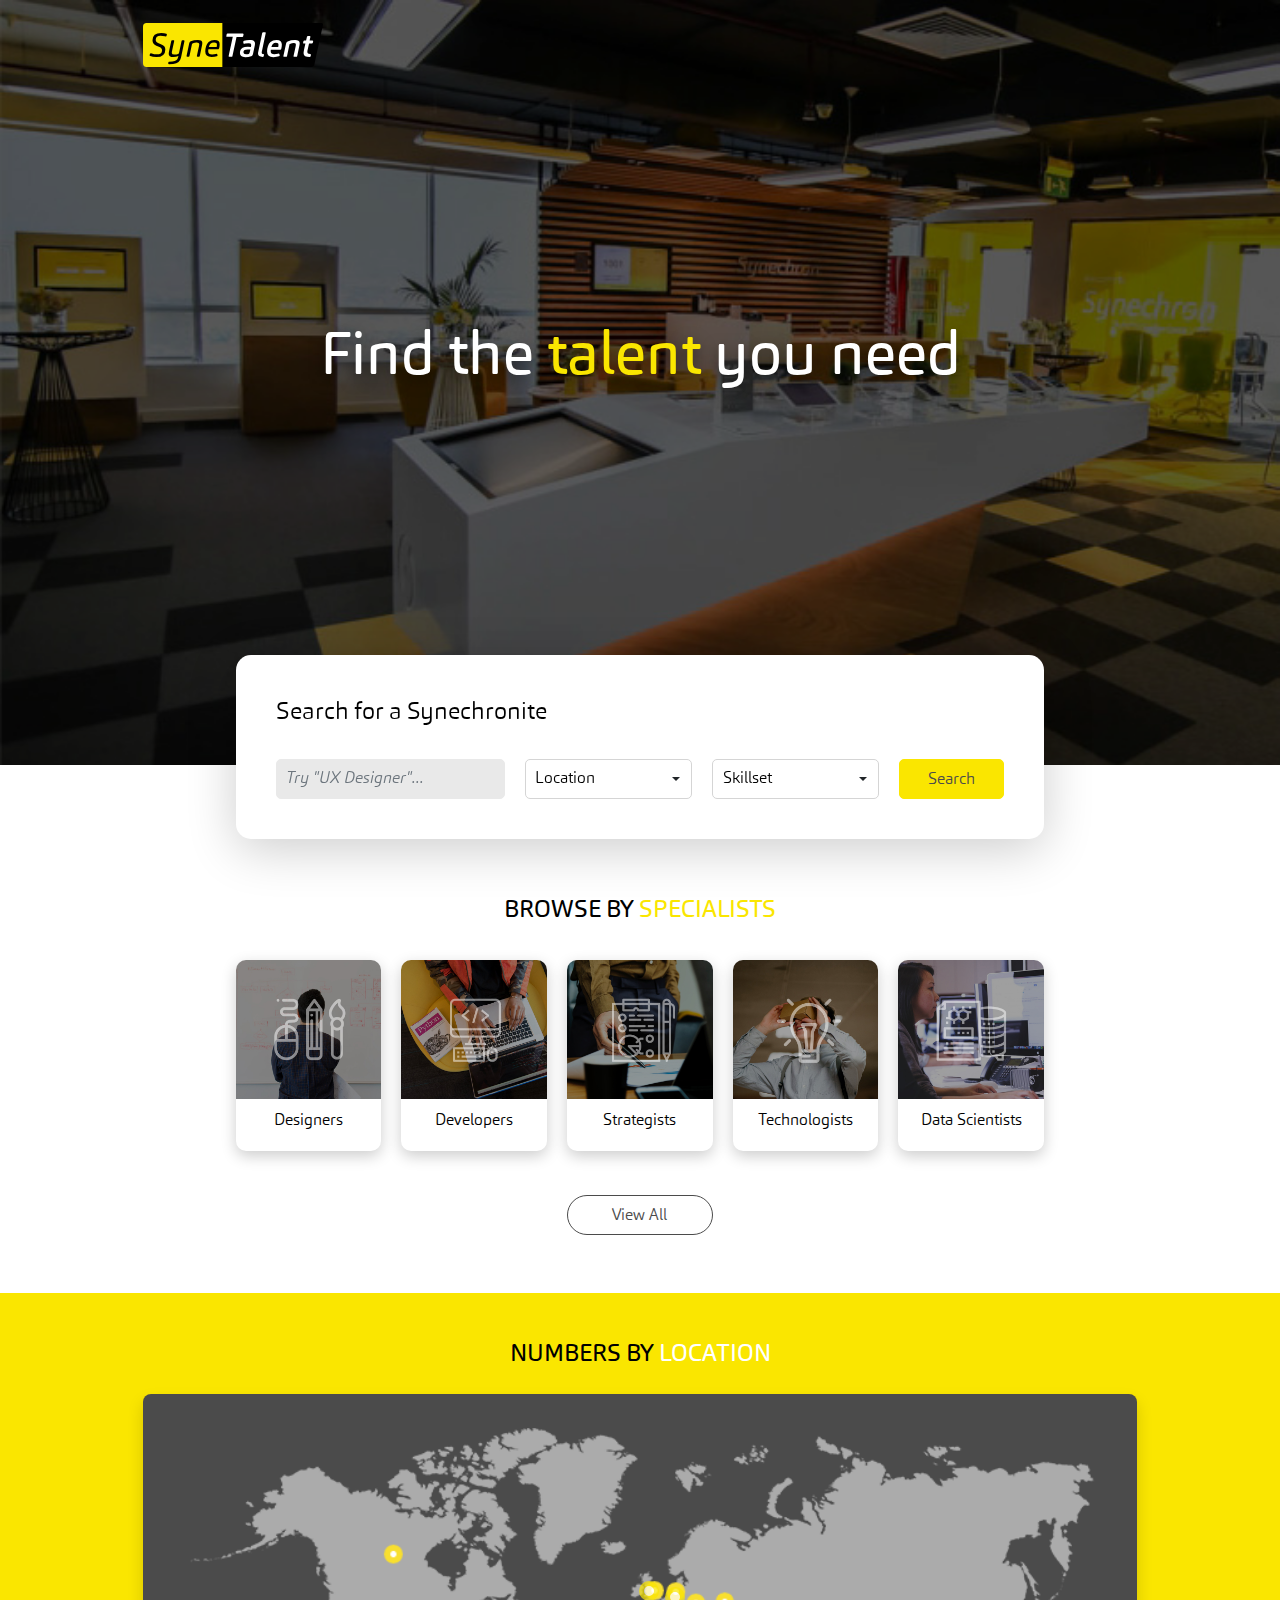
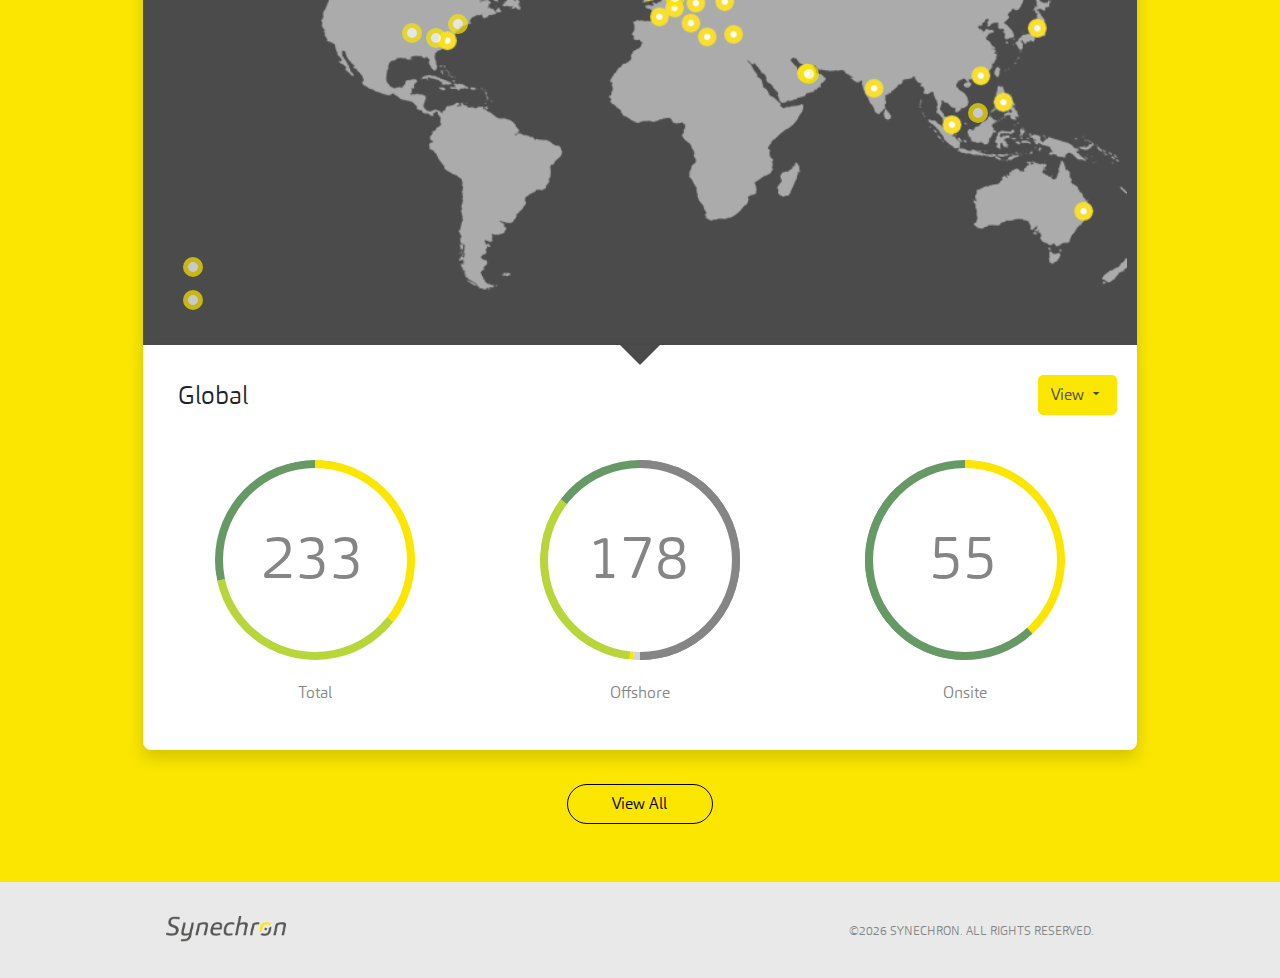
<file: index.html>
<!DOCTYPE html>
<html lang="en">
  <head>
    <title>SyneTalent - Synechron's talent portal</title>
    <meta charset="utf-8">
    <meta name="viewport" content="width=device-width, initial-scale=1, shrink-to-fit=no">

    <link rel="stylesheet" href="css/open-iconic-bootstrap.min.css">
    <link rel="stylesheet" href="css/animate.css">
    <link rel="stylesheet" href="css/owl.carousel.min.css">
    <link rel="stylesheet" href="css/ionicons.min.css">
    <link rel="stylesheet" href="css/flaticon.css">
    <link rel="stylesheet" href="css/icomoon.css">
    <link rel="stylesheet" href="css/style.css">
  </head>
  <body>
  <!-- START nav -->
  <nav class="navbar navbar-expand-lg navbar-dark ftco_navbar bg-dark ftco-navbar-light" id="ftco-navbar">
    <div class="container">
      <a class="navbar-brand" href="index.html">
        <img src="images/logo.svg" width="180px" alt="SyneTalent"/>
      </a>
      <button class="navbar-toggler" type="button" data-toggle="collapse" data-target="#ftco-nav" data-target="#ftco-search" aria-controls="ftco-nav" aria-expanded="false" aria-label="Toggle search">
        <span class="icon-search pr-3"></span>
        <span class="icon-chevron-up pr-3"></span>
      </button>

      <div class="collapse navbar-collapse navsearch" id="ftco-nav">
        <div class="field-icon-wrap navbar-nav ml-auto">
          <div class="icon"><span class="icon-search"></span></div>
          <form method="get" action="search">
            <input type="text" id="search" name="query" class="form-control">
          </form>
        </div>
      </div>
    </div>
  </nav>
  <!-- END nav -->

  <!-- START header -->
  <div class="block-header" style="position: relative;">
    <div class="owl-carousel loop-block-hero ">
      <!-- Hero 1 -->
      <div class="block-hero item" style="background-image: url('images/bg_1.jpg');" data-stellar-background-ratio="0.5">
        <div class="container">
          <div class="row align-items-center">
            <div class="col-md-12">
              <h2 class="heading">Find the <span style="color: #FAE600">talent</span> you need</h2>
            </div>
          </div>
        </div>
      </div>
      <!-- Hero 2 -->
      <div class="block-hero item" style="background-image: url('images/bg_2.jpg');" data-stellar-background-ratio="0.5">
        <div class="container">
          <div class="row align-items-center">
            <div class="col-md-12">
              <h2 class="heading">Find the <span style="color: #FAE600">talent</span> you need</h2>
            </div>
          </div>
        </div>
      </div>
      <!-- Hero 3 -->
      <div class="block-hero item" style="background-image: url('images/bg_3.jpg');" data-stellar-background-ratio="0.5">
        <div class="container">
          <div class="row align-items-center">
            <div class="col-md-12">
              <h2 class="heading">Find the <span style="color: #FAE600">talent</span> you need</h2>
            </div>
          </div>
        </div>
      </div>
    </div>
  </div>
  <!-- END header -->

  <!-- Search box -->
  <div class="container">
      <div class="row">
        <div class="col-md-12 offset-lg-1 col-lg-10">
          <div class="block-quicksearch">
            <form method="get" action="search">
              <div class="row">
                <div class="col-lg-12">
                  <h4>Search for a Synechronite</h4>
                </div>
                <div class="col-md-6 mb-lg-0 col-lg-4">
                  <!-- <label for="search">Search</label> -->
                  <input type="hidden" name="status" value="current">
                  <input type="text" id="search" name="query" class="form-control" placeholder="Try &#34;UX Designer&#34;...">
                </div>

                <div class="col-md-6 mb-md-0 col-lg-3">
                  <!-- <label for="location">Location</label> -->
                  <div class="field-icon-wrap">
                    <div class="icon"><span class="ion-md-arrow-dropdown"></span></div>
                    <select name="location" id="" class="form-control">
                      <option value="" disabled selected>Location</option>
                      <option value="">Any location</option>
                      <option value="" disabled>N.America</option>
                      <option value="NY">New York</option>
                      <option value="NJ">New Jersey</option>
                      <option value="NC">N.Carolina</option>
                      <option value="FL">Florida</option>
                      <option value="TN">Tennessee</option>
                      <option value="VI">Virginia</option>
                      <option value="TO">Toronto</option>
                      <option value="ON">Ontario</option>
                      <option value="QU">Quebec</option>
                      <option value="" disabled>Europe</option>
                      <option value="LO">London</option>
                      <option value="PR">Paris</option>
                      <option value="AM">Amstadam</option>
                      <option value="ZU">Zurich</option>
                      <option value="GE">Geneva</option>
                      <option value="LU">Luxembourg</option>
                      <option value="FF">Frankfurt</option>
                      <option value="MI">Milano</option>
                      <option value="NO">Novi Sad</option>
                      <option value="BU">Budapest</option>
                      <option value="" disabled>Middle East</option>
                      <option value="DB">Dubai</option>
                      <option value="AD">Abu Dhabi</option>
                      <option value="" disabled>Asia-Pacific</option>
                      <option value="PU">Pune</option>
                      <option value="MU">Mumbai</option>
                      <option value="BM">Bengaluru, MEB</option>
                      <option value="BG">Bengaluru, GTP</option>
                      <option value="HY">Hyderabad</option>
                      <option value="CH">Chennai</option>
                      <option value="SG">Singapore</option>
                      <option value="HK">Hong Kong</option>
                      <option value="MN">Manila</option>
                      <option value="TK">Tokyo</option>
                      <option value="NS">New South Wales</option>
                    </select>
                  </div>
                </div>
                <div class="col-md-6 mb-md-0 col-lg-3">
                  <!-- <label for="skills">Skills</label> -->
                  <div class="field-icon-wrap">
                    <div class="icon"><span class="ion-md-arrow-dropdown"></span></div>
                    <select name="skillset" id="" class="form-control">
                      <option value="" disabled selected>Skillset</option>
                      <option value="">Any skillset</option>
                      <option value="digital">Digital</option>
                      <option value="dsg">Data Science</option>
                      <option value="java">Java</option>
                      <option value="microsoft">Microsoft</option>
                      <option value="qa">Quality Assurance</option>
                      <option value="sbc">Business Consulting</option>
                      <option value="ba">Business Analysis</option>
                      <option value="others">Others</option>
                    </select>
                  </div>
                </div>

                <div class="col-md-6 col-lg-2 align-self-end">
                  <button class="btn btn-primary btn-block" type="submit">Search</button>
                </div>
              </div>
            </form>
          </div>
        </div>
      </div>
  </div>
  <!-- END Search box -->

  <!-- Quick links -->
  <div class="site-section" id="quicklinks">
    <div class="container">
       <!-- Quick links header -->
       <div class="row">
          <div class="section-heading mb-4">
            <h4 class="heading">
              BROWSE BY <span style="color: #FAE600">SPECIALISTS</span>
            </h4>
          </div>
       </div>
       <!-- Quick links images -->
       <div class="row">
         <div class="col-sm-6 col-lg-2 offset-lg-1">

            <div class="block-quicklinks hvr-grow">
              <a href="search?designation=designer">
                <div class="image">
                  <img src="images/img_1.jpg" alt="Image placeholder">
                </div>
                <div class="text">
                  <h5 class="heading">Designers</h5>
                </div>
              </a>
            </div>

          </div>
         <div class="col-sm-6 col-lg-2">

            <div class="block-quicklinks hvr-grow">
              <a href="search?designation=developer">
                <div class="image">
                  <img src="images/img_2.jpg" alt="Image placeholder">
                </div>
                <div class="text">
                  <h5 class="heading">Developers</h5>
                </div>
              </a>
            </div>

          </div>
         <div class="col-sm-6 col-lg-2">

            <div class="block-quicklinks hvr-grow">
              <a href="search?designation=analyst">
                <div class="image">
                  <img src="images/img_3.jpg" alt="Image placeholder">
                </div>
                <div class="text">
                  <h5 class="heading">Strategists</h5>
                </div>
              </a>
            </div>

          </div>
         <div class="col-sm-6 col-lg-2">

            <div class="block-quicklinks hvr-grow">
              <a href="search?designation=tech">
                  <div class="image">
                  <img src="images/img_4.jpg" alt="Image placeholder">
                </div>
                <div class="text">
                  <h5 class="heading">Technologists</h5>
                </div>
              </a>
            </div>

          </div>
         <div class="col-sm-6 col-lg-2">

            <div class="block-quicklinks hvr-grow">
              <a href="search?designation=data">
                <div class="image">
                  <img src="images/img_5.jpg" alt="Image placeholder">
                </div>
                <div class="text">
                  <h5 class="heading">Data Scientists</h5>
                </div>
              </a>
            </div>

          </div>
       </div>
       <!-- View all button -->
       <div class="row">
          <div class="mt-4
                      col-6 offset-3
                      col-sm-4 offset-sm-4
                      col-lg-2 offset-lg-5">
            <a href="search"><button class="btn btn-secondary btn-block btn-view">View All</button></a>
          </div>
       </div>
    </div>
  </div>
  <!-- END Quick Links -->

  <!-- START Map -->
  <div class="site-section bg-yellow">
    <div class="container">
      <!-- START Map Header -->
      <div class="row">
        <div class="section-heading mb-4">
          <h4 class="heading">
            NUMBERS BY <span style="color: #fff">LOCATION</span>
          </h4>
        </div>
      </div>
      <div class="row">
        <div class="col-12 bg-dark rounded-top shadow map-box d-none d-sm-block">
          <img class="mt-4 mb-4" src="images/global-map.png" width="100%">
          <div class="overlay">
            <div class="amsterdam-marker">
                <a href="javascript:void(0)">
                  <div class="map-points"></div>  
                  <span class="tooltip">Amsterdam</span>
                </a>
            </div>
            <div class="apac-marker">
                <a href="javascript:void(0)">
                  <div class="map-points"></div>  
                  <div class="tooltip">Asia - Pacific</div>
                </a>
            </div>
            <div class="charlotte-marker">
                <a href="javascript:void(0)">
                  <div class="map-points"></div>  
                  <span class="tooltip">Charlotte</span>
                </a>
            </div>
            <div class="ny-marker">
                <a href="javascript:void(0)">
                  <div class="map-points"></div>  
                  <span class="tooltip">New York</span>
                </a>
            </div>
            <div class="us-marker">
                <a href="javascript:void(0)">
                  <div class="map-points"></div>  
                  <span class="tooltip">US Central</span>
                </a>
            </div>
            <div class="london-marker">
                <a href="javascript:void(0)">
                  <div class="map-points"></div>  
                  <span class="tooltip">London</span>
                </a>
            </div>
            <div class="mideast-marker">
                <a href="javascript:void(0)">
                  <div class="map-points"></div>  
                  <span class="tooltip">Middle East</span>
                </a>
            </div>
            <div class="others-marker">
                <a href="javascript:void(0)">
                  <div class="map-points"></div>  
                  <span class="tooltip show">Others</span>
                </a>
            </div>
            <div class="visa-marker">
                <a href="javascript:void(0)">
                  <div class="map-points"></div>  
                  <span class="tooltip show">H1/L1 Visa</span>
                </a>
            </div>
          </div>
        </div>
        <div class="col-12 bg-white rounded-top shadow map-box d-sm-none">
            <div class="row text-center">
                <div class="col-12">
                  <select name="skillset" id="" class="form-control">
                    <option value="" disabled selected>Region</option>
                    <option value="">Global</option>
                    <option value="">Amsterdam</option>
                    <option value="">APAC</option>
                    <option value="">Charlotte</option>
                    <option value="">London</option>
                    <option value="">Middle East</option>
                    <option value="">New York</option>
                    <option value="">US Central</option>
                    <option value="">Others</option>
                    <option value="">H1/L1 Visa</option>
                  </select> 
                </div>
            </div>
        </div>
        <div class="block-location col-12 bg-white rounded-bottom shadow">
          <div class="arrow-down-dark d-none d-sm-block"></div>
          <div class="row">
            <div class="col-6">
              <span class="region-heading">Global</span>
            </div>
            <div class="col-6">
              <div class="toggle-stats text-right">
                  <div class="dropdown">
                    <button class="btn btn-primary dropdown-toggle" type="button" data-toggle="dropdown">
                      View <span class="icon-arrow_drop_down"></span>
                    </button>
                    <ul class="dropdown-menu">
                      <li id="bench-option" class="dropdown-item active" onclick="toggleView('bench')"><a href="javascript:;">Bench</a></li>
                      <li id="skills-option" class="dropdown-item" onclick="toggleView('skills')"><a href="javascript:;">Skills</a></li>
                    </ul>
                  </div>
              </div>
            </div>
          </div>
          <div id="global-bench" class="bench-view show">
            <div class="row">
              <div class="col-12 col-md-4">
                <div class="chartbox">
                  <div id="chart" chart-type="donut", 
                    data-chart-max="233", 
                    data-chart-segments='{  "0":["0","83","#fae600"],  "1":["83","84","#b8d53a"],  "2":["167","66","#669966"]}',
                    data-chart-caption="Total",
                    data-chart-text="233">
                  </div>
                </div>
              </div>
              <div class="col-12 col-md-4">
                <div class="chartbox">
                  <div id="chart2" chart-type="donut", 
                    data-chart-max="178", 
                    data-chart-segments='{  "0":["0","89","#858585"],  "1":["89","2","#d5d5d5"],  "2":["91","1","#fae600"],  "3":["92","60","#b8d53a"],  "4":["152","26", "#669966"]  }',
                    data-chart-caption="Offshore",
                    data-chart-text="178">
                  </div>
                </div>
              </div>
              <div class="col-12 col-md-4">
                <div class="chartbox">
                  <div id="chart3" chart-type="donut",
                    data-chart-max="55",
                    data-chart-segments='{ "0":["0","21","#fae600"], "1":["21","34","#669966"] }',
                    data-chart-caption="Onsite",
                    data-chart-text="55">
                  </div>
                </div>
              </div>
            </div>
          </div>
          <div id="global-skills" class="skills-view">
            <div class="skill-box">
              <div class="skill">
                  <div class="heading"><span class="icon-minus"></span> &nbsp; Digital</div>
                  <div class="row bg-white">
                      <div class="col-12 col-md-4">
                        <div class="chartbox">
                          <div id="chart4" chart-type="donut", 
                            data-chart-max="24", 
                            data-chart-segments='{  "0":["0","11","#fae600"],  "1":["11","6","#b8d53a"],  "2":["17","7","#669966"]}',
                            data-chart-caption="Total",
                            data-chart-text="24">
                          </div>
                        </div>
                      </div>
                      <div class="col-12 col-md-4">
                        <div class="chartbox">
                          <div id="chart5" chart-type="donut", 
                            data-chart-max="15", 
                            data-chart-segments='{  "0":["0","13","#858585"],  "1":["13","0","#d5d5d5"],  "2":["13","0","#fae600"],  "3":["13","1","#b8d53a"],  "4":["14","1", "#669966"]  }',
                            data-chart-caption="Offshore",
                            data-chart-text="15">
                          </div>
                        </div>
                      </div>
                      <div class="col-12 col-md-4">
                        <div class="chartbox">
                          <div id="chart6" chart-type="donut",
                            data-chart-max="9",
                            data-chart-segments='{ "0":["0","4","#fae600"], "1":["4","5","#669966"] }',
                            data-chart-caption="Onsite",
                            data-chart-text="9">
                          </div>
                        </div>
                      </div>
                    </div>
              </div>
              <div class="skill">
                <div class="heading"><span class="icon-plus"></span> &nbsp; Data Science</div>
              </div>
              <div class="skill">
                <div class="heading"><span class="icon-plus"></span> &nbsp; Java</div>
              </div>
              <div class="skill">
                <div class="heading"><span class="icon-plus"></span> &nbsp; Microsoft</div>
              </div>
              <div class="skill">
                <div class="heading"><span class="icon-plus"></span> &nbsp; Others</div>
              </div>
              <div class="skill">
                <div class="heading"><span class="icon-plus"></span> &nbsp; Quality Assurance</div>
              </div>
              <div class="skill">
                <div class="heading"><span class="icon-plus"></span> &nbsp; Business Consulting</div>
              </div>
            </div>
              
            </div>
        </div>
      </div>
      <div class="row">
         <div class="mt-4
                    col-6 offset-3
                    col-sm-4 offset-sm-4
                    col-lg-2 offset-lg-5">
           <a href="search"><button class="btn btn-outline-primary btn-block btn-view">View All</button></a>
         </div>
      </div>
    </div>
  </div>
  <!-- END Map -->

  <!-- START Footer -->
  <footer class="footer">
    <div class="container">
      <div class="row">
          <div class="col-12 col-lg-2 text-center">
            <img src="images/logo.png" width="120px">
          </div>
          <div class="col-12 offset-lg-6 col-lg-4 text-center pt-3">
            &copy;<script>document.write(new Date().getFullYear());</script> SYNECHRON. ALL RIGHTS RESERVED.
          </div>
      </div>
    </div>
  </footer>
  <!-- END Footer -->

  <!-- loader -->
  <div id="ftco-loader" class="show fullscreen">
      <svg class="circular" width="48px" height="48px">
        <circle class="path-bg" cx="24" cy="24" r="22" fill="none" stroke-width="4" stroke="#eeeeee"/>
        <circle class="path" cx="24" cy="24" r="22" fill="none" stroke-width="4" stroke-miterlimit="10" stroke="#000"/>
      </svg>
  </div>

  <script src="js/jquery.min.js"></script>
  <script src="js/jquery-migrate-3.0.1.min.js"></script>
  <script src="js/popper.min.js"></script>
  <script src="js/bootstrap.min.js"></script>
  <script src="js/jquery.easing.1.3.js"></script>
  <script src="js/jquery.waypoints.min.js"></script>
  <script src="js/jquery.stellar.min.js"></script>
  <script src="js/owl.carousel.min.js"></script>

  <script src="js/main.js"></script>
  <script src="js/donut.js"></script>
  </body>
</html>
</file>
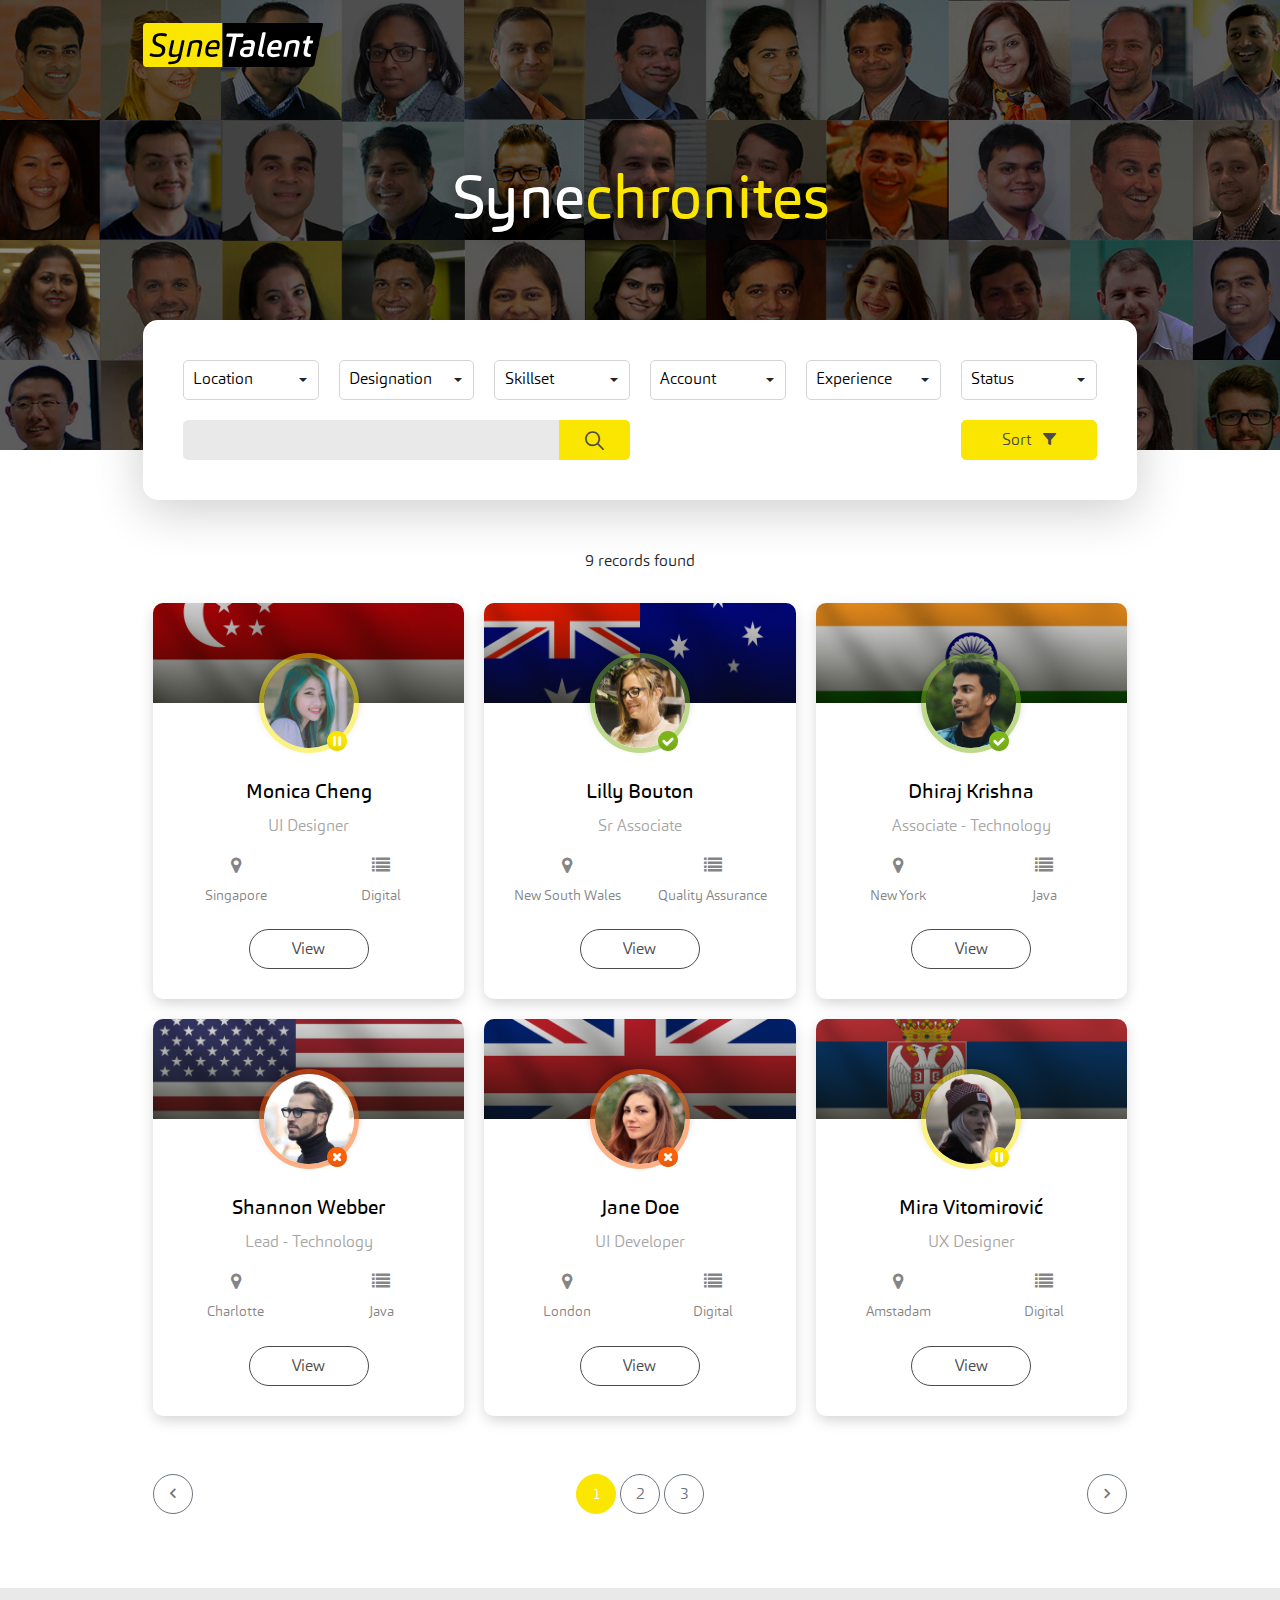
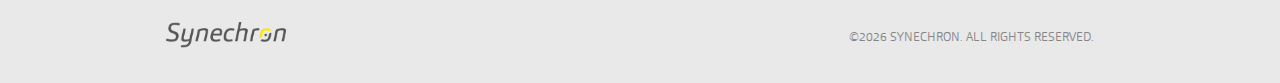
<file: search.html>
<!DOCTYPE html>
<html lang="en">
  <head>
    <title>SyneTalent - Synechron's talent portal</title>
    <meta charset="utf-8">
    <meta name="viewport" content="width=device-width, initial-scale=1, shrink-to-fit=no">

    <link rel="stylesheet" href="css/open-iconic-bootstrap.min.css">
    <link rel="stylesheet" href="css/animate.css">
    <link rel="stylesheet" href="css/owl.carousel.min.css">
    <link rel="stylesheet" href="css/ionicons.min.css">
    <link rel="stylesheet" href="css/flaticon.css">
    <link rel="stylesheet" href="css/icomoon.css">
    <link rel="stylesheet" href="css/flags/flags.min.css">
    <link rel="stylesheet" href="css/style.css">
  </head>
  <body>

  <!-- START nav -->
  <nav class="navbar navbar-expand-lg navbar-dark ftco_navbar bg-dark ftco-navbar-light" id="ftco-navbar">
    <div class="container">
      <a class="navbar-brand" href="index.html">
        <img src="images/logo.svg" width="180px" alt="SyneTalent"/>
      </a>
      <button class="navbar-toggler" type="button" data-toggle="collapse" data-target="#ftco-nav" aria-controls="ftco-nav" aria-expanded="false" aria-label="Toggle navigation">
        <span class="icon-search pr-3"></span>
        <span class="icon-chevron-up pr-3"></span>
      </button>

      <div class="collapse navbar-collapse navsearch" id="ftco-nav">
        <div class="field-icon-wrap navbar-nav ml-auto">
          <div class="icon"><span class="icon-search"></span></div>
          <form method="get" action="search">
            <input type="text" id="search" name="query" class="form-control">
          </form>
        </div>
      </div>
    </div>
  </nav>
  <!-- END nav -->


  <!-- START header -->
  <div class="block-hero-short item" style="background-image: url('images/bg_2.jpg');" data-stellar-background-ratio="0.5">
    <div class="container">
      <div class="row align-items-center">
        <div class="col-md-12">
              <h2 class="heading mt-1">Syne<span style="color: #FAE600">chronites</span></h2>
        </div>
      </div>
    </div>
  </div>
  <!-- END header -->

  <!-- Search box -->
  <div class="container">
      <div class="block-search">
            <form method="get" action="search">
              <div class="row">
                <div id="filter1" class="col-6 col-md-4 col-lg-2 mobile-hide">
                  <div class="field-icon-wrap">
                    <div class="icon"><span class="ion-md-arrow-dropdown"></span></div>
                    <select name="location" id="" class="form-control">
                      <option value="" disabled selected>Location</option>
                      <option value="">Any location</option>
                      <option value="" disabled>N.America</option>
                      <option value="NY">New York</option>
                      <option value="NJ">New Jersey</option>
                      <option value="NC">N.Carolina</option>
                      <option value="FL">Florida</option>
                      <option value="TN">Tennessee</option>
                      <option value="VI">Virginia</option>
                      <option value="TO">Toronto</option>
                      <option value="ON">Ontario</option>
                      <option value="QU">Quebec</option>
                      <option value="" disabled>Europe</option>
                      <option value="LO">London</option>
                      <option value="PR">Paris</option>
                      <option value="AM">Amstadam</option>
                      <option value="ZU">Zurich</option>
                      <option value="GE">Geneva</option>
                      <option value="LU">Luxembourg</option>
                      <option value="FF">Frankfurt</option>
                      <option value="MI">Milano</option>
                      <option value="NO">Novi Sad</option>
                      <option value="BU">Budapest</option>
                      <option value="" disabled>Middle East</option>
                      <option value="DB">Dubai</option>
                      <option value="AD">Abu Dhabi</option>
                      <option value="" disabled>Asia-Pacific</option>
                      <option value="PU">Pune</option>
                      <option value="MU">Mumbai</option>
                      <option value="BM">Bengaluru, MEB</option>
                      <option value="BG">Bengaluru, GTP</option>
                      <option value="HY">Hyderabad</option>
                      <option value="CH">Chennai</option>
                      <option value="SG">Singapore</option>
                      <option value="HK">Hong Kong</option>
                      <option value="MN">Manila</option>
                      <option value="TK">Tokyo</option>
                      <option value="NS">New South Wales</option>
                    </select>
                  </div>
                </div>
                <div id="filter2" class="col-6 col-md-4 col-lg-2 mobile-hide">
                  <div class="field-icon-wrap">
                    <div class="icon"><span class="ion-md-arrow-dropdown"></span></div>
                    <select name="designation" id="" class="form-control">
                      <option value="" disabled selected>Designation</option>
                      <option value="">Any designation</option>
                      <option value="designer">Designer</option>
                      <option value="developer">Developer</option>
                      <option value="analyst">Strategists</option>
                      <option value="tech">Technologists</option>
                      <option value="data">Data Scientists</option>
                      <option value="others">Others</option>
                    </select>
                  </div>
                </div>
                <div id="filter3" class="col-6 col-md-4 col-lg-2 mobile-hide">
                  <div class="field-icon-wrap">
                    <div class="icon"><span class="ion-md-arrow-dropdown"></span></div>
                    <select name="skillset" id="" class="form-control">
                      <option value="" disabled selected>Skillset</option>
                      <option value="">Any skillset</option>
                      <option value="digital">Digital</option>
                      <option value="dsg">Data Science</option>
                      <option value="java">Java</option>
                      <option value="microsoft">Microsoft</option>
                      <option value="qa">Quality Assurance</option>
                      <option value="sbc">Business Consulting</option>
                      <option value="ba">Business Analysis</option>
                      <option value="others">Others</option>
                    </select>
                  </div>
                </div>
                <div id="filter4" class="col-6 col-md-4 col-lg-2 mobile-hide">
                  <div class="field-icon-wrap">
                    <div class="icon"><span class="ion-md-arrow-dropdown"></span></div>
                    <select name="acct" id="" class="form-control">
                      <option value="" disabled selected>Account</option>
                      <option value="">Any account</option>
                      <option value="Dubai">Dubai</option>
                      <option value="Charlotte">Charlotte</option>
                      <option value="APAC">APAC</option>
                      <option value="London">London</option>
                      <option value="H1">H1/L1</option>
                    </select>
                  </div>
                </div>
                <div id="filter5" class="col-6 col-md-4 col-lg-2 mobile-hide">
                  <div class="field-icon-wrap">
                    <div class="icon"><span class="ion-md-arrow-dropdown"></span></div>
                    <select name="exp" id="" class="form-control">
                      <option value="" disabled selected>Experience</option>
                      <option value="">Any experience</option>
                      <option value="jr">Junior</option>
                      <option value="md">Middle</option>
                      <option value="sr">Senior</option>
                    </select>
                  </div>
                </div>
                <div id="filter6" class="col-6 col-md-4 col-lg-2 mobile-hide">
                  <div class="field-icon-wrap">
                    <div class="icon"><span class="ion-md-arrow-dropdown"></span></div>
                    <select name="status" id="" class="form-control">
                      <option value="" disabled selected>Status</option>
                      <option value="">Any status</option>
                      <option value="current">Current</option>
                      <option value="blocked">Blocked</option>
                      <option value="billed">Billed</option>
                    </select>
                  </div>
                </div>
                <div class="col-md-6 col-lg-6">
                  <div class="form-group">
                    <input type="text" class="form-control search" id="search" name="query" class="form-control">
                    <button class="btn btn-primary submit" type="submit"><span class="ion-ios-search"></span></button>
                  </div>
                </div>
                <div id="sort" class="col-4 offset-sm-4 col-md-2 mobile-hide">
                  <div class="dropdown">
                    <button class="btn btn-primary btn-block dropdown-toggle" type="button" data-toggle="dropdown">
                      Sort &nbsp; <span class="ion-ios-funnel"></span>
                    </button>
                    <ul class="dropdown-menu">
                      <li class="dropdown-header">Name</li>
                      <li class="dropdown-item active"><a href="#">A - Z</a></li>
                      <li class="dropdown-item"><a href="#">Z - A</a></li>
                      <li class="dropdown-divider"></li>
                      <li class="dropdown-header">Location</li>
                      <li class="dropdown-item"><a href="#">A - Z</a></li>
                      <li class="dropdown-item"><a href="#">Z - A</a></li>
                      <li class="dropdown-divider"></li>
                      <li class="dropdown-header">Nationality</li>
                      <li class="dropdown-item"><a href="#">A - Z</a></li>
                      <li class="dropdown-item"><a href="#">Z - A</a></li>
                    </ul>
                  </div>
                </div>
                <div class="toggle col-12 d-xs-block d-sm-none">
                  <div id="show-filters" class="text-center" onclick="toggleHide()">
                    Filters and Sort<br><span class="icon-chevron-down"></span>
                  </div>
                  <div id="hide-filters" class="text-center mobile-hide" onclick="toggleHide()">
                    <span class="icon-chevron-up"></span><br>Hide
                  </div>
                </div>
              </div>
            </form>
          </div>
  </div>
  <!-- END Search box -->

  <!-- START Listing -->
  <div class="site-section">

    <div class="container">
      <div class="text-center">
        <p id="records">No records found</p>
      </div>
      <div id="listing" class="row"></div>
      <div id="pagination" class="row pagination-box">
        <div class="col-md-12 pt-5">
          <ul class="pagination custom-pagination">
            <li class="page-item prev">
              <a class="page-link" href="javascript:void(0)"><i class="icon-keyboard_arrow_left"></i></a>
            </li>
            <li class="page-item active">
              <a class="page-link" href="javascript:void(0)">1</a>
            </li>
            <li class="page-item"><a class="page-link" href="javascript:void(0)">2</a></li>
            <li class="page-item"><a class="page-link" href="javascript:void(0)">3</a></li>
            <li class="page-item next"><a class="page-link" href="javascript:void(0)"><i class="icon-keyboard_arrow_right"></i></a></li>
          </ul>


        </div>
      </div>
  </div>
  </div>
  <!-- END Listing -->

  <!-- START Footer -->
  <footer class="footer">
    <div class="container">
      <div class="row">
          <div class="col-12 col-lg-2 text-center">
            <img src="images/logo.png" width="120px">
          </div>
          <div class="col-12 offset-lg-6 col-lg-4 text-center pt-3">
            &copy;<script>document.write(new Date().getFullYear());</script> SYNECHRON. ALL RIGHTS RESERVED.
          </div>
      </div>
    </div>
  </footer>
  <!-- End footer -->

  <!-- loader -->
  <div id="ftco-loader" class="show fullscreen">
    <svg class="circular" width="48px" height="48px">
      <circle class="path-bg" cx="24" cy="24" r="22" fill="none" stroke-width="4" stroke="#eeeeee"/>
      <circle class="path" cx="24" cy="24" r="22" fill="none" stroke-width="4" stroke-miterlimit="10" stroke="#000"/>
    </svg>
  </div>


  <script src="js/jquery.min.js"></script>
  <script src="js/jquery-migrate-3.0.1.min.js"></script>
  <script src="js/popper.min.js"></script>
  <script src="js/bootstrap.min.js"></script>
  <script src="js/jquery.easing.1.3.js"></script>
  <script src="js/jquery.waypoints.min.js"></script>
  <script src="js/jquery.stellar.min.js"></script>
  <script src="js/owl.carousel.min.js"></script>

  <script src="js/main.js"></script>
  <script src="js/search.js"></script>
  </body>
</html>
</file>
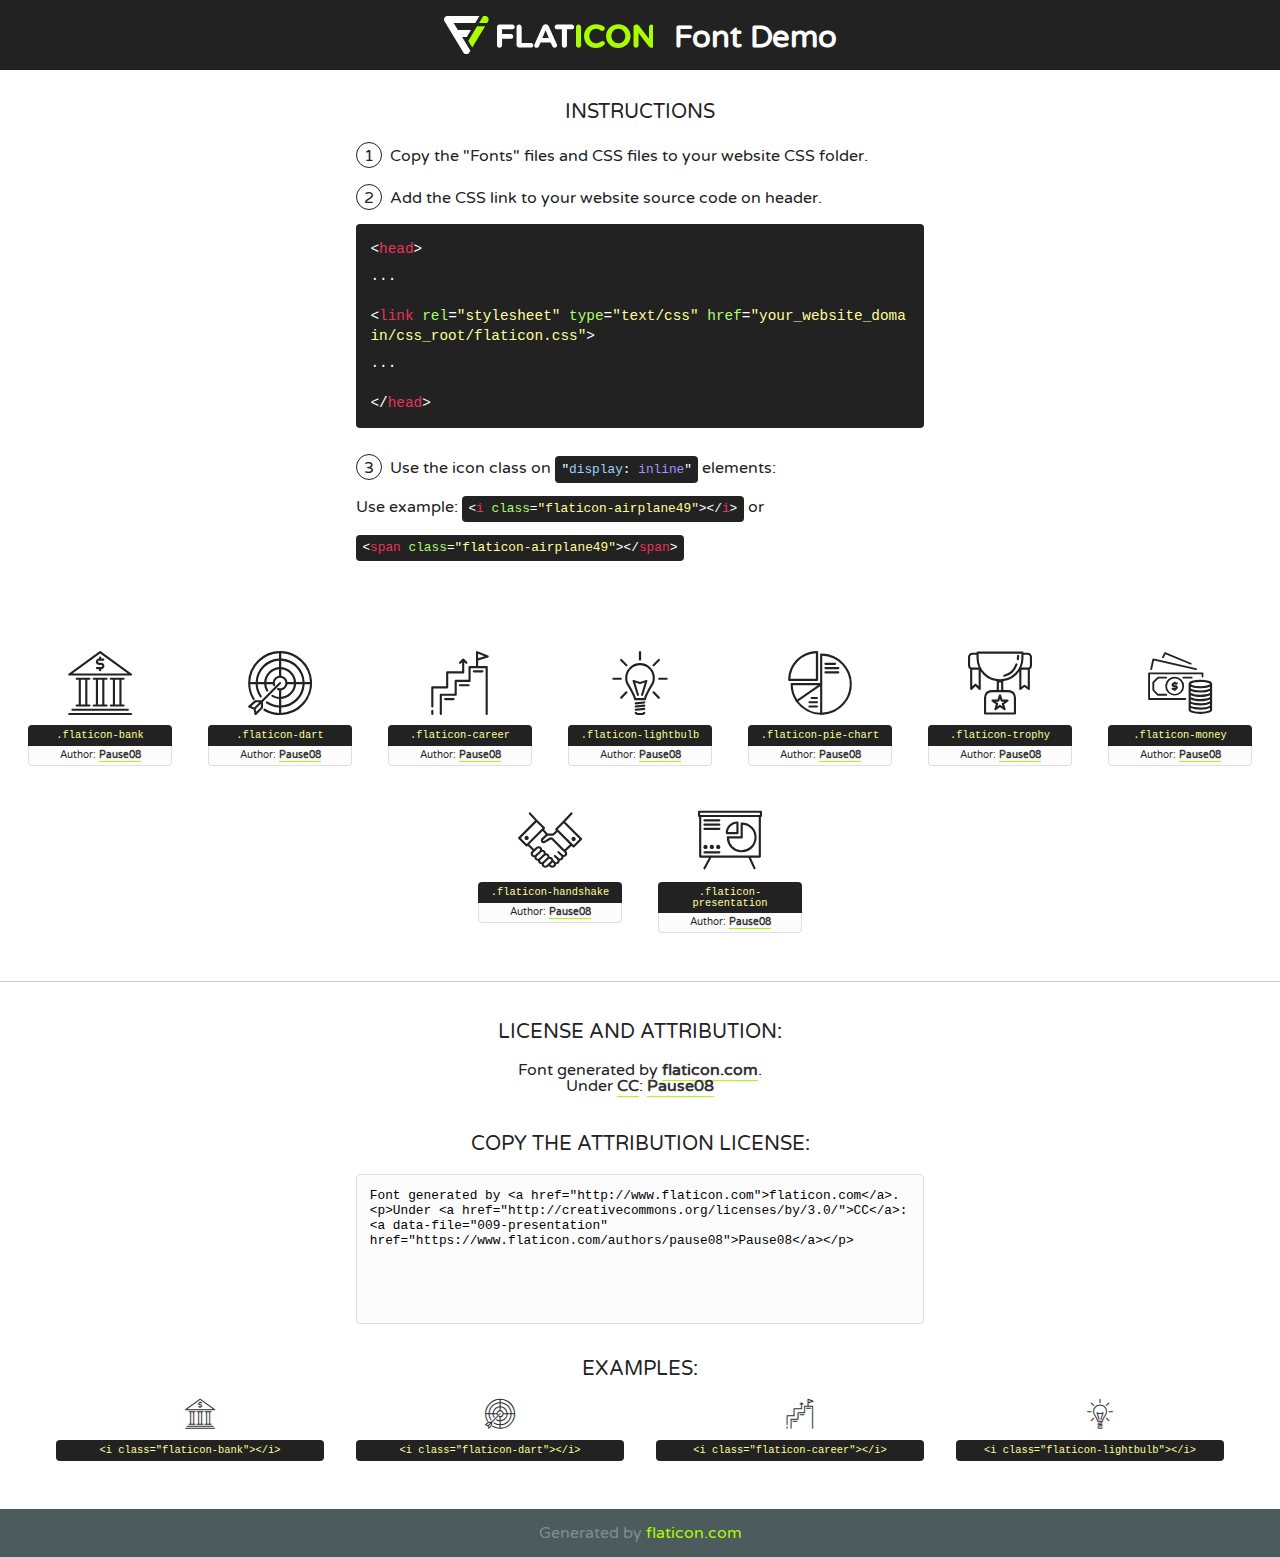
<file: fonts/flaticon-backup/font/flaticon.html>
<!DOCTYPE html>
<!--
  Flaticon icon font: Flaticon
  Creation date: 22/05/2018 03:49
-->
<html>
<!DOCTYPE html>
<html>

<head>
    <title>Flaticon WebFont</title>
    <link href="http://fonts.googleapis.com/css?family=Varela+Round" rel="stylesheet" type="text/css" />
    <link rel="stylesheet" type="text/css" href="flaticon.css">
    <meta charset="UTF-8">
    <style>
    html, body, div, span, applet, object, iframe,
    h1, h2, h3, h4, h5, h6, p, blockquote, pre,
    a, abbr, acronym, address, big, cite, code,
    del, dfn, em, img, ins, kbd, q, s, samp,
    small, strike, strong, sub, sup, tt, var,
    b, u, i, center,
    dl, dt, dd, ol, ul, li,
    fieldset, form, label, legend,
    table, caption, tbody, tfoot, thead, tr, th, td,
    article, aside, canvas, details, embed, 
    figure, figcaption, footer, header, hgroup, 
    menu, nav, output, ruby, section, summary,
    time, mark, audio, video {
        margin: 0;
        padding: 0;
        border: 0;
        font-size: 100%;
        font: inherit;
        vertical-align: baseline;
    }
    /* HTML5 display-role reset for older browsers */
    article, aside, details, figcaption, figure, 
    footer, header, hgroup, menu, nav, section {
        display: block;
    }
    body {
        line-height: 1;
    }
    ol, ul {
        list-style: none;
    }
    blockquote, q {
        quotes: none;
    }
    blockquote:before, blockquote:after,
    q:before, q:after {
        content: '';
        content: none;
    }
    table {
        border-collapse: collapse;
        border-spacing: 0;
    }
    body {
        font-family: 'Varela Round', Helvetica, Arial, sans-serif;
        font-size: 16px;
        color: #222;
    }
    a {
        color: #333;
        border-bottom: 1px solid #a9fd00;
        font-weight: bold;
        text-decoration: none;
    }
    * {
        -moz-box-sizing: border-box;
        -webkit-box-sizing: border-box;
        box-sizing: border-box;
        margin: 0;
        padding: 0;
    }
    [class^="flaticon-"]:before, [class*=" flaticon-"]:before, [class^="flaticon-"]:after, [class*=" flaticon-"]:after {
        font-family: Flaticon;
        font-size: 30px;
        font-style: normal;
        margin-left: 20px;
        color: #333;
    }
    .wrapper {
        max-width: 600px;
        margin: auto;
        padding: 0 1em;
    }
    .title {
        font-size: 1.25em;
        text-align: center;
        margin-bottom: 1em;
        text-transform: uppercase;
    }
    header {
        text-align: center;
        background-color: #222;
        color: #fff;
        padding: 1em;
    }
    header .logo {
        width: 210px;
        height: 38px;
        display: inline-block;
        vertical-align: middle;
        margin-right: 1em;
        border: none;
    }
    header strong {
        font-size: 1.95em;
        font-weight: bold;
        vertical-align: middle;
        margin-top: 5px;
        display: inline-block;
    }
    .demo {
        margin: 2em auto;
        line-height: 1.25em;
    }
    .demo ul li {
        margin-bottom: 1em;
    }
    .demo ul li .num {
        color: #222;
        border-radius: 20px;
        display: inline-block;
        width: 26px;
        padding: 3px;
        height: 26px;
        text-align: center;
        margin-right: 0.5em;
        border: 1px solid #222;
    }
    .demo ul li code {
        background-color: #222;
        border-radius: 4px;
        padding: 0.25em 0.5em;
        display: inline-block;
        color: #fff;
        font-family: Consolas,Monaco,Lucida Console,Liberation Mono,DejaVu Sans Mono,Bitstream Vera Sans Mono,Courier New, monospace;
        font-weight: lighter;
        margin-top: 1em;
        font-size: 0.8em;
        word-break: break-all;
    }
    .demo ul li code.big {
        padding: 1em;
        font-size: 0.9em;
    }
    .demo ul li code .red {
        color: #EF3159;
    }
    .demo ul li code .green {
        color: #ACFF65;
    }
    .demo ul li code .yellow {
        color: #FFFF99;
    }
    .demo ul li code .blue {
        color: #99D3FF;
    }
    .demo ul li code .purple {
        color: #A295FF;
    }
    .demo ul li code .dots {
        margin-top: 0.5em;
        display: block;
    }
    #glyphs {
        border-bottom: 1px solid #ccc;
        padding: 2em 0;
        text-align: center;
    }
    .glyph {
        display: inline-block;
        width: 9em;
        margin: 1em;
        text-align: center;
        vertical-align: top;
        background: #FFF;
    }
    .glyph .glyph-icon {
        padding: 10px;
        display: block;
        font-family:"Flaticon";
        font-size: 64px;
        line-height: 1;
    }
    .glyph .glyph-icon:before {
        font-size: 64px;
        color: #222;
        margin-left: 0;
    }
    .class-name {
        font-size: 0.65em;
        background-color: #222;
        color: #fff;
        border-radius: 4px 4px 0 0;
        padding: 0.5em;
        color: #FFFF99;
        font-family: Consolas,Monaco,Lucida Console,Liberation Mono,DejaVu Sans Mono,Bitstream Vera Sans Mono,Courier New, monospace;
    }
    .author-name {
        font-size: 0.6em;
        background-color: #fcfcfd;
        border: 1px solid #DEDEE4;
        border-top: 0;
        border-radius: 0 0 4px 4px;
        padding: 0.5em;
    }
    .class-name:last-child {
        font-size: 10px;
        color:#888;
    }
    .class-name:last-child a {
        font-size: 10px;
        color:#555;
    }
    .class-name:last-child a:hover {
        color:#a9fd00;
    }
    .glyph > input {
        display: block;
        width: 100px;
        margin: 5px auto;
        text-align: center;
        font-size: 12px;
        cursor: text;
    }
    .glyph > input.icon-input {
        font-family:"Flaticon";
        font-size: 16px;
        margin-bottom: 10px;
    }
    .attribution .title {
        margin-top: 2em;
    }
    .attribution textarea {
        background-color: #fcfcfd;
        padding: 1em;
        border: none;
        box-shadow: none;
        border: 1px solid #DEDEE4;
        border-radius: 4px;
        resize: none;
        width: 100%;
        height: 150px;
        font-size: 0.8em;
        font-family: Consolas,Monaco,Lucida Console,Liberation Mono,DejaVu Sans Mono,Bitstream Vera Sans Mono,Courier New, monospace;
        -webkit-appearance: none;
    }
    .iconsuse {
        margin: 2em auto;
        text-align: center;
        max-width: 1200px;
    }
    .iconsuse:after {
        content: '';
        display: table;
        clear: both;
    }
    .iconsuse .image {
        float: left;
        width: 25%;
        padding: 0 1em;
    }
    .iconsuse .image p {
        margin-bottom: 1em;
    }
    .iconsuse .image span {
        display: block;
        font-size: 0.65em;
        background-color: #222;
        color: #fff;
        border-radius: 4px;
        padding: 0.5em;
        color: #FFFF99;
        margin-top: 1em;
        font-family: Consolas,Monaco,Lucida Console,Liberation Mono,DejaVu Sans Mono,Bitstream Vera Sans Mono,Courier New, monospace;
    }
    #footer {
        text-align: center;
        background-color: #4C5B5C;
        color: #7c9192;
        padding: 1em;
    }
    #footer a {
        border: none;
        color: #a9fd00;
        font-weight: normal;
    }
    @media (max-width: 960px) {
        .iconsuse .image {
            width: 50%;
        }
    }
    @media (max-width: 560px) {
        .iconsuse .image {
            width: 100%;
        }
    }
    </style>
</head>

<body class="characters-off">

    <header>
        <a href="http://www.flaticon.com" target="_blank" class="logo">
            <svg version="1.1" xmlns="http://www.w3.org/2000/svg" xmlns:xlink="http://www.w3.org/1999/xlink" xmlns:a="http://ns.adobe.com/AdobeSVGViewerExtensions/3.0/" viewBox="0 0 560.875 102.036" enable-background="new 0 0 560.875 102.036" xml:space="preserve">
                <defs>
                </defs>
                <g>
                    <g class="letters">
                        <path fill="#ffffff" d="M141.596,29.675c0-3.777,2.985-6.767,6.764-6.767h34.438c3.426,0,6.15,2.728,6.15,6.15
                        c0,3.43-2.724,6.149-6.15,6.149h-27.674v13.091h23.719c3.429,0,6.151,2.724,6.151,6.15c0,3.43-2.723,6.149-6.151,6.149h-23.719
                        v17.574c0,3.773-2.986,6.761-6.764,6.761c-3.779,0-6.764-2.989-6.764-6.761V29.675z"></path>
                        <path fill="#ffffff" d="M193.844,29.149c0-3.781,2.985-6.767,6.764-6.767c3.776,0,6.763,2.985,6.763,6.767v42.957h25.039
                        c3.426,0,6.149,2.726,6.149,6.153c0,3.425-2.723,6.15-6.149,6.15h-31.802c-3.779,0-6.764-2.986-6.764-6.768V29.149z"></path>
                        <path fill="#ffffff" d="M241.891,75.71l21.438-48.407c1.492-3.341,4.215-5.357,7.906-5.357h0.792
                        c3.686,0,6.323,2.017,7.815,5.357l21.439,48.407c0.436,0.967,0.701,1.845,0.701,2.723c0,3.602-2.809,6.501-6.414,6.501
                        c-3.161,0-5.269-1.845-6.499-4.655l-4.132-9.661h-27.059l-4.301,10.102c-1.144,2.631-3.426,4.214-6.237,4.214
                        c-3.517,0-6.24-2.81-6.24-6.325C241.1,77.64,241.451,76.677,241.891,75.71z M279.932,58.666l-8.521-20.297l-8.526,20.297H279.932
                        z"></path>
                        <path fill="#ffffff" d="M314.864,35.387H301.86c-3.429,0-6.239-2.813-6.239-6.238c0-3.429,2.811-6.24,6.239-6.24h39.533
                        c3.426,0,6.237,2.811,6.237,6.24c0,3.425-2.811,6.238-6.237,6.238h-13.001v42.785c0,3.773-2.99,6.761-6.764,6.761
                        c-3.779,0-6.764-2.989-6.764-6.761V35.387z"></path>
                        <path fill="#A9FD00" d="M352.615,29.149c0-3.781,2.985-6.767,6.767-6.767c3.774,0,6.761,2.985,6.761,6.767v49.024
                        c0,3.773-2.987,6.761-6.761,6.761c-3.781,0-6.767-2.989-6.767-6.761V29.149z"></path>
                        <path fill="#A9FD00" d="M374.132,53.836v-0.179c0-17.481,13.178-31.801,32.065-31.801c9.22,0,15.459,2.458,20.557,6.238
                        c1.402,1.054,2.637,2.985,2.637,5.357c0,3.692-2.985,6.59-6.681,6.59c-1.845,0-3.071-0.702-4.044-1.319
                        c-3.776-2.813-7.729-4.393-12.562-4.393c-10.364,0-17.831,8.611-17.831,19.154v0.173c0,10.542,7.291,19.329,17.831,19.329
                        c5.715,0,9.492-1.756,13.359-4.834c1.049-0.874,2.458-1.491,4.039-1.491c3.429,0,6.325,2.813,6.325,6.236
                        c0,2.106-1.056,3.78-2.282,4.834c-5.539,4.834-12.036,7.733-21.878,7.733C387.572,85.464,374.132,71.493,374.132,53.836z"></path>
                        <path fill="#A9FD00" d="M433.009,53.836v-0.179c0-17.481,13.79-31.801,32.766-31.801c18.981,0,32.592,14.143,32.592,31.628v0.173
                        c0,17.483-13.785,31.807-32.769,31.807C446.625,85.464,433.009,71.32,433.009,53.836z M484.224,53.836v-0.179
                        c0-10.539-7.725-19.326-18.626-19.326c-10.893,0-18.449,8.611-18.449,19.154v0.173c0,10.542,7.73,19.329,18.626,19.329
                        C476.676,72.986,484.224,64.378,484.224,53.836z"></path>
                        <path fill="#A9FD00" d="M506.233,29.321c0-3.774,2.99-6.763,6.767-6.763h1.401c3.252,0,5.183,1.583,7.029,3.953l26.093,34.265
                        V29.059c0-3.692,2.99-6.677,6.681-6.677c3.683,0,6.671,2.985,6.671,6.677v48.934c0,3.78-2.987,6.765-6.764,6.765h-0.436
                        c-3.257,0-5.188-1.581-7.034-3.953l-27.056-35.492v32.944c0,3.687-2.985,6.676-6.678,6.676c-3.683,0-6.673-2.989-6.673-6.676
                        V29.321z"></path>
                    </g>
                    <g class="insignia">
                        <path fill="#ffffff" d="M48.372,56.137h12.517l11.156-18.537H37.186L25.688,18.539h57.825L94.668,0H9.271
                        C5.925,0,2.842,1.801,1.198,4.716c-1.644,2.907-1.593,6.482,0.134,9.343l50.38,83.501c1.678,2.781,4.689,4.476,7.938,4.476
                        c3.246,0,6.257-1.695,7.935-4.476l2.898-4.804L48.372,56.137z"></path>
                        <g class="i">
                            <path fill="#A9FD00" d="M93.575,18.539h0.031v0.004l21.652,0.004l2.705-4.488c1.727-2.861,1.778-6.436,0.133-9.343
                            C116.454,1.801,113.371,0,110.026,0h-5.294L93.575,18.539z"></path>
                            <polygon fill="#A9FD00" points="88.291,27.356 64.725,66.486 75.519,84.404 109.942,27.356"></polygon>
                        </g>
                    </g>
                </g>
            </svg>
        </a>
        <strong>Font Demo</strong>
    </header>


    <section class="demo wrapper">

        <p class="title">Instructions</p>

        <ul>
            <li>
                <span class="num">1</span>Copy the "Fonts" files and CSS files to your website CSS folder.
            </li>
            <li>
                <span class="num">2</span>Add the CSS link to your website source code on header.
                <code class="big">
                    &lt;<span class="red">head</span>&gt;
                    <br/><span class="dots">...</span>
                    <br/>&lt;<span class="red">link</span> <span class="green">rel</span>=<span class="yellow">"stylesheet"</span> <span class="green">type</span>=<span class="yellow">"text/css"</span> <span class="green">href</span>=<span class="yellow">"your_website_domain/css_root/flaticon.css"</span>&gt;
                    <br/><span class="dots">...</span>
                    <br/>&lt;/<span class="red">head</span>&gt;
                </code>
            </li>

            <li>
                <p>
                    <span class="num">3</span>Use the icon class on <code>"<span class="blue">display</span>:<span class="purple"> inline</span>"</code> elements:
                    <br />
                    Use example: <code>&lt;<span class="red">i</span> <span class="green">class</span>=<span class="yellow">&quot;flaticon-airplane49&quot;</span>&gt;&lt;/<span class="red">i</span>&gt;</code> or <code>&lt;<span class="red">span</span> <span class="green">class</span>=<span class="yellow">&quot;flaticon-airplane49&quot;</span>&gt;&lt;/<span class="red">span</span>&gt;</code>
            </li>
        </ul>

    </section>




   <section id="glyphs">          
    
      
        <div class="glyph"><div class="glyph-icon flaticon-bank"></div>
            <div class="class-name">.flaticon-bank</div>
            <div class="author-name">Author: <a data-file="001-bank" href="https://www.flaticon.com/authors/pause08">Pause08</a> </div> 
        </div>        
        
        <div class="glyph"><div class="glyph-icon flaticon-dart"></div>
            <div class="class-name">.flaticon-dart</div>
            <div class="author-name">Author: <a data-file="002-dart" href="https://www.flaticon.com/authors/pause08">Pause08</a> </div> 
        </div>        
        
        <div class="glyph"><div class="glyph-icon flaticon-career"></div>
            <div class="class-name">.flaticon-career</div>
            <div class="author-name">Author: <a data-file="003-career" href="https://www.flaticon.com/authors/pause08">Pause08</a> </div> 
        </div>        
        
        <div class="glyph"><div class="glyph-icon flaticon-lightbulb"></div>
            <div class="class-name">.flaticon-lightbulb</div>
            <div class="author-name">Author: <a data-file="004-lightbulb" href="https://www.flaticon.com/authors/pause08">Pause08</a> </div> 
        </div>        
        
        <div class="glyph"><div class="glyph-icon flaticon-pie-chart"></div>
            <div class="class-name">.flaticon-pie-chart</div>
            <div class="author-name">Author: <a data-file="005-pie-chart" href="https://www.flaticon.com/authors/pause08">Pause08</a> </div> 
        </div>        
        
        <div class="glyph"><div class="glyph-icon flaticon-trophy"></div>
            <div class="class-name">.flaticon-trophy</div>
            <div class="author-name">Author: <a data-file="006-trophy" href="https://www.flaticon.com/authors/pause08">Pause08</a> </div> 
        </div>        
        
        <div class="glyph"><div class="glyph-icon flaticon-money"></div>
            <div class="class-name">.flaticon-money</div>
            <div class="author-name">Author: <a data-file="007-money" href="https://www.flaticon.com/authors/pause08">Pause08</a> </div> 
        </div>        
        
        <div class="glyph"><div class="glyph-icon flaticon-handshake"></div>
            <div class="class-name">.flaticon-handshake</div>
            <div class="author-name">Author: <a data-file="008-handshake" href="https://www.flaticon.com/authors/pause08">Pause08</a> </div> 
        </div>        
        
        <div class="glyph"><div class="glyph-icon flaticon-presentation"></div>
            <div class="class-name">.flaticon-presentation</div>
            <div class="author-name">Author: <a data-file="009-presentation" href="https://www.flaticon.com/authors/pause08">Pause08</a> </div> 
        </div>        
        

    </section>



    <section class="attribution wrapper"   style="text-align:center;">

      <div class="title">License and attribution:</div><div class="attrDiv">Font generated by <a href="http://www.flaticon.com">flaticon.com</a>. <div><p>Under <a href="http://creativecommons.org/licenses/by/3.0/">CC</a>: <a data-file="009-presentation" href="https://www.flaticon.com/authors/pause08">Pause08</a></p>  </div>
      </div>
      <div class="title">Copy the Attribution License:</div>

    <textarea onclick="this.focus();this.select();">Font generated by &lt;a href=&quot;http://www.flaticon.com&quot;&gt;flaticon.com&lt;/a&gt;. <p>Under <a href="http://creativecommons.org/licenses/by/3.0/">CC</a>: <a data-file="009-presentation" href="https://www.flaticon.com/authors/pause08">Pause08</a></p>  
     </textarea>

    </section>

    <section class="iconsuse">

          <div class="title">Examples:</div>            
             
            <div class="image">
                <p>
                    <i class="glyph-icon flaticon-bank"></i> 
                    <span>&lt;i class=&quot;flaticon-bank&quot;&gt;&lt;/i&gt;</span>
                </p>
            </div>
            
            <div class="image">
                <p>
                    <i class="glyph-icon flaticon-dart"></i> 
                    <span>&lt;i class=&quot;flaticon-dart&quot;&gt;&lt;/i&gt;</span>
                </p>
            </div>
            
            <div class="image">
                <p>
                    <i class="glyph-icon flaticon-career"></i> 
                    <span>&lt;i class=&quot;flaticon-career&quot;&gt;&lt;/i&gt;</span>
                </p>
            </div>
            
            <div class="image">
                <p>
                    <i class="glyph-icon flaticon-lightbulb"></i> 
                    <span>&lt;i class=&quot;flaticon-lightbulb&quot;&gt;&lt;/i&gt;</span>
                </p>
            </div>
                       
        </div>
                            
    </section>

<div id="footer">
    <div>Generated by <a href="http://www.flaticon.com">flaticon.com</a>
    </div>
</div>



</body>
</html>
</file>
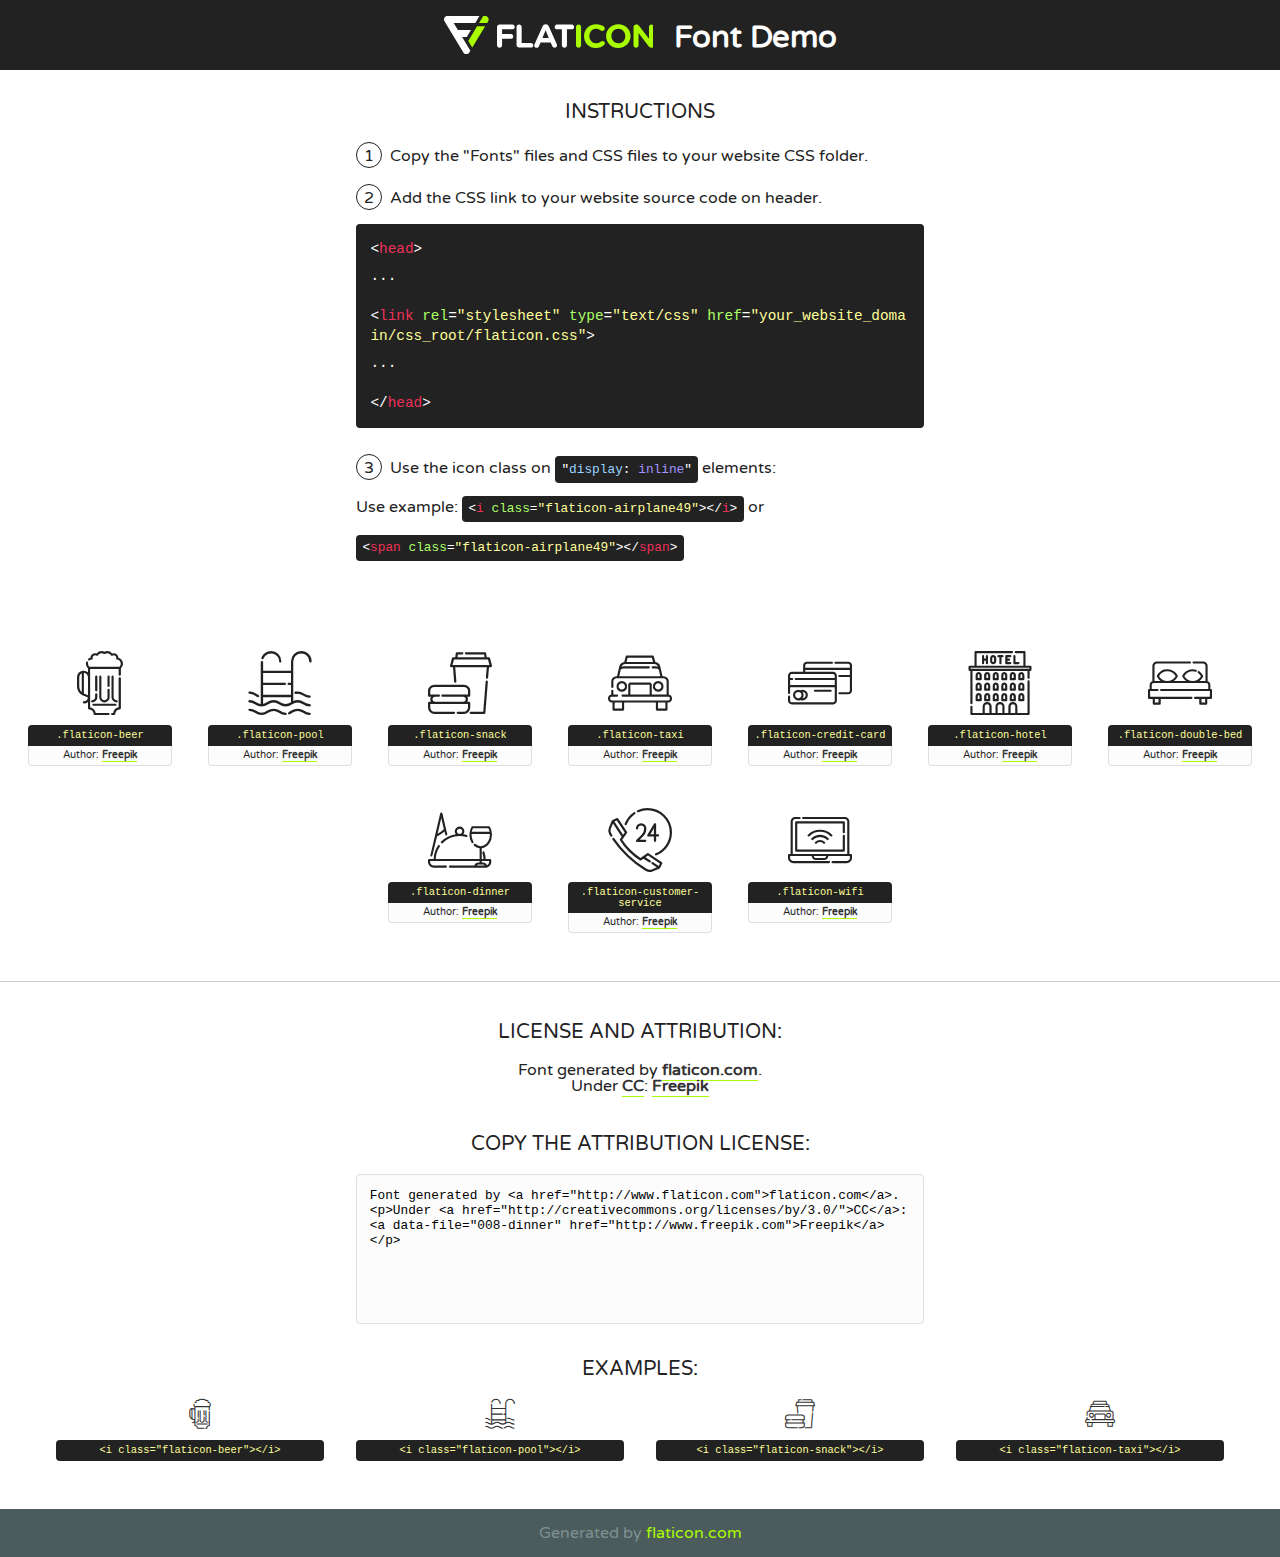
<file: fonts/flaticon/font/flaticon.html>
<!DOCTYPE html>
<!--
  Flaticon icon font: Flaticon
  Creation date: 05/06/2018 03:51
-->
<html>
<!DOCTYPE html>
<html>

<head>
    <title>Flaticon WebFont</title>
    <link href="http://fonts.googleapis.com/css?family=Varela+Round" rel="stylesheet" type="text/css" />
    <link rel="stylesheet" type="text/css" href="flaticon.css">
    <meta charset="UTF-8">
    <style>
    html, body, div, span, applet, object, iframe,
    h1, h2, h3, h4, h5, h6, p, blockquote, pre,
    a, abbr, acronym, address, big, cite, code,
    del, dfn, em, img, ins, kbd, q, s, samp,
    small, strike, strong, sub, sup, tt, var,
    b, u, i, center,
    dl, dt, dd, ol, ul, li,
    fieldset, form, label, legend,
    table, caption, tbody, tfoot, thead, tr, th, td,
    article, aside, canvas, details, embed, 
    figure, figcaption, footer, header, hgroup, 
    menu, nav, output, ruby, section, summary,
    time, mark, audio, video {
        margin: 0;
        padding: 0;
        border: 0;
        font-size: 100%;
        font: inherit;
        vertical-align: baseline;
    }
    /* HTML5 display-role reset for older browsers */
    article, aside, details, figcaption, figure, 
    footer, header, hgroup, menu, nav, section {
        display: block;
    }
    body {
        line-height: 1;
    }
    ol, ul {
        list-style: none;
    }
    blockquote, q {
        quotes: none;
    }
    blockquote:before, blockquote:after,
    q:before, q:after {
        content: '';
        content: none;
    }
    table {
        border-collapse: collapse;
        border-spacing: 0;
    }
    body {
        font-family: 'Varela Round', Helvetica, Arial, sans-serif;
        font-size: 16px;
        color: #222;
    }
    a {
        color: #333;
        border-bottom: 1px solid #a9fd00;
        font-weight: bold;
        text-decoration: none;
    }
    * {
        -moz-box-sizing: border-box;
        -webkit-box-sizing: border-box;
        box-sizing: border-box;
        margin: 0;
        padding: 0;
    }
    [class^="flaticon-"]:before, [class*=" flaticon-"]:before, [class^="flaticon-"]:after, [class*=" flaticon-"]:after {
        font-family: Flaticon;
        font-size: 30px;
        font-style: normal;
        margin-left: 20px;
        color: #333;
    }
    .wrapper {
        max-width: 600px;
        margin: auto;
        padding: 0 1em;
    }
    .title {
        font-size: 1.25em;
        text-align: center;
        margin-bottom: 1em;
        text-transform: uppercase;
    }
    header {
        text-align: center;
        background-color: #222;
        color: #fff;
        padding: 1em;
    }
    header .logo {
        width: 210px;
        height: 38px;
        display: inline-block;
        vertical-align: middle;
        margin-right: 1em;
        border: none;
    }
    header strong {
        font-size: 1.95em;
        font-weight: bold;
        vertical-align: middle;
        margin-top: 5px;
        display: inline-block;
    }
    .demo {
        margin: 2em auto;
        line-height: 1.25em;
    }
    .demo ul li {
        margin-bottom: 1em;
    }
    .demo ul li .num {
        color: #222;
        border-radius: 20px;
        display: inline-block;
        width: 26px;
        padding: 3px;
        height: 26px;
        text-align: center;
        margin-right: 0.5em;
        border: 1px solid #222;
    }
    .demo ul li code {
        background-color: #222;
        border-radius: 4px;
        padding: 0.25em 0.5em;
        display: inline-block;
        color: #fff;
        font-family: Consolas,Monaco,Lucida Console,Liberation Mono,DejaVu Sans Mono,Bitstream Vera Sans Mono,Courier New, monospace;
        font-weight: lighter;
        margin-top: 1em;
        font-size: 0.8em;
        word-break: break-all;
    }
    .demo ul li code.big {
        padding: 1em;
        font-size: 0.9em;
    }
    .demo ul li code .red {
        color: #EF3159;
    }
    .demo ul li code .green {
        color: #ACFF65;
    }
    .demo ul li code .yellow {
        color: #FFFF99;
    }
    .demo ul li code .blue {
        color: #99D3FF;
    }
    .demo ul li code .purple {
        color: #A295FF;
    }
    .demo ul li code .dots {
        margin-top: 0.5em;
        display: block;
    }
    #glyphs {
        border-bottom: 1px solid #ccc;
        padding: 2em 0;
        text-align: center;
    }
    .glyph {
        display: inline-block;
        width: 9em;
        margin: 1em;
        text-align: center;
        vertical-align: top;
        background: #FFF;
    }
    .glyph .glyph-icon {
        padding: 10px;
        display: block;
        font-family:"Flaticon";
        font-size: 64px;
        line-height: 1;
    }
    .glyph .glyph-icon:before {
        font-size: 64px;
        color: #222;
        margin-left: 0;
    }
    .class-name {
        font-size: 0.65em;
        background-color: #222;
        color: #fff;
        border-radius: 4px 4px 0 0;
        padding: 0.5em;
        color: #FFFF99;
        font-family: Consolas,Monaco,Lucida Console,Liberation Mono,DejaVu Sans Mono,Bitstream Vera Sans Mono,Courier New, monospace;
    }
    .author-name {
        font-size: 0.6em;
        background-color: #fcfcfd;
        border: 1px solid #DEDEE4;
        border-top: 0;
        border-radius: 0 0 4px 4px;
        padding: 0.5em;
    }
    .class-name:last-child {
        font-size: 10px;
        color:#888;
    }
    .class-name:last-child a {
        font-size: 10px;
        color:#555;
    }
    .class-name:last-child a:hover {
        color:#a9fd00;
    }
    .glyph > input {
        display: block;
        width: 100px;
        margin: 5px auto;
        text-align: center;
        font-size: 12px;
        cursor: text;
    }
    .glyph > input.icon-input {
        font-family:"Flaticon";
        font-size: 16px;
        margin-bottom: 10px;
    }
    .attribution .title {
        margin-top: 2em;
    }
    .attribution textarea {
        background-color: #fcfcfd;
        padding: 1em;
        border: none;
        box-shadow: none;
        border: 1px solid #DEDEE4;
        border-radius: 4px;
        resize: none;
        width: 100%;
        height: 150px;
        font-size: 0.8em;
        font-family: Consolas,Monaco,Lucida Console,Liberation Mono,DejaVu Sans Mono,Bitstream Vera Sans Mono,Courier New, monospace;
        -webkit-appearance: none;
    }
    .iconsuse {
        margin: 2em auto;
        text-align: center;
        max-width: 1200px;
    }
    .iconsuse:after {
        content: '';
        display: table;
        clear: both;
    }
    .iconsuse .image {
        float: left;
        width: 25%;
        padding: 0 1em;
    }
    .iconsuse .image p {
        margin-bottom: 1em;
    }
    .iconsuse .image span {
        display: block;
        font-size: 0.65em;
        background-color: #222;
        color: #fff;
        border-radius: 4px;
        padding: 0.5em;
        color: #FFFF99;
        margin-top: 1em;
        font-family: Consolas,Monaco,Lucida Console,Liberation Mono,DejaVu Sans Mono,Bitstream Vera Sans Mono,Courier New, monospace;
    }
    #footer {
        text-align: center;
        background-color: #4C5B5C;
        color: #7c9192;
        padding: 1em;
    }
    #footer a {
        border: none;
        color: #a9fd00;
        font-weight: normal;
    }
    @media (max-width: 960px) {
        .iconsuse .image {
            width: 50%;
        }
    }
    @media (max-width: 560px) {
        .iconsuse .image {
            width: 100%;
        }
    }
    </style>
</head>

<body class="characters-off">

    <header>
        <a href="http://www.flaticon.com" target="_blank" class="logo">
            <svg version="1.1" xmlns="http://www.w3.org/2000/svg" xmlns:xlink="http://www.w3.org/1999/xlink" xmlns:a="http://ns.adobe.com/AdobeSVGViewerExtensions/3.0/" viewBox="0 0 560.875 102.036" enable-background="new 0 0 560.875 102.036" xml:space="preserve">
                <defs>
                </defs>
                <g>
                    <g class="letters">
                        <path fill="#ffffff" d="M141.596,29.675c0-3.777,2.985-6.767,6.764-6.767h34.438c3.426,0,6.15,2.728,6.15,6.15
                        c0,3.43-2.724,6.149-6.15,6.149h-27.674v13.091h23.719c3.429,0,6.151,2.724,6.151,6.15c0,3.43-2.723,6.149-6.151,6.149h-23.719
                        v17.574c0,3.773-2.986,6.761-6.764,6.761c-3.779,0-6.764-2.989-6.764-6.761V29.675z"></path>
                        <path fill="#ffffff" d="M193.844,29.149c0-3.781,2.985-6.767,6.764-6.767c3.776,0,6.763,2.985,6.763,6.767v42.957h25.039
                        c3.426,0,6.149,2.726,6.149,6.153c0,3.425-2.723,6.15-6.149,6.15h-31.802c-3.779,0-6.764-2.986-6.764-6.768V29.149z"></path>
                        <path fill="#ffffff" d="M241.891,75.71l21.438-48.407c1.492-3.341,4.215-5.357,7.906-5.357h0.792
                        c3.686,0,6.323,2.017,7.815,5.357l21.439,48.407c0.436,0.967,0.701,1.845,0.701,2.723c0,3.602-2.809,6.501-6.414,6.501
                        c-3.161,0-5.269-1.845-6.499-4.655l-4.132-9.661h-27.059l-4.301,10.102c-1.144,2.631-3.426,4.214-6.237,4.214
                        c-3.517,0-6.24-2.81-6.24-6.325C241.1,77.64,241.451,76.677,241.891,75.71z M279.932,58.666l-8.521-20.297l-8.526,20.297H279.932
                        z"></path>
                        <path fill="#ffffff" d="M314.864,35.387H301.86c-3.429,0-6.239-2.813-6.239-6.238c0-3.429,2.811-6.24,6.239-6.24h39.533
                        c3.426,0,6.237,2.811,6.237,6.24c0,3.425-2.811,6.238-6.237,6.238h-13.001v42.785c0,3.773-2.99,6.761-6.764,6.761
                        c-3.779,0-6.764-2.989-6.764-6.761V35.387z"></path>
                        <path fill="#A9FD00" d="M352.615,29.149c0-3.781,2.985-6.767,6.767-6.767c3.774,0,6.761,2.985,6.761,6.767v49.024
                        c0,3.773-2.987,6.761-6.761,6.761c-3.781,0-6.767-2.989-6.767-6.761V29.149z"></path>
                        <path fill="#A9FD00" d="M374.132,53.836v-0.179c0-17.481,13.178-31.801,32.065-31.801c9.22,0,15.459,2.458,20.557,6.238
                        c1.402,1.054,2.637,2.985,2.637,5.357c0,3.692-2.985,6.59-6.681,6.59c-1.845,0-3.071-0.702-4.044-1.319
                        c-3.776-2.813-7.729-4.393-12.562-4.393c-10.364,0-17.831,8.611-17.831,19.154v0.173c0,10.542,7.291,19.329,17.831,19.329
                        c5.715,0,9.492-1.756,13.359-4.834c1.049-0.874,2.458-1.491,4.039-1.491c3.429,0,6.325,2.813,6.325,6.236
                        c0,2.106-1.056,3.78-2.282,4.834c-5.539,4.834-12.036,7.733-21.878,7.733C387.572,85.464,374.132,71.493,374.132,53.836z"></path>
                        <path fill="#A9FD00" d="M433.009,53.836v-0.179c0-17.481,13.79-31.801,32.766-31.801c18.981,0,32.592,14.143,32.592,31.628v0.173
                        c0,17.483-13.785,31.807-32.769,31.807C446.625,85.464,433.009,71.32,433.009,53.836z M484.224,53.836v-0.179
                        c0-10.539-7.725-19.326-18.626-19.326c-10.893,0-18.449,8.611-18.449,19.154v0.173c0,10.542,7.73,19.329,18.626,19.329
                        C476.676,72.986,484.224,64.378,484.224,53.836z"></path>
                        <path fill="#A9FD00" d="M506.233,29.321c0-3.774,2.99-6.763,6.767-6.763h1.401c3.252,0,5.183,1.583,7.029,3.953l26.093,34.265
                        V29.059c0-3.692,2.99-6.677,6.681-6.677c3.683,0,6.671,2.985,6.671,6.677v48.934c0,3.78-2.987,6.765-6.764,6.765h-0.436
                        c-3.257,0-5.188-1.581-7.034-3.953l-27.056-35.492v32.944c0,3.687-2.985,6.676-6.678,6.676c-3.683,0-6.673-2.989-6.673-6.676
                        V29.321z"></path>
                    </g>
                    <g class="insignia">
                        <path fill="#ffffff" d="M48.372,56.137h12.517l11.156-18.537H37.186L25.688,18.539h57.825L94.668,0H9.271
                        C5.925,0,2.842,1.801,1.198,4.716c-1.644,2.907-1.593,6.482,0.134,9.343l50.38,83.501c1.678,2.781,4.689,4.476,7.938,4.476
                        c3.246,0,6.257-1.695,7.935-4.476l2.898-4.804L48.372,56.137z"></path>
                        <g class="i">
                            <path fill="#A9FD00" d="M93.575,18.539h0.031v0.004l21.652,0.004l2.705-4.488c1.727-2.861,1.778-6.436,0.133-9.343
                            C116.454,1.801,113.371,0,110.026,0h-5.294L93.575,18.539z"></path>
                            <polygon fill="#A9FD00" points="88.291,27.356 64.725,66.486 75.519,84.404 109.942,27.356"></polygon>
                        </g>
                    </g>
                </g>
            </svg>
        </a>
        <strong>Font Demo</strong>
    </header>


    <section class="demo wrapper">

        <p class="title">Instructions</p>

        <ul>
            <li>
                <span class="num">1</span>Copy the "Fonts" files and CSS files to your website CSS folder.
            </li>
            <li>
                <span class="num">2</span>Add the CSS link to your website source code on header.
                <code class="big">
                    &lt;<span class="red">head</span>&gt;
                    <br/><span class="dots">...</span>
                    <br/>&lt;<span class="red">link</span> <span class="green">rel</span>=<span class="yellow">"stylesheet"</span> <span class="green">type</span>=<span class="yellow">"text/css"</span> <span class="green">href</span>=<span class="yellow">"your_website_domain/css_root/flaticon.css"</span>&gt;
                    <br/><span class="dots">...</span>
                    <br/>&lt;/<span class="red">head</span>&gt;
                </code>
            </li>

            <li>
                <p>
                    <span class="num">3</span>Use the icon class on <code>"<span class="blue">display</span>:<span class="purple"> inline</span>"</code> elements:
                    <br />
                    Use example: <code>&lt;<span class="red">i</span> <span class="green">class</span>=<span class="yellow">&quot;flaticon-airplane49&quot;</span>&gt;&lt;/<span class="red">i</span>&gt;</code> or <code>&lt;<span class="red">span</span> <span class="green">class</span>=<span class="yellow">&quot;flaticon-airplane49&quot;</span>&gt;&lt;/<span class="red">span</span>&gt;</code>
            </li>
        </ul>

    </section>




   <section id="glyphs">          
    
      
        <div class="glyph"><div class="glyph-icon flaticon-beer"></div>
            <div class="class-name">.flaticon-beer</div>
            <div class="author-name">Author: <a data-file="001-beer" href="http://www.freepik.com">Freepik</a> </div> 
        </div>        
        
        <div class="glyph"><div class="glyph-icon flaticon-pool"></div>
            <div class="class-name">.flaticon-pool</div>
            <div class="author-name">Author: <a data-file="002-pool" href="http://www.freepik.com">Freepik</a> </div> 
        </div>        
        
        <div class="glyph"><div class="glyph-icon flaticon-snack"></div>
            <div class="class-name">.flaticon-snack</div>
            <div class="author-name">Author: <a data-file="003-snack" href="http://www.freepik.com">Freepik</a> </div> 
        </div>        
        
        <div class="glyph"><div class="glyph-icon flaticon-taxi"></div>
            <div class="class-name">.flaticon-taxi</div>
            <div class="author-name">Author: <a data-file="004-taxi" href="http://www.freepik.com">Freepik</a> </div> 
        </div>        
        
        <div class="glyph"><div class="glyph-icon flaticon-credit-card"></div>
            <div class="class-name">.flaticon-credit-card</div>
            <div class="author-name">Author: <a data-file="005-credit-card" href="http://www.freepik.com">Freepik</a> </div> 
        </div>        
        
        <div class="glyph"><div class="glyph-icon flaticon-hotel"></div>
            <div class="class-name">.flaticon-hotel</div>
            <div class="author-name">Author: <a data-file="006-hotel" href="http://www.freepik.com">Freepik</a> </div> 
        </div>        
        
        <div class="glyph"><div class="glyph-icon flaticon-double-bed"></div>
            <div class="class-name">.flaticon-double-bed</div>
            <div class="author-name">Author: <a data-file="007-double-bed" href="http://www.freepik.com">Freepik</a> </div> 
        </div>        
        
        <div class="glyph"><div class="glyph-icon flaticon-dinner"></div>
            <div class="class-name">.flaticon-dinner</div>
            <div class="author-name">Author: <a data-file="008-dinner" href="http://www.freepik.com">Freepik</a> </div> 
        </div>        
        
        <div class="glyph"><div class="glyph-icon flaticon-customer-service"></div>
            <div class="class-name">.flaticon-customer-service</div>
            <div class="author-name">Author: <a data-file="009-customer-service" href="http://www.freepik.com">Freepik</a> </div> 
        </div>        
        
        <div class="glyph"><div class="glyph-icon flaticon-wifi"></div>
            <div class="class-name">.flaticon-wifi</div>
            <div class="author-name">Author: <a data-file="010-wifi" href="http://www.freepik.com">Freepik</a> </div> 
        </div>        
        

    </section>



    <section class="attribution wrapper"   style="text-align:center;">

      <div class="title">License and attribution:</div><div class="attrDiv">Font generated by <a href="http://www.flaticon.com">flaticon.com</a>. <div><p>Under <a href="http://creativecommons.org/licenses/by/3.0/">CC</a>: <a data-file="008-dinner" href="http://www.freepik.com">Freepik</a></p>  </div>
      </div>
      <div class="title">Copy the Attribution License:</div>

    <textarea onclick="this.focus();this.select();">Font generated by &lt;a href=&quot;http://www.flaticon.com&quot;&gt;flaticon.com&lt;/a&gt;. <p>Under <a href="http://creativecommons.org/licenses/by/3.0/">CC</a>: <a data-file="008-dinner" href="http://www.freepik.com">Freepik</a></p>  
     </textarea>

    </section>

    <section class="iconsuse">

          <div class="title">Examples:</div>            
             
            <div class="image">
                <p>
                    <i class="glyph-icon flaticon-beer"></i> 
                    <span>&lt;i class=&quot;flaticon-beer&quot;&gt;&lt;/i&gt;</span>
                </p>
            </div>
            
            <div class="image">
                <p>
                    <i class="glyph-icon flaticon-pool"></i> 
                    <span>&lt;i class=&quot;flaticon-pool&quot;&gt;&lt;/i&gt;</span>
                </p>
            </div>
            
            <div class="image">
                <p>
                    <i class="glyph-icon flaticon-snack"></i> 
                    <span>&lt;i class=&quot;flaticon-snack&quot;&gt;&lt;/i&gt;</span>
                </p>
            </div>
            
            <div class="image">
                <p>
                    <i class="glyph-icon flaticon-taxi"></i> 
                    <span>&lt;i class=&quot;flaticon-taxi&quot;&gt;&lt;/i&gt;</span>
                </p>
            </div>
                       
        </div>
                            
    </section>

<div id="footer">
    <div>Generated by <a href="http://www.flaticon.com">flaticon.com</a>
    </div>
</div>



</body>
</html>
</file>
<file: css/flaticon.css>
/*
    Flaticon icon font: Flaticon
    Creation date: 05/06/2018 03:51
    */

@font-face {
  font-family: "Flaticon";
  src: url("../fonts/flaticon/font/Flaticon.eot");
  src: url("../fonts/flaticon/font/Flaticon.eot?#iefix") format("embedded-opentype"),
       url("../fonts/flaticon/font/Flaticon.woff") format("woff"),
       url("../fonts/flaticon/font/Flaticon.ttf") format("truetype"),
       url("../fonts/flaticon/font/Flaticon.svg#Flaticon") format("svg");
  font-weight: normal;
  font-style: normal;
}

@media screen and (-webkit-min-device-pixel-ratio:0) {
  @font-face {
    font-family: "Flaticon";
    src: url("../fonts/flaticon/font/Flaticon.svg#Flaticon") format("svg");
  }
}

[class^="flaticon-"]:before, [class*=" flaticon-"]:before,
[class^="flaticon-"]:after, [class*=" flaticon-"]:after {   
  font-family: Flaticon;
  font-style: normal;
  font-weight: normal;
  font-variant: normal;
  text-transform: none;
  line-height: 1;

  /* Better Font Rendering =========== */
  -webkit-font-smoothing: antialiased;
  -moz-osx-font-smoothing: grayscale;
}

.flaticon-beer:before { content: "\f100"; }
.flaticon-pool:before { content: "\f101"; }
.flaticon-snack:before { content: "\f102"; }
.flaticon-taxi:before { content: "\f103"; }
.flaticon-credit-card:before { content: "\f104"; }
.flaticon-hotel:before { content: "\f105"; }
.flaticon-double-bed:before { content: "\f106"; }
.flaticon-dinner:before { content: "\f107"; }
.flaticon-customer-service:before { content: "\f108"; }
.flaticon-wifi:before { content: "\f109"; }
</file>
<file: css/icomoon.css>
@font-face {
  font-family: 'icomoon';
  src:  url('../fonts/icomoon/icomoon.eot?6tt51o');
  src:  url('../fonts/icomoon/icomoon.eot?6tt51o#iefix') format('embedded-opentype'),
    url('../fonts/icomoon/icomoon.ttf?6tt51o') format('truetype'),
    url('../fonts/icomoon/icomoon.woff?6tt51o') format('woff'),
    url('../fonts/icomoon/icomoon.svg?6tt51o#icomoon') format('svg');
  font-weight: normal;
  font-style: normal;
}

[class^="icon-"], [class*=" icon-"] {
  /* use !important to prevent issues with browser extensions that change fonts */
  font-family: 'icomoon' !important;
  speak: none;
  font-style: normal;
  font-weight: normal;
  font-variant: normal;
  text-transform: none;
  line-height: 1;

  /* Better Font Rendering =========== */
  -webkit-font-smoothing: antialiased;
  -moz-osx-font-smoothing: grayscale;
}

.icon-asterisk:before {
  content: "\f069";
}
.icon-plus:before {
  content: "\f067";
}
.icon-question:before {
  content: "\f128";
}
.icon-minus:before {
  content: "\f068";
}
.icon-glass:before {
  content: "\f000";
}
.icon-music:before {
  content: "\f001";
}
.icon-search:before {
  content: "\f002";
}
.icon-envelope-o:before {
  content: "\f003";
}
.icon-heart:before {
  content: "\f004";
}
.icon-star:before {
  content: "\f005";
}
.icon-star-o:before {
  content: "\f006";
}
.icon-user:before {
  content: "\f007";
}
.icon-film:before {
  content: "\f008";
}
.icon-th-large:before {
  content: "\f009";
}
.icon-th:before {
  content: "\f00a";
}
.icon-th-list:before {
  content: "\f00b";
}
.icon-check:before {
  content: "\f00c";
}
.icon-close:before {
  content: "\f00d";
}
.icon-remove:before {
  content: "\f00d";
}
.icon-times:before {
  content: "\f00d";
}
.icon-search-plus:before {
  content: "\f00e";
}
.icon-search-minus:before {
  content: "\f010";
}
.icon-power-off:before {
  content: "\f011";
}
.icon-signal:before {
  content: "\f012";
}
.icon-cog:before {
  content: "\f013";
}
.icon-gear:before {
  content: "\f013";
}
.icon-trash-o:before {
  content: "\f014";
}
.icon-home:before {
  content: "\f015";
}
.icon-file-o:before {
  content: "\f016";
}
.icon-clock-o:before {
  content: "\f017";
}
.icon-road:before {
  content: "\f018";
}
.icon-download:before {
  content: "\f019";
}
.icon-arrow-circle-o-down:before {
  content: "\f01a";
}
.icon-arrow-circle-o-up:before {
  content: "\f01b";
}
.icon-inbox:before {
  content: "\f01c";
}
.icon-play-circle-o:before {
  content: "\f01d";
}
.icon-repeat:before {
  content: "\f01e";
}
.icon-rotate-right:before {
  content: "\f01e";
}
.icon-refresh:before {
  content: "\f021";
}
.icon-list-alt:before {
  content: "\f022";
}
.icon-lock:before {
  content: "\f023";
}
.icon-flag:before {
  content: "\f024";
}
.icon-headphones:before {
  content: "\f025";
}
.icon-volume-off:before {
  content: "\f026";
}
.icon-volume-down:before {
  content: "\f027";
}
.icon-volume-up:before {
  content: "\f028";
}
.icon-qrcode:before {
  content: "\f029";
}
.icon-barcode:before {
  content: "\f02a";
}
.icon-tag:before {
  content: "\f02b";
}
.icon-tags:before {
  content: "\f02c";
}
.icon-book:before {
  content: "\f02d";
}
.icon-bookmark:before {
  content: "\f02e";
}
.icon-print:before {
  content: "\f02f";
}
.icon-camera:before {
  content: "\f030";
}
.icon-font:before {
  content: "\f031";
}
.icon-bold:before {
  content: "\f032";
}
.icon-italic:before {
  content: "\f033";
}
.icon-text-height:before {
  content: "\f034";
}
.icon-text-width:before {
  content: "\f035";
}
.icon-align-left:before {
  content: "\f036";
}
.icon-align-center:before {
  content: "\f037";
}
.icon-align-right:before {
  content: "\f038";
}
.icon-align-justify:before {
  content: "\f039";
}
.icon-list:before {
  content: "\f03a";
}
.icon-dedent:before {
  content: "\f03b";
}
.icon-outdent:before {
  content: "\f03b";
}
.icon-indent:before {
  content: "\f03c";
}
.icon-video-camera:before {
  content: "\f03d";
}
.icon-image:before {
  content: "\f03e";
}
.icon-photo:before {
  content: "\f03e";
}
.icon-picture-o:before {
  content: "\f03e";
}
.icon-pencil:before {
  content: "\f040";
}
.icon-map-marker:before {
  content: "\f041";
}
.icon-adjust:before {
  content: "\f042";
}
.icon-tint:before {
  content: "\f043";
}
.icon-edit:before {
  content: "\f044";
}
.icon-pencil-square-o:before {
  content: "\f044";
}
.icon-share-square-o:before {
  content: "\f045";
}
.icon-check-square-o:before {
  content: "\f046";
}
.icon-arrows:before {
  content: "\f047";
}
.icon-step-backward:before {
  content: "\f048";
}
.icon-fast-backward:before {
  content: "\f049";
}
.icon-backward:before {
  content: "\f04a";
}
.icon-play:before {
  content: "\f04b";
}
.icon-pause:before {
  content: "\f04c";
}
.icon-stop:before {
  content: "\f04d";
}
.icon-forward:before {
  content: "\f04e";
}
.icon-fast-forward:before {
  content: "\f050";
}
.icon-step-forward:before {
  content: "\f051";
}
.icon-eject:before {
  content: "\f052";
}
.icon-chevron-left:before {
  content: "\f053";
}
.icon-chevron-right:before {
  content: "\f054";
}
.icon-plus-circle:before {
  content: "\f055";
}
.icon-minus-circle:before {
  content: "\f056";
}
.icon-times-circle:before {
  content: "\f057";
}
.icon-check-circle:before {
  content: "\f058";
}
.icon-question-circle:before {
  content: "\f059";
}
.icon-info-circle:before {
  content: "\f05a";
}
.icon-crosshairs:before {
  content: "\f05b";
}
.icon-times-circle-o:before {
  content: "\f05c";
}
.icon-check-circle-o:before {
  content: "\f05d";
}
.icon-ban:before {
  content: "\f05e";
}
.icon-arrow-left:before {
  content: "\f060";
}
.icon-arrow-right:before {
  content: "\f061";
}
.icon-arrow-up:before {
  content: "\f062";
}
.icon-arrow-down:before {
  content: "\f063";
}
.icon-mail-forward:before {
  content: "\f064";
}
.icon-share:before {
  content: "\f064";
}
.icon-expand:before {
  content: "\f065";
}
.icon-compress:before {
  content: "\f066";
}
.icon-exclamation-circle:before {
  content: "\f06a";
}
.icon-gift:before {
  content: "\f06b";
}
.icon-leaf:before {
  content: "\f06c";
}
.icon-fire:before {
  content: "\f06d";
}
.icon-eye:before {
  content: "\f06e";
}
.icon-eye-slash:before {
  content: "\f070";
}
.icon-exclamation-triangle:before {
  content: "\f071";
}
.icon-warning:before {
  content: "\f071";
}
.icon-plane:before {
  content: "\f072";
}
.icon-calendar:before {
  content: "\f073";
}
.icon-random:before {
  content: "\f074";
}
.icon-comment:before {
  content: "\f075";
}
.icon-magnet:before {
  content: "\f076";
}
.icon-chevron-up:before {
  content: "\f077";
}
.icon-chevron-down:before {
  content: "\f078";
}
.icon-retweet:before {
  content: "\f079";
}
.icon-shopping-cart:before {
  content: "\f07a";
}
.icon-folder:before {
  content: "\f07b";
}
.icon-folder-open:before {
  content: "\f07c";
}
.icon-arrows-v:before {
  content: "\f07d";
}
.icon-arrows-h:before {
  content: "\f07e";
}
.icon-bar-chart:before {
  content: "\f080";
}
.icon-bar-chart-o:before {
  content: "\f080";
}
.icon-twitter-square:before {
  content: "\f081";
}
.icon-facebook-square:before {
  content: "\f082";
}
.icon-camera-retro:before {
  content: "\f083";
}
.icon-key:before {
  content: "\f084";
}
.icon-cogs:before {
  content: "\f085";
}
.icon-gears:before {
  content: "\f085";
}
.icon-comments:before {
  content: "\f086";
}
.icon-thumbs-o-up:before {
  content: "\f087";
}
.icon-thumbs-o-down:before {
  content: "\f088";
}
.icon-star-half:before {
  content: "\f089";
}
.icon-heart-o:before {
  content: "\f08a";
}
.icon-sign-out:before {
  content: "\f08b";
}
.icon-linkedin-square:before {
  content: "\f08c";
}
.icon-thumb-tack:before {
  content: "\f08d";
}
.icon-external-link:before {
  content: "\f08e";
}
.icon-sign-in:before {
  content: "\f090";
}
.icon-trophy:before {
  content: "\f091";
}
.icon-github-square:before {
  content: "\f092";
}
.icon-upload:before {
  content: "\f093";
}
.icon-lemon-o:before {
  content: "\f094";
}
.icon-phone:before {
  content: "\f095";
}
.icon-square-o:before {
  content: "\f096";
}
.icon-bookmark-o:before {
  content: "\f097";
}
.icon-phone-square:before {
  content: "\f098";
}
.icon-twitter:before {
  content: "\f099";
}
.icon-facebook:before {
  content: "\f09a";
}
.icon-facebook-f:before {
  content: "\f09a";
}
.icon-github:before {
  content: "\f09b";
}
.icon-unlock:before {
  content: "\f09c";
}
.icon-credit-card:before {
  content: "\f09d";
}
.icon-feed:before {
  content: "\f09e";
}
.icon-rss:before {
  content: "\f09e";
}
.icon-hdd-o:before {
  content: "\f0a0";
}
.icon-bullhorn:before {
  content: "\f0a1";
}
.icon-bell-o:before {
  content: "\f0a2";
}
.icon-certificate:before {
  content: "\f0a3";
}
.icon-hand-o-right:before {
  content: "\f0a4";
}
.icon-hand-o-left:before {
  content: "\f0a5";
}
.icon-hand-o-up:before {
  content: "\f0a6";
}
.icon-hand-o-down:before {
  content: "\f0a7";
}
.icon-arrow-circle-left:before {
  content: "\f0a8";
}
.icon-arrow-circle-right:before {
  content: "\f0a9";
}
.icon-arrow-circle-up:before {
  content: "\f0aa";
}
.icon-arrow-circle-down:before {
  content: "\f0ab";
}
.icon-globe:before {
  content: "\f0ac";
}
.icon-wrench:before {
  content: "\f0ad";
}
.icon-tasks:before {
  content: "\f0ae";
}
.icon-filter:before {
  content: "\f0b0";
}
.icon-briefcase:before {
  content: "\f0b1";
}
.icon-arrows-alt:before {
  content: "\f0b2";
}
.icon-group:before {
  content: "\f0c0";
}
.icon-users:before {
  content: "\f0c0";
}
.icon-chain:before {
  content: "\f0c1";
}
.icon-link:before {
  content: "\f0c1";
}
.icon-cloud:before {
  content: "\f0c2";
}
.icon-flask:before {
  content: "\f0c3";
}
.icon-cut:before {
  content: "\f0c4";
}
.icon-scissors:before {
  content: "\f0c4";
}
.icon-copy:before {
  content: "\f0c5";
}
.icon-files-o:before {
  content: "\f0c5";
}
.icon-paperclip:before {
  content: "\f0c6";
}
.icon-floppy-o:before {
  content: "\f0c7";
}
.icon-save:before {
  content: "\f0c7";
}
.icon-square:before {
  content: "\f0c8";
}
.icon-bars:before {
  content: "\f0c9";
}
.icon-navicon:before {
  content: "\f0c9";
}
.icon-reorder:before {
  content: "\f0c9";
}
.icon-list-ul:before {
  content: "\f0ca";
}
.icon-list-ol:before {
  content: "\f0cb";
}
.icon-strikethrough:before {
  content: "\f0cc";
}
.icon-underline:before {
  content: "\f0cd";
}
.icon-table:before {
  content: "\f0ce";
}
.icon-magic:before {
  content: "\f0d0";
}
.icon-truck:before {
  content: "\f0d1";
}
.icon-pinterest:before {
  content: "\f0d2";
}
.icon-pinterest-square:before {
  content: "\f0d3";
}
.icon-google-plus-square:before {
  content: "\f0d4";
}
.icon-google-plus:before {
  content: "\f0d5";
}
.icon-money:before {
  content: "\f0d6";
}
.icon-caret-down:before {
  content: "\f0d7";
}
.icon-caret-up:before {
  content: "\f0d8";
}
.icon-caret-left:before {
  content: "\f0d9";
}
.icon-caret-right:before {
  content: "\f0da";
}
.icon-columns:before {
  content: "\f0db";
}
.icon-sort:before {
  content: "\f0dc";
}
.icon-unsorted:before {
  content: "\f0dc";
}
.icon-sort-desc:before {
  content: "\f0dd";
}
.icon-sort-down:before {
  content: "\f0dd";
}
.icon-sort-asc:before {
  content: "\f0de";
}
.icon-sort-up:before {
  content: "\f0de";
}
.icon-envelope:before {
  content: "\f0e0";
}
.icon-linkedin:before {
  content: "\f0e1";
}
.icon-rotate-left:before {
  content: "\f0e2";
}
.icon-undo:before {
  content: "\f0e2";
}
.icon-gavel:before {
  content: "\f0e3";
}
.icon-legal:before {
  content: "\f0e3";
}
.icon-dashboard:before {
  content: "\f0e4";
}
.icon-tachometer:before {
  content: "\f0e4";
}
.icon-comment-o:before {
  content: "\f0e5";
}
.icon-comments-o:before {
  content: "\f0e6";
}
.icon-bolt:before {
  content: "\f0e7";
}
.icon-flash:before {
  content: "\f0e7";
}
.icon-sitemap:before {
  content: "\f0e8";
}
.icon-umbrella:before {
  content: "\f0e9";
}
.icon-clipboard:before {
  content: "\f0ea";
}
.icon-paste:before {
  content: "\f0ea";
}
.icon-lightbulb-o:before {
  content: "\f0eb";
}
.icon-exchange:before {
  content: "\f0ec";
}
.icon-cloud-download:before {
  content: "\f0ed";
}
.icon-cloud-upload:before {
  content: "\f0ee";
}
.icon-user-md:before {
  content: "\f0f0";
}
.icon-stethoscope:before {
  content: "\f0f1";
}
.icon-suitcase:before {
  content: "\f0f2";
}
.icon-bell:before {
  content: "\f0f3";
}
.icon-coffee:before {
  content: "\f0f4";
}
.icon-cutlery:before {
  content: "\f0f5";
}
.icon-file-text-o:before {
  content: "\f0f6";
}
.icon-building-o:before {
  content: "\f0f7";
}
.icon-hospital-o:before {
  content: "\f0f8";
}
.icon-ambulance:before {
  content: "\f0f9";
}
.icon-medkit:before {
  content: "\f0fa";
}
.icon-fighter-jet:before {
  content: "\f0fb";
}
.icon-beer:before {
  content: "\f0fc";
}
.icon-h-square:before {
  content: "\f0fd";
}
.icon-plus-square:before {
  content: "\f0fe";
}
.icon-angle-double-left:before {
  content: "\f100";
}
.icon-angle-double-right:before {
  content: "\f101";
}
.icon-angle-double-up:before {
  content: "\f102";
}
.icon-angle-double-down:before {
  content: "\f103";
}
.icon-angle-left:before {
  content: "\f104";
}
.icon-angle-right:before {
  content: "\f105";
}
.icon-angle-up:before {
  content: "\f106";
}
.icon-angle-down:before {
  content: "\f107";
}
.icon-desktop:before {
  content: "\f108";
}
.icon-laptop:before {
  content: "\f109";
}
.icon-tablet:before {
  content: "\f10a";
}
.icon-mobile:before {
  content: "\f10b";
}
.icon-mobile-phone:before {
  content: "\f10b";
}
.icon-circle-o:before {
  content: "\f10c";
}
.icon-quote-left:before {
  content: "\f10d";
}
.icon-quote-right:before {
  content: "\f10e";
}
.icon-spinner:before {
  content: "\f110";
}
.icon-circle:before {
  content: "\f111";
}
.icon-mail-reply:before {
  content: "\f112";
}
.icon-reply:before {
  content: "\f112";
}
.icon-github-alt:before {
  content: "\f113";
}
.icon-folder-o:before {
  content: "\f114";
}
.icon-folder-open-o:before {
  content: "\f115";
}
.icon-smile-o:before {
  content: "\f118";
}
.icon-frown-o:before {
  content: "\f119";
}
.icon-meh-o:before {
  content: "\f11a";
}
.icon-gamepad:before {
  content: "\f11b";
}
.icon-keyboard-o:before {
  content: "\f11c";
}
.icon-flag-o:before {
  content: "\f11d";
}
.icon-flag-checkered:before {
  content: "\f11e";
}
.icon-terminal:before {
  content: "\f120";
}
.icon-code:before {
  content: "\f121";
}
.icon-mail-reply-all:before {
  content: "\f122";
}
.icon-reply-all:before {
  content: "\f122";
}
.icon-star-half-empty:before {
  content: "\f123";
}
.icon-star-half-full:before {
  content: "\f123";
}
.icon-star-half-o:before {
  content: "\f123";
}
.icon-location-arrow:before {
  content: "\f124";
}
.icon-crop:before {
  content: "\f125";
}
.icon-code-fork:before {
  content: "\f126";
}
.icon-chain-broken:before {
  content: "\f127";
}
.icon-unlink:before {
  content: "\f127";
}
.icon-info:before {
  content: "\f129";
}
.icon-exclamation:before {
  content: "\f12a";
}
.icon-superscript:before {
  content: "\f12b";
}
.icon-subscript:before {
  content: "\f12c";
}
.icon-eraser:before {
  content: "\f12d";
}
.icon-puzzle-piece:before {
  content: "\f12e";
}
.icon-microphone:before {
  content: "\f130";
}
.icon-microphone-slash:before {
  content: "\f131";
}
.icon-shield:before {
  content: "\f132";
}
.icon-calendar-o:before {
  content: "\f133";
}
.icon-fire-extinguisher:before {
  content: "\f134";
}
.icon-rocket:before {
  content: "\f135";
}
.icon-maxcdn:before {
  content: "\f136";
}
.icon-chevron-circle-left:before {
  content: "\f137";
}
.icon-chevron-circle-right:before {
  content: "\f138";
}
.icon-chevron-circle-up:before {
  content: "\f139";
}
.icon-chevron-circle-down:before {
  content: "\f13a";
}
.icon-html5:before {
  content: "\f13b";
}
.icon-css3:before {
  content: "\f13c";
}
.icon-anchor:before {
  content: "\f13d";
}
.icon-unlock-alt:before {
  content: "\f13e";
}
.icon-bullseye:before {
  content: "\f140";
}
.icon-ellipsis-h:before {
  content: "\f141";
}
.icon-ellipsis-v:before {
  content: "\f142";
}
.icon-rss-square:before {
  content: "\f143";
}
.icon-play-circle:before {
  content: "\f144";
}
.icon-ticket:before {
  content: "\f145";
}
.icon-minus-square:before {
  content: "\f146";
}
.icon-minus-square-o:before {
  content: "\f147";
}
.icon-level-up:before {
  content: "\f148";
}
.icon-level-down:before {
  content: "\f149";
}
.icon-check-square:before {
  content: "\f14a";
}
.icon-pencil-square:before {
  content: "\f14b";
}
.icon-external-link-square:before {
  content: "\f14c";
}
.icon-share-square:before {
  content: "\f14d";
}
.icon-compass:before {
  content: "\f14e";
}
.icon-caret-square-o-down:before {
  content: "\f150";
}
.icon-toggle-down:before {
  content: "\f150";
}
.icon-caret-square-o-up:before {
  content: "\f151";
}
.icon-toggle-up:before {
  content: "\f151";
}
.icon-caret-square-o-right:before {
  content: "\f152";
}
.icon-toggle-right:before {
  content: "\f152";
}
.icon-eur:before {
  content: "\f153";
}
.icon-euro:before {
  content: "\f153";
}
.icon-gbp:before {
  content: "\f154";
}
.icon-dollar:before {
  content: "\f155";
}
.icon-usd:before {
  content: "\f155";
}
.icon-inr:before {
  content: "\f156";
}
.icon-rupee:before {
  content: "\f156";
}
.icon-cny:before {
  content: "\f157";
}
.icon-jpy:before {
  content: "\f157";
}
.icon-rmb:before {
  content: "\f157";
}
.icon-yen:before {
  content: "\f157";
}
.icon-rouble:before {
  content: "\f158";
}
.icon-rub:before {
  content: "\f158";
}
.icon-ruble:before {
  content: "\f158";
}
.icon-krw:before {
  content: "\f159";
}
.icon-won:before {
  content: "\f159";
}
.icon-bitcoin:before {
  content: "\f15a";
}
.icon-btc:before {
  content: "\f15a";
}
.icon-file:before {
  content: "\f15b";
}
.icon-file-text:before {
  content: "\f15c";
}
.icon-sort-alpha-asc:before {
  content: "\f15d";
}
.icon-sort-alpha-desc:before {
  content: "\f15e";
}
.icon-sort-amount-asc:before {
  content: "\f160";
}
.icon-sort-amount-desc:before {
  content: "\f161";
}
.icon-sort-numeric-asc:before {
  content: "\f162";
}
.icon-sort-numeric-desc:before {
  content: "\f163";
}
.icon-thumbs-up:before {
  content: "\f164";
}
.icon-thumbs-down:before {
  content: "\f165";
}
.icon-youtube-square:before {
  content: "\f166";
}
.icon-youtube:before {
  content: "\f167";
}
.icon-xing:before {
  content: "\f168";
}
.icon-xing-square:before {
  content: "\f169";
}
.icon-youtube-play:before {
  content: "\f16a";
}
.icon-dropbox:before {
  content: "\f16b";
}
.icon-stack-overflow:before {
  content: "\f16c";
}
.icon-instagram:before {
  content: "\f16d";
}
.icon-flickr:before {
  content: "\f16e";
}
.icon-adn:before {
  content: "\f170";
}
.icon-bitbucket:before {
  content: "\f171";
}
.icon-bitbucket-square:before {
  content: "\f172";
}
.icon-tumblr:before {
  content: "\f173";
}
.icon-tumblr-square:before {
  content: "\f174";
}
.icon-long-arrow-down:before {
  content: "\f175";
}
.icon-long-arrow-up:before {
  content: "\f176";
}
.icon-long-arrow-left:before {
  content: "\f177";
}
.icon-long-arrow-right:before {
  content: "\f178";
}
.icon-apple:before {
  content: "\f179";
}
.icon-windows:before {
  content: "\f17a";
}
.icon-android:before {
  content: "\f17b";
}
.icon-linux:before {
  content: "\f17c";
}
.icon-dribbble:before {
  content: "\f17d";
}
.icon-skype:before {
  content: "\f17e";
}
.icon-foursquare:before {
  content: "\f180";
}
.icon-trello:before {
  content: "\f181";
}
.icon-female:before {
  content: "\f182";
}
.icon-male:before {
  content: "\f183";
}
.icon-gittip:before {
  content: "\f184";
}
.icon-gratipay:before {
  content: "\f184";
}
.icon-sun-o:before {
  content: "\f185";
}
.icon-moon-o:before {
  content: "\f186";
}
.icon-archive:before {
  content: "\f187";
}
.icon-bug:before {
  content: "\f188";
}
.icon-vk:before {
  content: "\f189";
}
.icon-weibo:before {
  content: "\f18a";
}
.icon-renren:before {
  content: "\f18b";
}
.icon-pagelines:before {
  content: "\f18c";
}
.icon-stack-exchange:before {
  content: "\f18d";
}
.icon-arrow-circle-o-right:before {
  content: "\f18e";
}
.icon-arrow-circle-o-left:before {
  content: "\f190";
}
.icon-caret-square-o-left:before {
  content: "\f191";
}
.icon-toggle-left:before {
  content: "\f191";
}
.icon-dot-circle-o:before {
  content: "\f192";
}
.icon-wheelchair:before {
  content: "\f193";
}
.icon-vimeo-square:before {
  content: "\f194";
}
.icon-try:before {
  content: "\f195";
}
.icon-turkish-lira:before {
  content: "\f195";
}
.icon-plus-square-o:before {
  content: "\f196";
}
.icon-space-shuttle:before {
  content: "\f197";
}
.icon-slack:before {
  content: "\f198";
}
.icon-envelope-square:before {
  content: "\f199";
}
.icon-wordpress:before {
  content: "\f19a";
}
.icon-openid:before {
  content: "\f19b";
}
.icon-bank:before {
  content: "\f19c";
}
.icon-institution:before {
  content: "\f19c";
}
.icon-university:before {
  content: "\f19c";
}
.icon-graduation-cap:before {
  content: "\f19d";
}
.icon-mortar-board:before {
  content: "\f19d";
}
.icon-yahoo:before {
  content: "\f19e";
}
.icon-google:before {
  content: "\f1a0";
}
.icon-reddit:before {
  content: "\f1a1";
}
.icon-reddit-square:before {
  content: "\f1a2";
}
.icon-stumbleupon-circle:before {
  content: "\f1a3";
}
.icon-stumbleupon:before {
  content: "\f1a4";
}
.icon-delicious:before {
  content: "\f1a5";
}
.icon-digg:before {
  content: "\f1a6";
}
.icon-pied-piper-pp:before {
  content: "\f1a7";
}
.icon-pied-piper-alt:before {
  content: "\f1a8";
}
.icon-drupal:before {
  content: "\f1a9";
}
.icon-joomla:before {
  content: "\f1aa";
}
.icon-language:before {
  content: "\f1ab";
}
.icon-fax:before {
  content: "\f1ac";
}
.icon-building:before {
  content: "\f1ad";
}
.icon-child:before {
  content: "\f1ae";
}
.icon-paw:before {
  content: "\f1b0";
}
.icon-spoon:before {
  content: "\f1b1";
}
.icon-cube:before {
  content: "\f1b2";
}
.icon-cubes:before {
  content: "\f1b3";
}
.icon-behance:before {
  content: "\f1b4";
}
.icon-behance-square:before {
  content: "\f1b5";
}
.icon-steam:before {
  content: "\f1b6";
}
.icon-steam-square:before {
  content: "\f1b7";
}
.icon-recycle:before {
  content: "\f1b8";
}
.icon-automobile:before {
  content: "\f1b9";
}
.icon-car:before {
  content: "\f1b9";
}
.icon-cab:before {
  content: "\f1ba";
}
.icon-taxi:before {
  content: "\f1ba";
}
.icon-tree:before {
  content: "\f1bb";
}
.icon-spotify:before {
  content: "\f1bc";
}
.icon-deviantart:before {
  content: "\f1bd";
}
.icon-soundcloud:before {
  content: "\f1be";
}
.icon-database:before {
  content: "\f1c0";
}
.icon-file-pdf-o:before {
  content: "\f1c1";
}
.icon-file-word-o:before {
  content: "\f1c2";
}
.icon-file-excel-o:before {
  content: "\f1c3";
}
.icon-file-powerpoint-o:before {
  content: "\f1c4";
}
.icon-file-image-o:before {
  content: "\f1c5";
}
.icon-file-photo-o:before {
  content: "\f1c5";
}
.icon-file-picture-o:before {
  content: "\f1c5";
}
.icon-file-archive-o:before {
  content: "\f1c6";
}
.icon-file-zip-o:before {
  content: "\f1c6";
}
.icon-file-audio-o:before {
  content: "\f1c7";
}
.icon-file-sound-o:before {
  content: "\f1c7";
}
.icon-file-movie-o:before {
  content: "\f1c8";
}
.icon-file-video-o:before {
  content: "\f1c8";
}
.icon-file-code-o:before {
  content: "\f1c9";
}
.icon-vine:before {
  content: "\f1ca";
}
.icon-codepen:before {
  content: "\f1cb";
}
.icon-jsfiddle:before {
  content: "\f1cc";
}
.icon-life-bouy:before {
  content: "\f1cd";
}
.icon-life-buoy:before {
  content: "\f1cd";
}
.icon-life-ring:before {
  content: "\f1cd";
}
.icon-life-saver:before {
  content: "\f1cd";
}
.icon-support:before {
  content: "\f1cd";
}
.icon-circle-o-notch:before {
  content: "\f1ce";
}
.icon-ra:before {
  content: "\f1d0";
}
.icon-rebel:before {
  content: "\f1d0";
}
.icon-resistance:before {
  content: "\f1d0";
}
.icon-empire:before {
  content: "\f1d1";
}
.icon-ge:before {
  content: "\f1d1";
}
.icon-git-square:before {
  content: "\f1d2";
}
.icon-git:before {
  content: "\f1d3";
}
.icon-hacker-news:before {
  content: "\f1d4";
}
.icon-y-combinator-square:before {
  content: "\f1d4";
}
.icon-yc-square:before {
  content: "\f1d4";
}
.icon-tencent-weibo:before {
  content: "\f1d5";
}
.icon-qq:before {
  content: "\f1d6";
}
.icon-wechat:before {
  content: "\f1d7";
}
.icon-weixin:before {
  content: "\f1d7";
}
.icon-paper-plane:before {
  content: "\f1d8";
}
.icon-send:before {
  content: "\f1d8";
}
.icon-paper-plane-o:before {
  content: "\f1d9";
}
.icon-send-o:before {
  content: "\f1d9";
}
.icon-history:before {
  content: "\f1da";
}
.icon-circle-thin:before {
  content: "\f1db";
}
.icon-header:before {
  content: "\f1dc";
}
.icon-paragraph:before {
  content: "\f1dd";
}
.icon-sliders:before {
  content: "\f1de";
}
.icon-share-alt:before {
  content: "\f1e0";
}
.icon-share-alt-square:before {
  content: "\f1e1";
}
.icon-bomb:before {
  content: "\f1e2";
}
.icon-futbol-o:before {
  content: "\f1e3";
}
.icon-soccer-ball-o:before {
  content: "\f1e3";
}
.icon-tty:before {
  content: "\f1e4";
}
.icon-binoculars:before {
  content: "\f1e5";
}
.icon-plug:before {
  content: "\f1e6";
}
.icon-slideshare:before {
  content: "\f1e7";
}
.icon-twitch:before {
  content: "\f1e8";
}
.icon-yelp:before {
  content: "\f1e9";
}
.icon-newspaper-o:before {
  content: "\f1ea";
}
.icon-wifi:before {
  content: "\f1eb";
}
.icon-calculator:before {
  content: "\f1ec";
}
.icon-paypal:before {
  content: "\f1ed";
}
.icon-google-wallet:before {
  content: "\f1ee";
}
.icon-cc-visa:before {
  content: "\f1f0";
}
.icon-cc-mastercard:before {
  content: "\f1f1";
}
.icon-cc-discover:before {
  content: "\f1f2";
}
.icon-cc-amex:before {
  content: "\f1f3";
}
.icon-cc-paypal:before {
  content: "\f1f4";
}
.icon-cc-stripe:before {
  content: "\f1f5";
}
.icon-bell-slash:before {
  content: "\f1f6";
}
.icon-bell-slash-o:before {
  content: "\f1f7";
}
.icon-trash:before {
  content: "\f1f8";
}
.icon-copyright:before {
  content: "\f1f9";
}
.icon-at:before {
  content: "\f1fa";
}
.icon-eyedropper:before {
  content: "\f1fb";
}
.icon-paint-brush:before {
  content: "\f1fc";
}
.icon-birthday-cake:before {
  content: "\f1fd";
}
.icon-area-chart:before {
  content: "\f1fe";
}
.icon-pie-chart:before {
  content: "\f200";
}
.icon-line-chart:before {
  content: "\f201";
}
.icon-lastfm:before {
  content: "\f202";
}
.icon-lastfm-square:before {
  content: "\f203";
}
.icon-toggle-off:before {
  content: "\f204";
}
.icon-toggle-on:before {
  content: "\f205";
}
.icon-bicycle:before {
  content: "\f206";
}
.icon-bus:before {
  content: "\f207";
}
.icon-ioxhost:before {
  content: "\f208";
}
.icon-angellist:before {
  content: "\f209";
}
.icon-cc:before {
  content: "\f20a";
}
.icon-ils:before {
  content: "\f20b";
}
.icon-shekel:before {
  content: "\f20b";
}
.icon-sheqel:before {
  content: "\f20b";
}
.icon-meanpath:before {
  content: "\f20c";
}
.icon-buysellads:before {
  content: "\f20d";
}
.icon-connectdevelop:before {
  content: "\f20e";
}
.icon-dashcube:before {
  content: "\f210";
}
.icon-forumbee:before {
  content: "\f211";
}
.icon-leanpub:before {
  content: "\f212";
}
.icon-sellsy:before {
  content: "\f213";
}
.icon-shirtsinbulk:before {
  content: "\f214";
}
.icon-simplybuilt:before {
  content: "\f215";
}
.icon-skyatlas:before {
  content: "\f216";
}
.icon-cart-plus:before {
  content: "\f217";
}
.icon-cart-arrow-down:before {
  content: "\f218";
}
.icon-diamond:before {
  content: "\f219";
}
.icon-ship:before {
  content: "\f21a";
}
.icon-user-secret:before {
  content: "\f21b";
}
.icon-motorcycle:before {
  content: "\f21c";
}
.icon-street-view:before {
  content: "\f21d";
}
.icon-heartbeat:before {
  content: "\f21e";
}
.icon-venus:before {
  content: "\f221";
}
.icon-mars:before {
  content: "\f222";
}
.icon-mercury:before {
  content: "\f223";
}
.icon-intersex:before {
  content: "\f224";
}
.icon-transgender:before {
  content: "\f224";
}
.icon-transgender-alt:before {
  content: "\f225";
}
.icon-venus-double:before {
  content: "\f226";
}
.icon-mars-double:before {
  content: "\f227";
}
.icon-venus-mars:before {
  content: "\f228";
}
.icon-mars-stroke:before {
  content: "\f229";
}
.icon-mars-stroke-v:before {
  content: "\f22a";
}
.icon-mars-stroke-h:before {
  content: "\f22b";
}
.icon-neuter:before {
  content: "\f22c";
}
.icon-genderless:before {
  content: "\f22d";
}
.icon-facebook-official:before {
  content: "\f230";
}
.icon-pinterest-p:before {
  content: "\f231";
}
.icon-whatsapp:before {
  content: "\f232";
}
.icon-server:before {
  content: "\f233";
}
.icon-user-plus:before {
  content: "\f234";
}
.icon-user-times:before {
  content: "\f235";
}
.icon-bed:before {
  content: "\f236";
}
.icon-hotel:before {
  content: "\f236";
}
.icon-viacoin:before {
  content: "\f237";
}
.icon-train:before {
  content: "\f238";
}
.icon-subway:before {
  content: "\f239";
}
.icon-medium:before {
  content: "\f23a";
}
.icon-y-combinator:before {
  content: "\f23b";
}
.icon-yc:before {
  content: "\f23b";
}
.icon-optin-monster:before {
  content: "\f23c";
}
.icon-opencart:before {
  content: "\f23d";
}
.icon-expeditedssl:before {
  content: "\f23e";
}
.icon-battery:before {
  content: "\f240";
}
.icon-battery-4:before {
  content: "\f240";
}
.icon-battery-full:before {
  content: "\f240";
}
.icon-battery-3:before {
  content: "\f241";
}
.icon-battery-three-quarters:before {
  content: "\f241";
}
.icon-battery-2:before {
  content: "\f242";
}
.icon-battery-half:before {
  content: "\f242";
}
.icon-battery-1:before {
  content: "\f243";
}
.icon-battery-quarter:before {
  content: "\f243";
}
.icon-battery-0:before {
  content: "\f244";
}
.icon-battery-empty:before {
  content: "\f244";
}
.icon-mouse-pointer:before {
  content: "\f245";
}
.icon-i-cursor:before {
  content: "\f246";
}
.icon-object-group:before {
  content: "\f247";
}
.icon-object-ungroup:before {
  content: "\f248";
}
.icon-sticky-note:before {
  content: "\f249";
}
.icon-sticky-note-o:before {
  content: "\f24a";
}
.icon-cc-jcb:before {
  content: "\f24b";
}
.icon-cc-diners-club:before {
  content: "\f24c";
}
.icon-clone:before {
  content: "\f24d";
}
.icon-balance-scale:before {
  content: "\f24e";
}
.icon-hourglass-o:before {
  content: "\f250";
}
.icon-hourglass-1:before {
  content: "\f251";
}
.icon-hourglass-start:before {
  content: "\f251";
}
.icon-hourglass-2:before {
  content: "\f252";
}
.icon-hourglass-half:before {
  content: "\f252";
}
.icon-hourglass-3:before {
  content: "\f253";
}
.icon-hourglass-end:before {
  content: "\f253";
}
.icon-hourglass:before {
  content: "\f254";
}
.icon-hand-grab-o:before {
  content: "\f255";
}
.icon-hand-rock-o:before {
  content: "\f255";
}
.icon-hand-paper-o:before {
  content: "\f256";
}
.icon-hand-stop-o:before {
  content: "\f256";
}
.icon-hand-scissors-o:before {
  content: "\f257";
}
.icon-hand-lizard-o:before {
  content: "\f258";
}
.icon-hand-spock-o:before {
  content: "\f259";
}
.icon-hand-pointer-o:before {
  content: "\f25a";
}
.icon-hand-peace-o:before {
  content: "\f25b";
}
.icon-trademark:before {
  content: "\f25c";
}
.icon-registered:before {
  content: "\f25d";
}
.icon-creative-commons:before {
  content: "\f25e";
}
.icon-gg:before {
  content: "\f260";
}
.icon-gg-circle:before {
  content: "\f261";
}
.icon-tripadvisor:before {
  content: "\f262";
}
.icon-odnoklassniki:before {
  content: "\f263";
}
.icon-odnoklassniki-square:before {
  content: "\f264";
}
.icon-get-pocket:before {
  content: "\f265";
}
.icon-wikipedia-w:before {
  content: "\f266";
}
.icon-safari:before {
  content: "\f267";
}
.icon-chrome:before {
  content: "\f268";
}
.icon-firefox:before {
  content: "\f269";
}
.icon-opera:before {
  content: "\f26a";
}
.icon-internet-explorer:before {
  content: "\f26b";
}
.icon-television:before {
  content: "\f26c";
}
.icon-tv:before {
  content: "\f26c";
}
.icon-contao:before {
  content: "\f26d";
}
.icon-500px:before {
  content: "\f26e";
}
.icon-amazon:before {
  content: "\f270";
}
.icon-calendar-plus-o:before {
  content: "\f271";
}
.icon-calendar-minus-o:before {
  content: "\f272";
}
.icon-calendar-times-o:before {
  content: "\f273";
}
.icon-calendar-check-o:before {
  content: "\f274";
}
.icon-industry:before {
  content: "\f275";
}
.icon-map-pin:before {
  content: "\f276";
}
.icon-map-signs:before {
  content: "\f277";
}
.icon-map-o:before {
  content: "\f278";
}
.icon-map:before {
  content: "\f279";
}
.icon-commenting:before {
  content: "\f27a";
}
.icon-commenting-o:before {
  content: "\f27b";
}
.icon-houzz:before {
  content: "\f27c";
}
.icon-vimeo:before {
  content: "\f27d";
}
.icon-black-tie:before {
  content: "\f27e";
}
.icon-fonticons:before {
  content: "\f280";
}
.icon-reddit-alien:before {
  content: "\f281";
}
.icon-edge:before {
  content: "\f282";
}
.icon-credit-card-alt:before {
  content: "\f283";
}
.icon-codiepie:before {
  content: "\f284";
}
.icon-modx:before {
  content: "\f285";
}
.icon-fort-awesome:before {
  content: "\f286";
}
.icon-usb:before {
  content: "\f287";
}
.icon-product-hunt:before {
  content: "\f288";
}
.icon-mixcloud:before {
  content: "\f289";
}
.icon-scribd:before {
  content: "\f28a";
}
.icon-pause-circle:before {
  content: "\f28b";
}
.icon-pause-circle-o:before {
  content: "\f28c";
}
.icon-stop-circle:before {
  content: "\f28d";
}
.icon-stop-circle-o:before {
  content: "\f28e";
}
.icon-shopping-bag:before {
  content: "\f290";
}
.icon-shopping-basket:before {
  content: "\f291";
}
.icon-hashtag:before {
  content: "\f292";
}
.icon-bluetooth:before {
  content: "\f293";
}
.icon-bluetooth-b:before {
  content: "\f294";
}
.icon-percent:before {
  content: "\f295";
}
.icon-gitlab:before {
  content: "\f296";
}
.icon-wpbeginner:before {
  content: "\f297";
}
.icon-wpforms:before {
  content: "\f298";
}
.icon-envira:before {
  content: "\f299";
}
.icon-universal-access:before {
  content: "\f29a";
}
.icon-wheelchair-alt:before {
  content: "\f29b";
}
.icon-question-circle-o:before {
  content: "\f29c";
}
.icon-blind:before {
  content: "\f29d";
}
.icon-audio-description:before {
  content: "\f29e";
}
.icon-volume-control-phone:before {
  content: "\f2a0";
}
.icon-braille:before {
  content: "\f2a1";
}
.icon-assistive-listening-systems:before {
  content: "\f2a2";
}
.icon-american-sign-language-interpreting:before {
  content: "\f2a3";
}
.icon-asl-interpreting:before {
  content: "\f2a3";
}
.icon-deaf:before {
  content: "\f2a4";
}
.icon-deafness:before {
  content: "\f2a4";
}
.icon-hard-of-hearing:before {
  content: "\f2a4";
}
.icon-glide:before {
  content: "\f2a5";
}
.icon-glide-g:before {
  content: "\f2a6";
}
.icon-sign-language:before {
  content: "\f2a7";
}
.icon-signing:before {
  content: "\f2a7";
}
.icon-low-vision:before {
  content: "\f2a8";
}
.icon-viadeo:before {
  content: "\f2a9";
}
.icon-viadeo-square:before {
  content: "\f2aa";
}
.icon-snapchat:before {
  content: "\f2ab";
}
.icon-snapchat-ghost:before {
  content: "\f2ac";
}
.icon-snapchat-square:before {
  content: "\f2ad";
}
.icon-pied-piper:before {
  content: "\f2ae";
}
.icon-first-order:before {
  content: "\f2b0";
}
.icon-yoast:before {
  content: "\f2b1";
}
.icon-themeisle:before {
  content: "\f2b2";
}
.icon-google-plus-circle:before {
  content: "\f2b3";
}
.icon-google-plus-official:before {
  content: "\f2b3";
}
.icon-fa:before {
  content: "\f2b4";
}
.icon-font-awesome:before {
  content: "\f2b4";
}
.icon-handshake-o:before {
  content: "\f2b5";
}
.icon-envelope-open:before {
  content: "\f2b6";
}
.icon-envelope-open-o:before {
  content: "\f2b7";
}
.icon-linode:before {
  content: "\f2b8";
}
.icon-address-book:before {
  content: "\f2b9";
}
.icon-address-book-o:before {
  content: "\f2ba";
}
.icon-address-card:before {
  content: "\f2bb";
}
.icon-vcard:before {
  content: "\f2bb";
}
.icon-address-card-o:before {
  content: "\f2bc";
}
.icon-vcard-o:before {
  content: "\f2bc";
}
.icon-user-circle:before {
  content: "\f2bd";
}
.icon-user-circle-o:before {
  content: "\f2be";
}
.icon-user-o:before {
  content: "\f2c0";
}
.icon-id-badge:before {
  content: "\f2c1";
}
.icon-drivers-license:before {
  content: "\f2c2";
}
.icon-id-card:before {
  content: "\f2c2";
}
.icon-drivers-license-o:before {
  content: "\f2c3";
}
.icon-id-card-o:before {
  content: "\f2c3";
}
.icon-quora:before {
  content: "\f2c4";
}
.icon-free-code-camp:before {
  content: "\f2c5";
}
.icon-telegram:before {
  content: "\f2c6";
}
.icon-thermometer:before {
  content: "\f2c7";
}
.icon-thermometer-4:before {
  content: "\f2c7";
}
.icon-thermometer-full:before {
  content: "\f2c7";
}
.icon-thermometer-3:before {
  content: "\f2c8";
}
.icon-thermometer-three-quarters:before {
  content: "\f2c8";
}
.icon-thermometer-2:before {
  content: "\f2c9";
}
.icon-thermometer-half:before {
  content: "\f2c9";
}
.icon-thermometer-1:before {
  content: "\f2ca";
}
.icon-thermometer-quarter:before {
  content: "\f2ca";
}
.icon-thermometer-0:before {
  content: "\f2cb";
}
.icon-thermometer-empty:before {
  content: "\f2cb";
}
.icon-shower:before {
  content: "\f2cc";
}
.icon-bath:before {
  content: "\f2cd";
}
.icon-bathtub:before {
  content: "\f2cd";
}
.icon-s15:before {
  content: "\f2cd";
}
.icon-podcast:before {
  content: "\f2ce";
}
.icon-window-maximize:before {
  content: "\f2d0";
}
.icon-window-minimize:before {
  content: "\f2d1";
}
.icon-window-restore:before {
  content: "\f2d2";
}
.icon-times-rectangle:before {
  content: "\f2d3";
}
.icon-window-close:before {
  content: "\f2d3";
}
.icon-times-rectangle-o:before {
  content: "\f2d4";
}
.icon-window-close-o:before {
  content: "\f2d4";
}
.icon-bandcamp:before {
  content: "\f2d5";
}
.icon-grav:before {
  content: "\f2d6";
}
.icon-etsy:before {
  content: "\f2d7";
}
.icon-imdb:before {
  content: "\f2d8";
}
.icon-ravelry:before {
  content: "\f2d9";
}
.icon-eercast:before {
  content: "\f2da";
}
.icon-microchip:before {
  content: "\f2db";
}
.icon-snowflake-o:before {
  content: "\f2dc";
}
.icon-superpowers:before {
  content: "\f2dd";
}
.icon-wpexplorer:before {
  content: "\f2de";
}
.icon-meetup:before {
  content: "\f2e0";
}
.icon-3d_rotation:before {
  content: "\e84d";
}
.icon-ac_unit:before {
  content: "\eb3b";
}
.icon-alarm:before {
  content: "\e855";
}
.icon-access_alarms:before {
  content: "\e191";
}
.icon-schedule:before {
  content: "\e8b5";
}
.icon-accessibility:before {
  content: "\e84e";
}
.icon-accessible:before {
  content: "\e914";
}
.icon-account_balance:before {
  content: "\e84f";
}
.icon-account_balance_wallet:before {
  content: "\e850";
}
.icon-account_box:before {
  content: "\e851";
}
.icon-account_circle:before {
  content: "\e853";
}
.icon-adb:before {
  content: "\e60e";
}
.icon-add:before {
  content: "\e145";
}
.icon-add_a_photo:before {
  content: "\e439";
}
.icon-alarm_add:before {
  content: "\e856";
}
.icon-add_alert:before {
  content: "\e003";
}
.icon-add_box:before {
  content: "\e146";
}
.icon-add_circle:before {
  content: "\e147";
}
.icon-control_point:before {
  content: "\e3ba";
}
.icon-add_location:before {
  content: "\e567";
}
.icon-add_shopping_cart:before {
  content: "\e854";
}
.icon-queue:before {
  content: "\e03c";
}
.icon-add_to_queue:before {
  content: "\e05c";
}
.icon-adjust2:before {
  content: "\e39e";
}
.icon-airline_seat_flat:before {
  content: "\e630";
}
.icon-airline_seat_flat_angled:before {
  content: "\e631";
}
.icon-airline_seat_individual_suite:before {
  content: "\e632";
}
.icon-airline_seat_legroom_extra:before {
  content: "\e633";
}
.icon-airline_seat_legroom_normal:before {
  content: "\e634";
}
.icon-airline_seat_legroom_reduced:before {
  content: "\e635";
}
.icon-airline_seat_recline_extra:before {
  content: "\e636";
}
.icon-airline_seat_recline_normal:before {
  content: "\e637";
}
.icon-flight:before {
  content: "\e539";
}
.icon-airplanemode_inactive:before {
  content: "\e194";
}
.icon-airplay:before {
  content: "\e055";
}
.icon-airport_shuttle:before {
  content: "\eb3c";
}
.icon-alarm_off:before {
  content: "\e857";
}
.icon-alarm_on:before {
  content: "\e858";
}
.icon-album:before {
  content: "\e019";
}
.icon-all_inclusive:before {
  content: "\eb3d";
}
.icon-all_out:before {
  content: "\e90b";
}
.icon-android2:before {
  content: "\e859";
}
.icon-announcement:before {
  content: "\e85a";
}
.icon-apps:before {
  content: "\e5c3";
}
.icon-archive2:before {
  content: "\e149";
}
.icon-arrow_back:before {
  content: "\e5c4";
}
.icon-arrow_downward:before {
  content: "\e5db";
}
.icon-arrow_drop_down:before {
  content: "\e5c5";
}
.icon-arrow_drop_down_circle:before {
  content: "\e5c6";
}
.icon-arrow_drop_up:before {
  content: "\e5c7";
}
.icon-arrow_forward:before {
  content: "\e5c8";
}
.icon-arrow_upward:before {
  content: "\e5d8";
}
.icon-art_track:before {
  content: "\e060";
}
.icon-aspect_ratio:before {
  content: "\e85b";
}
.icon-poll:before {
  content: "\e801";
}
.icon-assignment:before {
  content: "\e85d";
}
.icon-assignment_ind:before {
  content: "\e85e";
}
.icon-assignment_late:before {
  content: "\e85f";
}
.icon-assignment_return:before {
  content: "\e860";
}
.icon-assignment_returned:before {
  content: "\e861";
}
.icon-assignment_turned_in:before {
  content: "\e862";
}
.icon-assistant:before {
  content: "\e39f";
}
.icon-flag2:before {
  content: "\e153";
}
.icon-attach_file:before {
  content: "\e226";
}
.icon-attach_money:before {
  content: "\e227";
}
.icon-attachment:before {
  content: "\e2bc";
}
.icon-audiotrack:before {
  content: "\e3a1";
}
.icon-autorenew:before {
  content: "\e863";
}
.icon-av_timer:before {
  content: "\e01b";
}
.icon-backspace:before {
  content: "\e14a";
}
.icon-cloud_upload:before {
  content: "\e2c3";
}
.icon-battery_alert:before {
  content: "\e19c";
}
.icon-battery_charging_full:before {
  content: "\e1a3";
}
.icon-battery_std:before {
  content: "\e1a5";
}
.icon-battery_unknown:before {
  content: "\e1a6";
}
.icon-beach_access:before {
  content: "\eb3e";
}
.icon-beenhere:before {
  content: "\e52d";
}
.icon-block:before {
  content: "\e14b";
}
.icon-bluetooth2:before {
  content: "\e1a7";
}
.icon-bluetooth_searching:before {
  content: "\e1aa";
}
.icon-bluetooth_connected:before {
  content: "\e1a8";
}
.icon-bluetooth_disabled:before {
  content: "\e1a9";
}
.icon-blur_circular:before {
  content: "\e3a2";
}
.icon-blur_linear:before {
  content: "\e3a3";
}
.icon-blur_off:before {
  content: "\e3a4";
}
.icon-blur_on:before {
  content: "\e3a5";
}
.icon-class:before {
  content: "\e86e";
}
.icon-turned_in:before {
  content: "\e8e6";
}
.icon-turned_in_not:before {
  content: "\e8e7";
}
.icon-border_all:before {
  content: "\e228";
}
.icon-border_bottom:before {
  content: "\e229";
}
.icon-border_clear:before {
  content: "\e22a";
}
.icon-border_color:before {
  content: "\e22b";
}
.icon-border_horizontal:before {
  content: "\e22c";
}
.icon-border_inner:before {
  content: "\e22d";
}
.icon-border_left:before {
  content: "\e22e";
}
.icon-border_outer:before {
  content: "\e22f";
}
.icon-border_right:before {
  content: "\e230";
}
.icon-border_style:before {
  content: "\e231";
}
.icon-border_top:before {
  content: "\e232";
}
.icon-border_vertical:before {
  content: "\e233";
}
.icon-branding_watermark:before {
  content: "\e06b";
}
.icon-brightness_1:before {
  content: "\e3a6";
}
.icon-brightness_2:before {
  content: "\e3a7";
}
.icon-brightness_3:before {
  content: "\e3a8";
}
.icon-brightness_4:before {
  content: "\e3a9";
}
.icon-brightness_low:before {
  content: "\e1ad";
}
.icon-brightness_medium:before {
  content: "\e1ae";
}
.icon-brightness_high:before {
  content: "\e1ac";
}
.icon-brightness_auto:before {
  content: "\e1ab";
}
.icon-broken_image:before {
  content: "\e3ad";
}
.icon-brush:before {
  content: "\e3ae";
}
.icon-bubble_chart:before {
  content: "\e6dd";
}
.icon-bug_report:before {
  content: "\e868";
}
.icon-build:before {
  content: "\e869";
}
.icon-burst_mode:before {
  content: "\e43c";
}
.icon-domain:before {
  content: "\e7ee";
}
.icon-business_center:before {
  content: "\eb3f";
}
.icon-cached:before {
  content: "\e86a";
}
.icon-cake:before {
  content: "\e7e9";
}
.icon-phone2:before {
  content: "\e0cd";
}
.icon-call_end:before {
  content: "\e0b1";
}
.icon-call_made:before {
  content: "\e0b2";
}
.icon-merge_type:before {
  content: "\e252";
}
.icon-call_missed:before {
  content: "\e0b4";
}
.icon-call_missed_outgoing:before {
  content: "\e0e4";
}
.icon-call_received:before {
  content: "\e0b5";
}
.icon-call_split:before {
  content: "\e0b6";
}
.icon-call_to_action:before {
  content: "\e06c";
}
.icon-camera2:before {
  content: "\e3af";
}
.icon-photo_camera:before {
  content: "\e412";
}
.icon-camera_enhance:before {
  content: "\e8fc";
}
.icon-camera_front:before {
  content: "\e3b1";
}
.icon-camera_rear:before {
  content: "\e3b2";
}
.icon-camera_roll:before {
  content: "\e3b3";
}
.icon-cancel:before {
  content: "\e5c9";
}
.icon-redeem:before {
  content: "\e8b1";
}
.icon-card_membership:before {
  content: "\e8f7";
}
.icon-card_travel:before {
  content: "\e8f8";
}
.icon-casino:before {
  content: "\eb40";
}
.icon-cast:before {
  content: "\e307";
}
.icon-cast_connected:before {
  content: "\e308";
}
.icon-center_focus_strong:before {
  content: "\e3b4";
}
.icon-center_focus_weak:before {
  content: "\e3b5";
}
.icon-change_history:before {
  content: "\e86b";
}
.icon-chat:before {
  content: "\e0b7";
}
.icon-chat_bubble:before {
  content: "\e0ca";
}
.icon-chat_bubble_outline:before {
  content: "\e0cb";
}
.icon-check2:before {
  content: "\e5ca";
}
.icon-check_box:before {
  content: "\e834";
}
.icon-check_box_outline_blank:before {
  content: "\e835";
}
.icon-check_circle:before {
  content: "\e86c";
}
.icon-navigate_before:before {
  content: "\e408";
}
.icon-navigate_next:before {
  content: "\e409";
}
.icon-child_care:before {
  content: "\eb41";
}
.icon-child_friendly:before {
  content: "\eb42";
}
.icon-chrome_reader_mode:before {
  content: "\e86d";
}
.icon-close2:before {
  content: "\e5cd";
}
.icon-clear_all:before {
  content: "\e0b8";
}
.icon-closed_caption:before {
  content: "\e01c";
}
.icon-wb_cloudy:before {
  content: "\e42d";
}
.icon-cloud_circle:before {
  content: "\e2be";
}
.icon-cloud_done:before {
  content: "\e2bf";
}
.icon-cloud_download:before {
  content: "\e2c0";
}
.icon-cloud_off:before {
  content: "\e2c1";
}
.icon-cloud_queue:before {
  content: "\e2c2";
}
.icon-code2:before {
  content: "\e86f";
}
.icon-photo_library:before {
  content: "\e413";
}
.icon-collections_bookmark:before {
  content: "\e431";
}
.icon-palette:before {
  content: "\e40a";
}
.icon-colorize:before {
  content: "\e3b8";
}
.icon-comment2:before {
  content: "\e0b9";
}
.icon-compare:before {
  content: "\e3b9";
}
.icon-compare_arrows:before {
  content: "\e915";
}
.icon-laptop2:before {
  content: "\e31e";
}
.icon-confirmation_number:before {
  content: "\e638";
}
.icon-contact_mail:before {
  content: "\e0d0";
}
.icon-contact_phone:before {
  content: "\e0cf";
}
.icon-contacts:before {
  content: "\e0ba";
}
.icon-content_copy:before {
  content: "\e14d";
}
.icon-content_cut:before {
  content: "\e14e";
}
.icon-content_paste:before {
  content: "\e14f";
}
.icon-control_point_duplicate:before {
  content: "\e3bb";
}
.icon-copyright2:before {
  content: "\e90c";
}
.icon-mode_edit:before {
  content: "\e254";
}
.icon-create_new_folder:before {
  content: "\e2cc";
}
.icon-payment:before {
  content: "\e8a1";
}
.icon-crop2:before {
  content: "\e3be";
}
.icon-crop_16_9:before {
  content: "\e3bc";
}
.icon-crop_3_2:before {
  content: "\e3bd";
}
.icon-crop_landscape:before {
  content: "\e3c3";
}
.icon-crop_7_5:before {
  content: "\e3c0";
}
.icon-crop_din:before {
  content: "\e3c1";
}
.icon-crop_free:before {
  content: "\e3c2";
}
.icon-crop_original:before {
  content: "\e3c4";
}
.icon-crop_portrait:before {
  content: "\e3c5";
}
.icon-crop_rotate:before {
  content: "\e437";
}
.icon-crop_square:before {
  content: "\e3c6";
}
.icon-dashboard2:before {
  content: "\e871";
}
.icon-data_usage:before {
  content: "\e1af";
}
.icon-date_range:before {
  content: "\e916";
}
.icon-dehaze:before {
  content: "\e3c7";
}
.icon-delete:before {
  content: "\e872";
}
.icon-delete_forever:before {
  content: "\e92b";
}
.icon-delete_sweep:before {
  content: "\e16c";
}
.icon-description:before {
  content: "\e873";
}
.icon-desktop_mac:before {
  content: "\e30b";
}
.icon-desktop_windows:before {
  content: "\e30c";
}
.icon-details:before {
  content: "\e3c8";
}
.icon-developer_board:before {
  content: "\e30d";
}
.icon-developer_mode:before {
  content: "\e1b0";
}
.icon-device_hub:before {
  content: "\e335";
}
.icon-phonelink:before {
  content: "\e326";
}
.icon-devices_other:before {
  content: "\e337";
}
.icon-dialer_sip:before {
  content: "\e0bb";
}
.icon-dialpad:before {
  content: "\e0bc";
}
.icon-directions:before {
  content: "\e52e";
}
.icon-directions_bike:before {
  content: "\e52f";
}
.icon-directions_boat:before {
  content: "\e532";
}
.icon-directions_bus:before {
  content: "\e530";
}
.icon-directions_car:before {
  content: "\e531";
}
.icon-directions_railway:before {
  content: "\e534";
}
.icon-directions_run:before {
  content: "\e566";
}
.icon-directions_transit:before {
  content: "\e535";
}
.icon-directions_walk:before {
  content: "\e536";
}
.icon-disc_full:before {
  content: "\e610";
}
.icon-dns:before {
  content: "\e875";
}
.icon-not_interested:before {
  content: "\e033";
}
.icon-do_not_disturb_alt:before {
  content: "\e611";
}
.icon-do_not_disturb_off:before {
  content: "\e643";
}
.icon-remove_circle:before {
  content: "\e15c";
}
.icon-dock:before {
  content: "\e30e";
}
.icon-done:before {
  content: "\e876";
}
.icon-done_all:before {
  content: "\e877";
}
.icon-donut_large:before {
  content: "\e917";
}
.icon-donut_small:before {
  content: "\e918";
}
.icon-drafts:before {
  content: "\e151";
}
.icon-drag_handle:before {
  content: "\e25d";
}
.icon-time_to_leave:before {
  content: "\e62c";
}
.icon-dvr:before {
  content: "\e1b2";
}
.icon-edit_location:before {
  content: "\e568";
}
.icon-eject2:before {
  content: "\e8fb";
}
.icon-markunread:before {
  content: "\e159";
}
.icon-enhanced_encryption:before {
  content: "\e63f";
}
.icon-equalizer:before {
  content: "\e01d";
}
.icon-error:before {
  content: "\e000";
}
.icon-error_outline:before {
  content: "\e001";
}
.icon-euro_symbol:before {
  content: "\e926";
}
.icon-ev_station:before {
  content: "\e56d";
}
.icon-insert_invitation:before {
  content: "\e24f";
}
.icon-event_available:before {
  content: "\e614";
}
.icon-event_busy:before {
  content: "\e615";
}
.icon-event_note:before {
  content: "\e616";
}
.icon-event_seat:before {
  content: "\e903";
}
.icon-exit_to_app:before {
  content: "\e879";
}
.icon-expand_less:before {
  content: "\e5ce";
}
.icon-expand_more:before {
  content: "\e5cf";
}
.icon-explicit:before {
  content: "\e01e";
}
.icon-explore:before {
  content: "\e87a";
}
.icon-exposure:before {
  content: "\e3ca";
}
.icon-exposure_neg_1:before {
  content: "\e3cb";
}
.icon-exposure_neg_2:before {
  content: "\e3cc";
}
.icon-exposure_plus_1:before {
  content: "\e3cd";
}
.icon-exposure_plus_2:before {
  content: "\e3ce";
}
.icon-exposure_zero:before {
  content: "\e3cf";
}
.icon-extension:before {
  content: "\e87b";
}
.icon-face:before {
  content: "\e87c";
}
.icon-fast_forward:before {
  content: "\e01f";
}
.icon-fast_rewind:before {
  content: "\e020";
}
.icon-favorite:before {
  content: "\e87d";
}
.icon-favorite_border:before {
  content: "\e87e";
}
.icon-featured_play_list:before {
  content: "\e06d";
}
.icon-featured_video:before {
  content: "\e06e";
}
.icon-sms_failed:before {
  content: "\e626";
}
.icon-fiber_dvr:before {
  content: "\e05d";
}
.icon-fiber_manual_record:before {
  content: "\e061";
}
.icon-fiber_new:before {
  content: "\e05e";
}
.icon-fiber_pin:before {
  content: "\e06a";
}
.icon-fiber_smart_record:before {
  content: "\e062";
}
.icon-get_app:before {
  content: "\e884";
}
.icon-file_upload:before {
  content: "\e2c6";
}
.icon-filter2:before {
  content: "\e3d3";
}
.icon-filter_1:before {
  content: "\e3d0";
}
.icon-filter_2:before {
  content: "\e3d1";
}
.icon-filter_3:before {
  content: "\e3d2";
}
.icon-filter_4:before {
  content: "\e3d4";
}
.icon-filter_5:before {
  content: "\e3d5";
}
.icon-filter_6:before {
  content: "\e3d6";
}
.icon-filter_7:before {
  content: "\e3d7";
}
.icon-filter_8:before {
  content: "\e3d8";
}
.icon-filter_9:before {
  content: "\e3d9";
}
.icon-filter_9_plus:before {
  content: "\e3da";
}
.icon-filter_b_and_w:before {
  content: "\e3db";
}
.icon-filter_center_focus:before {
  content: "\e3dc";
}
.icon-filter_drama:before {
  content: "\e3dd";
}
.icon-filter_frames:before {
  content: "\e3de";
}
.icon-terrain:before {
  content: "\e564";
}
.icon-filter_list:before {
  content: "\e152";
}
.icon-filter_none:before {
  content: "\e3e0";
}
.icon-filter_tilt_shift:before {
  content: "\e3e2";
}
.icon-filter_vintage:before {
  content: "\e3e3";
}
.icon-find_in_page:before {
  content: "\e880";
}
.icon-find_replace:before {
  content: "\e881";
}
.icon-fingerprint:before {
  content: "\e90d";
}
.icon-first_page:before {
  content: "\e5dc";
}
.icon-fitness_center:before {
  content: "\eb43";
}
.icon-flare:before {
  content: "\e3e4";
}
.icon-flash_auto:before {
  content: "\e3e5";
}
.icon-flash_off:before {
  content: "\e3e6";
}
.icon-flash_on:before {
  content: "\e3e7";
}
.icon-flight_land:before {
  content: "\e904";
}
.icon-flight_takeoff:before {
  content: "\e905";
}
.icon-flip:before {
  content: "\e3e8";
}
.icon-flip_to_back:before {
  content: "\e882";
}
.icon-flip_to_front:before {
  content: "\e883";
}
.icon-folder2:before {
  content: "\e2c7";
}
.icon-folder_open:before {
  content: "\e2c8";
}
.icon-folder_shared:before {
  content: "\e2c9";
}
.icon-folder_special:before {
  content: "\e617";
}
.icon-font_download:before {
  content: "\e167";
}
.icon-format_align_center:before {
  content: "\e234";
}
.icon-format_align_justify:before {
  content: "\e235";
}
.icon-format_align_left:before {
  content: "\e236";
}
.icon-format_align_right:before {
  content: "\e237";
}
.icon-format_bold:before {
  content: "\e238";
}
.icon-format_clear:before {
  content: "\e239";
}
.icon-format_color_fill:before {
  content: "\e23a";
}
.icon-format_color_reset:before {
  content: "\e23b";
}
.icon-format_color_text:before {
  content: "\e23c";
}
.icon-format_indent_decrease:before {
  content: "\e23d";
}
.icon-format_indent_increase:before {
  content: "\e23e";
}
.icon-format_italic:before {
  content: "\e23f";
}
.icon-format_line_spacing:before {
  content: "\e240";
}
.icon-format_list_bulleted:before {
  content: "\e241";
}
.icon-format_list_numbered:before {
  content: "\e242";
}
.icon-format_paint:before {
  content: "\e243";
}
.icon-format_quote:before {
  content: "\e244";
}
.icon-format_shapes:before {
  content: "\e25e";
}
.icon-format_size:before {
  content: "\e245";
}
.icon-format_strikethrough:before {
  content: "\e246";
}
.icon-format_textdirection_l_to_r:before {
  content: "\e247";
}
.icon-format_textdirection_r_to_l:before {
  content: "\e248";
}
.icon-format_underlined:before {
  content: "\e249";
}
.icon-question_answer:before {
  content: "\e8af";
}
.icon-forward2:before {
  content: "\e154";
}
.icon-forward_10:before {
  content: "\e056";
}
.icon-forward_30:before {
  content: "\e057";
}
.icon-forward_5:before {
  content: "\e058";
}
.icon-free_breakfast:before {
  content: "\eb44";
}
.icon-fullscreen:before {
  content: "\e5d0";
}
.icon-fullscreen_exit:before {
  content: "\e5d1";
}
.icon-functions:before {
  content: "\e24a";
}
.icon-g_translate:before {
  content: "\e927";
}
.icon-games:before {
  content: "\e021";
}
.icon-gavel2:before {
  content: "\e90e";
}
.icon-gesture:before {
  content: "\e155";
}
.icon-gif:before {
  content: "\e908";
}
.icon-goat:before {
  content: "\e900";
}
.icon-golf_course:before {
  content: "\eb45";
}
.icon-my_location:before {
  content: "\e55c";
}
.icon-location_searching:before {
  content: "\e1b7";
}
.icon-location_disabled:before {
  content: "\e1b6";
}
.icon-star2:before {
  content: "\e838";
}
.icon-gradient:before {
  content: "\e3e9";
}
.icon-grain:before {
  content: "\e3ea";
}
.icon-graphic_eq:before {
  content: "\e1b8";
}
.icon-grid_off:before {
  content: "\e3eb";
}
.icon-grid_on:before {
  content: "\e3ec";
}
.icon-people:before {
  content: "\e7fb";
}
.icon-group_add:before {
  content: "\e7f0";
}
.icon-group_work:before {
  content: "\e886";
}
.icon-hd:before {
  content: "\e052";
}
.icon-hdr_off:before {
  content: "\e3ed";
}
.icon-hdr_on:before {
  content: "\e3ee";
}
.icon-hdr_strong:before {
  content: "\e3f1";
}
.icon-hdr_weak:before {
  content: "\e3f2";
}
.icon-headset:before {
  content: "\e310";
}
.icon-headset_mic:before {
  content: "\e311";
}
.icon-healing:before {
  content: "\e3f3";
}
.icon-hearing:before {
  content: "\e023";
}
.icon-help:before {
  content: "\e887";
}
.icon-help_outline:before {
  content: "\e8fd";
}
.icon-high_quality:before {
  content: "\e024";
}
.icon-highlight:before {
  content: "\e25f";
}
.icon-highlight_off:before {
  content: "\e888";
}
.icon-restore:before {
  content: "\e8b3";
}
.icon-home2:before {
  content: "\e88a";
}
.icon-hot_tub:before {
  content: "\eb46";
}
.icon-local_hotel:before {
  content: "\e549";
}
.icon-hourglass_empty:before {
  content: "\e88b";
}
.icon-hourglass_full:before {
  content: "\e88c";
}
.icon-http:before {
  content: "\e902";
}
.icon-lock2:before {
  content: "\e897";
}
.icon-photo2:before {
  content: "\e410";
}
.icon-image_aspect_ratio:before {
  content: "\e3f5";
}
.icon-import_contacts:before {
  content: "\e0e0";
}
.icon-import_export:before {
  content: "\e0c3";
}
.icon-important_devices:before {
  content: "\e912";
}
.icon-inbox2:before {
  content: "\e156";
}
.icon-indeterminate_check_box:before {
  content: "\e909";
}
.icon-info2:before {
  content: "\e88e";
}
.icon-info_outline:before {
  content: "\e88f";
}
.icon-input:before {
  content: "\e890";
}
.icon-insert_comment:before {
  content: "\e24c";
}
.icon-insert_drive_file:before {
  content: "\e24d";
}
.icon-tag_faces:before {
  content: "\e420";
}
.icon-link2:before {
  content: "\e157";
}
.icon-invert_colors:before {
  content: "\e891";
}
.icon-invert_colors_off:before {
  content: "\e0c4";
}
.icon-iso:before {
  content: "\e3f6";
}
.icon-keyboard:before {
  content: "\e312";
}
.icon-keyboard_arrow_down:before {
  content: "\e313";
}
.icon-keyboard_arrow_left:before {
  content: "\e314";
}
.icon-keyboard_arrow_right:before {
  content: "\e315";
}
.icon-keyboard_arrow_up:before {
  content: "\e316";
}
.icon-keyboard_backspace:before {
  content: "\e317";
}
.icon-keyboard_capslock:before {
  content: "\e318";
}
.icon-keyboard_hide:before {
  content: "\e31a";
}
.icon-keyboard_return:before {
  content: "\e31b";
}
.icon-keyboard_tab:before {
  content: "\e31c";
}
.icon-keyboard_voice:before {
  content: "\e31d";
}
.icon-kitchen:before {
  content: "\eb47";
}
.icon-label:before {
  content: "\e892";
}
.icon-label_outline:before {
  content: "\e893";
}
.icon-language2:before {
  content: "\e894";
}
.icon-laptop_chromebook:before {
  content: "\e31f";
}
.icon-laptop_mac:before {
  content: "\e320";
}
.icon-laptop_windows:before {
  content: "\e321";
}
.icon-last_page:before {
  content: "\e5dd";
}
.icon-open_in_new:before {
  content: "\e89e";
}
.icon-layers:before {
  content: "\e53b";
}
.icon-layers_clear:before {
  content: "\e53c";
}
.icon-leak_add:before {
  content: "\e3f8";
}
.icon-leak_remove:before {
  content: "\e3f9";
}
.icon-lens:before {
  content: "\e3fa";
}
.icon-library_books:before {
  content: "\e02f";
}
.icon-library_music:before {
  content: "\e030";
}
.icon-lightbulb_outline:before {
  content: "\e90f";
}
.icon-line_style:before {
  content: "\e919";
}
.icon-line_weight:before {
  content: "\e91a";
}
.icon-linear_scale:before {
  content: "\e260";
}
.icon-linked_camera:before {
  content: "\e438";
}
.icon-list2:before {
  content: "\e896";
}
.icon-live_help:before {
  content: "\e0c6";
}
.icon-live_tv:before {
  content: "\e639";
}
.icon-local_play:before {
  content: "\e553";
}
.icon-local_airport:before {
  content: "\e53d";
}
.icon-local_atm:before {
  content: "\e53e";
}
.icon-local_bar:before {
  content: "\e540";
}
.icon-local_cafe:before {
  content: "\e541";
}
.icon-local_car_wash:before {
  content: "\e542";
}
.icon-local_convenience_store:before {
  content: "\e543";
}
.icon-restaurant_menu:before {
  content: "\e561";
}
.icon-local_drink:before {
  content: "\e544";
}
.icon-local_florist:before {
  content: "\e545";
}
.icon-local_gas_station:before {
  content: "\e546";
}
.icon-shopping_cart:before {
  content: "\e8cc";
}
.icon-local_hospital:before {
  content: "\e548";
}
.icon-local_laundry_service:before {
  content: "\e54a";
}
.icon-local_library:before {
  content: "\e54b";
}
.icon-local_mall:before {
  content: "\e54c";
}
.icon-theaters:before {
  content: "\e8da";
}
.icon-local_offer:before {
  content: "\e54e";
}
.icon-local_parking:before {
  content: "\e54f";
}
.icon-local_pharmacy:before {
  content: "\e550";
}
.icon-local_pizza:before {
  content: "\e552";
}
.icon-print2:before {
  content: "\e8ad";
}
.icon-local_shipping:before {
  content: "\e558";
}
.icon-local_taxi:before {
  content: "\e559";
}
.icon-location_city:before {
  content: "\e7f1";
}
.icon-location_off:before {
  content: "\e0c7";
}
.icon-room:before {
  content: "\e8b4";
}
.icon-lock_open:before {
  content: "\e898";
}
.icon-lock_outline:before {
  content: "\e899";
}
.icon-looks:before {
  content: "\e3fc";
}
.icon-looks_3:before {
  content: "\e3fb";
}
.icon-looks_4:before {
  content: "\e3fd";
}
.icon-looks_5:before {
  content: "\e3fe";
}
.icon-looks_6:before {
  content: "\e3ff";
}
.icon-looks_one:before {
  content: "\e400";
}
.icon-looks_two:before {
  content: "\e401";
}
.icon-sync:before {
  content: "\e627";
}
.icon-loupe:before {
  content: "\e402";
}
.icon-low_priority:before {
  content: "\e16d";
}
.icon-loyalty:before {
  content: "\e89a";
}
.icon-mail_outline:before {
  content: "\e0e1";
}
.icon-map2:before {
  content: "\e55b";
}
.icon-markunread_mailbox:before {
  content: "\e89b";
}
.icon-memory:before {
  content: "\e322";
}
.icon-menu:before {
  content: "\e5d2";
}
.icon-message:before {
  content: "\e0c9";
}
.icon-mic:before {
  content: "\e029";
}
.icon-mic_none:before {
  content: "\e02a";
}
.icon-mic_off:before {
  content: "\e02b";
}
.icon-mms:before {
  content: "\e618";
}
.icon-mode_comment:before {
  content: "\e253";
}
.icon-monetization_on:before {
  content: "\e263";
}
.icon-money_off:before {
  content: "\e25c";
}
.icon-monochrome_photos:before {
  content: "\e403";
}
.icon-mood_bad:before {
  content: "\e7f3";
}
.icon-more:before {
  content: "\e619";
}
.icon-more_horiz:before {
  content: "\e5d3";
}
.icon-more_vert:before {
  content: "\e5d4";
}
.icon-motorcycle2:before {
  content: "\e91b";
}
.icon-mouse:before {
  content: "\e323";
}
.icon-move_to_inbox:before {
  content: "\e168";
}
.icon-movie_creation:before {
  content: "\e404";
}
.icon-movie_filter:before {
  content: "\e43a";
}
.icon-multiline_chart:before {
  content: "\e6df";
}
.icon-music_note:before {
  content: "\e405";
}
.icon-music_video:before {
  content: "\e063";
}
.icon-nature:before {
  content: "\e406";
}
.icon-nature_people:before {
  content: "\e407";
}
.icon-navigation:before {
  content: "\e55d";
}
.icon-near_me:before {
  content: "\e569";
}
.icon-network_cell:before {
  content: "\e1b9";
}
.icon-network_check:before {
  content: "\e640";
}
.icon-network_locked:before {
  content: "\e61a";
}
.icon-network_wifi:before {
  content: "\e1ba";
}
.icon-new_releases:before {
  content: "\e031";
}
.icon-next_week:before {
  content: "\e16a";
}
.icon-nfc:before {
  content: "\e1bb";
}
.icon-no_encryption:before {
  content: "\e641";
}
.icon-signal_cellular_no_sim:before {
  content: "\e1ce";
}
.icon-note:before {
  content: "\e06f";
}
.icon-note_add:before {
  content: "\e89c";
}
.icon-notifications:before {
  content: "\e7f4";
}
.icon-notifications_active:before {
  content: "\e7f7";
}
.icon-notifications_none:before {
  content: "\e7f5";
}
.icon-notifications_off:before {
  content: "\e7f6";
}
.icon-notifications_paused:before {
  content: "\e7f8";
}
.icon-offline_pin:before {
  content: "\e90a";
}
.icon-ondemand_video:before {
  content: "\e63a";
}
.icon-opacity:before {
  content: "\e91c";
}
.icon-open_in_browser:before {
  content: "\e89d";
}
.icon-open_with:before {
  content: "\e89f";
}
.icon-pages:before {
  content: "\e7f9";
}
.icon-pageview:before {
  content: "\e8a0";
}
.icon-pan_tool:before {
  content: "\e925";
}
.icon-panorama:before {
  content: "\e40b";
}
.icon-radio_button_unchecked:before {
  content: "\e836";
}
.icon-panorama_horizontal:before {
  content: "\e40d";
}
.icon-panorama_vertical:before {
  content: "\e40e";
}
.icon-panorama_wide_angle:before {
  content: "\e40f";
}
.icon-party_mode:before {
  content: "\e7fa";
}
.icon-pause2:before {
  content: "\e034";
}
.icon-pause_circle_filled:before {
  content: "\e035";
}
.icon-pause_circle_outline:before {
  content: "\e036";
}
.icon-people_outline:before {
  content: "\e7fc";
}
.icon-perm_camera_mic:before {
  content: "\e8a2";
}
.icon-perm_contact_calendar:before {
  content: "\e8a3";
}
.icon-perm_data_setting:before {
  content: "\e8a4";
}
.icon-perm_device_information:before {
  content: "\e8a5";
}
.icon-person_outline:before {
  content: "\e7ff";
}
.icon-perm_media:before {
  content: "\e8a7";
}
.icon-perm_phone_msg:before {
  content: "\e8a8";
}
.icon-perm_scan_wifi:before {
  content: "\e8a9";
}
.icon-person:before {
  content: "\e7fd";
}
.icon-person_add:before {
  content: "\e7fe";
}
.icon-person_pin:before {
  content: "\e55a";
}
.icon-person_pin_circle:before {
  content: "\e56a";
}
.icon-personal_video:before {
  content: "\e63b";
}
.icon-pets:before {
  content: "\e91d";
}
.icon-phone_android:before {
  content: "\e324";
}
.icon-phone_bluetooth_speaker:before {
  content: "\e61b";
}
.icon-phone_forwarded:before {
  content: "\e61c";
}
.icon-phone_in_talk:before {
  content: "\e61d";
}
.icon-phone_iphone:before {
  content: "\e325";
}
.icon-phone_locked:before {
  content: "\e61e";
}
.icon-phone_missed:before {
  content: "\e61f";
}
.icon-phone_paused:before {
  content: "\e620";
}
.icon-phonelink_erase:before {
  content: "\e0db";
}
.icon-phonelink_lock:before {
  content: "\e0dc";
}
.icon-phonelink_off:before {
  content: "\e327";
}
.icon-phonelink_ring:before {
  content: "\e0dd";
}
.icon-phonelink_setup:before {
  content: "\e0de";
}
.icon-photo_album:before {
  content: "\e411";
}
.icon-photo_filter:before {
  content: "\e43b";
}
.icon-photo_size_select_actual:before {
  content: "\e432";
}
.icon-photo_size_select_large:before {
  content: "\e433";
}
.icon-photo_size_select_small:before {
  content: "\e434";
}
.icon-picture_as_pdf:before {
  content: "\e415";
}
.icon-picture_in_picture:before {
  content: "\e8aa";
}
.icon-picture_in_picture_alt:before {
  content: "\e911";
}
.icon-pie_chart:before {
  content: "\e6c4";
}
.icon-pie_chart_outlined:before {
  content: "\e6c5";
}
.icon-pin_drop:before {
  content: "\e55e";
}
.icon-play_arrow:before {
  content: "\e037";
}
.icon-play_circle_filled:before {
  content: "\e038";
}
.icon-play_circle_outline:before {
  content: "\e039";
}
.icon-play_for_work:before {
  content: "\e906";
}
.icon-playlist_add:before {
  content: "\e03b";
}
.icon-playlist_add_check:before {
  content: "\e065";
}
.icon-playlist_play:before {
  content: "\e05f";
}
.icon-plus_one:before {
  content: "\e800";
}
.icon-polymer:before {
  content: "\e8ab";
}
.icon-pool:before {
  content: "\eb48";
}
.icon-portable_wifi_off:before {
  content: "\e0ce";
}
.icon-portrait:before {
  content: "\e416";
}
.icon-power:before {
  content: "\e63c";
}
.icon-power_input:before {
  content: "\e336";
}
.icon-power_settings_new:before {
  content: "\e8ac";
}
.icon-pregnant_woman:before {
  content: "\e91e";
}
.icon-present_to_all:before {
  content: "\e0df";
}
.icon-priority_high:before {
  content: "\e645";
}
.icon-public:before {
  content: "\e80b";
}
.icon-publish:before {
  content: "\e255";
}
.icon-queue_music:before {
  content: "\e03d";
}
.icon-queue_play_next:before {
  content: "\e066";
}
.icon-radio:before {
  content: "\e03e";
}
.icon-radio_button_checked:before {
  content: "\e837";
}
.icon-rate_review:before {
  content: "\e560";
}
.icon-receipt:before {
  content: "\e8b0";
}
.icon-recent_actors:before {
  content: "\e03f";
}
.icon-record_voice_over:before {
  content: "\e91f";
}
.icon-redo:before {
  content: "\e15a";
}
.icon-refresh2:before {
  content: "\e5d5";
}
.icon-remove2:before {
  content: "\e15b";
}
.icon-remove_circle_outline:before {
  content: "\e15d";
}
.icon-remove_from_queue:before {
  content: "\e067";
}
.icon-visibility:before {
  content: "\e8f4";
}
.icon-remove_shopping_cart:before {
  content: "\e928";
}
.icon-reorder2:before {
  content: "\e8fe";
}
.icon-repeat2:before {
  content: "\e040";
}
.icon-repeat_one:before {
  content: "\e041";
}
.icon-replay:before {
  content: "\e042";
}
.icon-replay_10:before {
  content: "\e059";
}
.icon-replay_30:before {
  content: "\e05a";
}
.icon-replay_5:before {
  content: "\e05b";
}
.icon-reply2:before {
  content: "\e15e";
}
.icon-reply_all:before {
  content: "\e15f";
}
.icon-report:before {
  content: "\e160";
}
.icon-warning2:before {
  content: "\e002";
}
.icon-restaurant:before {
  content: "\e56c";
}
.icon-restore_page:before {
  content: "\e929";
}
.icon-ring_volume:before {
  content: "\e0d1";
}
.icon-room_service:before {
  content: "\eb49";
}
.icon-rotate_90_degrees_ccw:before {
  content: "\e418";
}
.icon-rotate_left:before {
  content: "\e419";
}
.icon-rotate_right:before {
  content: "\e41a";
}
.icon-rounded_corner:before {
  content: "\e920";
}
.icon-router:before {
  content: "\e328";
}
.icon-rowing:before {
  content: "\e921";
}
.icon-rss_feed:before {
  content: "\e0e5";
}
.icon-rv_hookup:before {
  content: "\e642";
}
.icon-satellite:before {
  content: "\e562";
}
.icon-save2:before {
  content: "\e161";
}
.icon-scanner:before {
  content: "\e329";
}
.icon-school:before {
  content: "\e80c";
}
.icon-screen_lock_landscape:before {
  content: "\e1be";
}
.icon-screen_lock_portrait:before {
  content: "\e1bf";
}
.icon-screen_lock_rotation:before {
  content: "\e1c0";
}
.icon-screen_rotation:before {
  content: "\e1c1";
}
.icon-screen_share:before {
  content: "\e0e2";
}
.icon-sd_storage:before {
  content: "\e1c2";
}
.icon-search2:before {
  content: "\e8b6";
}
.icon-security:before {
  content: "\e32a";
}
.icon-select_all:before {
  content: "\e162";
}
.icon-send2:before {
  content: "\e163";
}
.icon-sentiment_dissatisfied:before {
  content: "\e811";
}
.icon-sentiment_neutral:before {
  content: "\e812";
}
.icon-sentiment_satisfied:before {
  content: "\e813";
}
.icon-sentiment_very_dissatisfied:before {
  content: "\e814";
}
.icon-sentiment_very_satisfied:before {
  content: "\e815";
}
.icon-settings:before {
  content: "\e8b8";
}
.icon-settings_applications:before {
  content: "\e8b9";
}
.icon-settings_backup_restore:before {
  content: "\e8ba";
}
.icon-settings_bluetooth:before {
  content: "\e8bb";
}
.icon-settings_brightness:before {
  content: "\e8bd";
}
.icon-settings_cell:before {
  content: "\e8bc";
}
.icon-settings_ethernet:before {
  content: "\e8be";
}
.icon-settings_input_antenna:before {
  content: "\e8bf";
}
.icon-settings_input_composite:before {
  content: "\e8c1";
}
.icon-settings_input_hdmi:before {
  content: "\e8c2";
}
.icon-settings_input_svideo:before {
  content: "\e8c3";
}
.icon-settings_overscan:before {
  content: "\e8c4";
}
.icon-settings_phone:before {
  content: "\e8c5";
}
.icon-settings_power:before {
  content: "\e8c6";
}
.icon-settings_remote:before {
  content: "\e8c7";
}
.icon-settings_system_daydream:before {
  content: "\e1c3";
}
.icon-settings_voice:before {
  content: "\e8c8";
}
.icon-share2:before {
  content: "\e80d";
}
.icon-shop:before {
  content: "\e8c9";
}
.icon-shop_two:before {
  content: "\e8ca";
}
.icon-shopping_basket:before {
  content: "\e8cb";
}
.icon-short_text:before {
  content: "\e261";
}
.icon-show_chart:before {
  content: "\e6e1";
}
.icon-shuffle:before {
  content: "\e043";
}
.icon-signal_cellular_4_bar:before {
  content: "\e1c8";
}
.icon-signal_cellular_connected_no_internet_4_bar:before {
  content: "\e1cd";
}
.icon-signal_cellular_null:before {
  content: "\e1cf";
}
.icon-signal_cellular_off:before {
  content: "\e1d0";
}
.icon-signal_wifi_4_bar:before {
  content: "\e1d8";
}
.icon-signal_wifi_4_bar_lock:before {
  content: "\e1d9";
}
.icon-signal_wifi_off:before {
  content: "\e1da";
}
.icon-sim_card:before {
  content: "\e32b";
}
.icon-sim_card_alert:before {
  content: "\e624";
}
.icon-skip_next:before {
  content: "\e044";
}
.icon-skip_previous:before {
  content: "\e045";
}
.icon-slideshow:before {
  content: "\e41b";
}
.icon-slow_motion_video:before {
  content: "\e068";
}
.icon-stay_primary_portrait:before {
  content: "\e0d6";
}
.icon-smoke_free:before {
  content: "\eb4a";
}
.icon-smoking_rooms:before {
  content: "\eb4b";
}
.icon-textsms:before {
  content: "\e0d8";
}
.icon-snooze:before {
  content: "\e046";
}
.icon-sort2:before {
  content: "\e164";
}
.icon-sort_by_alpha:before {
  content: "\e053";
}
.icon-spa:before {
  content: "\eb4c";
}
.icon-space_bar:before {
  content: "\e256";
}
.icon-speaker:before {
  content: "\e32d";
}
.icon-speaker_group:before {
  content: "\e32e";
}
.icon-speaker_notes:before {
  content: "\e8cd";
}
.icon-speaker_notes_off:before {
  content: "\e92a";
}
.icon-speaker_phone:before {
  content: "\e0d2";
}
.icon-spellcheck:before {
  content: "\e8ce";
}
.icon-star_border:before {
  content: "\e83a";
}
.icon-star_half:before {
  content: "\e839";
}
.icon-stars:before {
  content: "\e8d0";
}
.icon-stay_primary_landscape:before {
  content: "\e0d5";
}
.icon-stop2:before {
  content: "\e047";
}
.icon-stop_screen_share:before {
  content: "\e0e3";
}
.icon-storage:before {
  content: "\e1db";
}
.icon-store_mall_directory:before {
  content: "\e563";
}
.icon-straighten:before {
  content: "\e41c";
}
.icon-streetview:before {
  content: "\e56e";
}
.icon-strikethrough_s:before {
  content: "\e257";
}
.icon-style:before {
  content: "\e41d";
}
.icon-subdirectory_arrow_left:before {
  content: "\e5d9";
}
.icon-subdirectory_arrow_right:before {
  content: "\e5da";
}
.icon-subject:before {
  content: "\e8d2";
}
.icon-subscriptions:before {
  content: "\e064";
}
.icon-subtitles:before {
  content: "\e048";
}
.icon-subway2:before {
  content: "\e56f";
}
.icon-supervisor_account:before {
  content: "\e8d3";
}
.icon-surround_sound:before {
  content: "\e049";
}
.icon-swap_calls:before {
  content: "\e0d7";
}
.icon-swap_horiz:before {
  content: "\e8d4";
}
.icon-swap_vert:before {
  content: "\e8d5";
}
.icon-swap_vertical_circle:before {
  content: "\e8d6";
}
.icon-switch_camera:before {
  content: "\e41e";
}
.icon-switch_video:before {
  content: "\e41f";
}
.icon-sync_disabled:before {
  content: "\e628";
}
.icon-sync_problem:before {
  content: "\e629";
}
.icon-system_update:before {
  content: "\e62a";
}
.icon-system_update_alt:before {
  content: "\e8d7";
}
.icon-tab:before {
  content: "\e8d8";
}
.icon-tab_unselected:before {
  content: "\e8d9";
}
.icon-tablet2:before {
  content: "\e32f";
}
.icon-tablet_android:before {
  content: "\e330";
}
.icon-tablet_mac:before {
  content: "\e331";
}
.icon-tap_and_play:before {
  content: "\e62b";
}
.icon-text_fields:before {
  content: "\e262";
}
.icon-text_format:before {
  content: "\e165";
}
.icon-texture:before {
  content: "\e421";
}
.icon-thumb_down:before {
  content: "\e8db";
}
.icon-thumb_up:before {
  content: "\e8dc";
}
.icon-thumbs_up_down:before {
  content: "\e8dd";
}
.icon-timelapse:before {
  content: "\e422";
}
.icon-timeline:before {
  content: "\e922";
}
.icon-timer:before {
  content: "\e425";
}
.icon-timer_10:before {
  content: "\e423";
}
.icon-timer_3:before {
  content: "\e424";
}
.icon-timer_off:before {
  content: "\e426";
}
.icon-title:before {
  content: "\e264";
}
.icon-toc:before {
  content: "\e8de";
}
.icon-today:before {
  content: "\e8df";
}
.icon-toll:before {
  content: "\e8e0";
}
.icon-tonality:before {
  content: "\e427";
}
.icon-touch_app:before {
  content: "\e913";
}
.icon-toys:before {
  content: "\e332";
}
.icon-track_changes:before {
  content: "\e8e1";
}
.icon-traffic:before {
  content: "\e565";
}
.icon-train2:before {
  content: "\e570";
}
.icon-tram:before {
  content: "\e571";
}
.icon-transfer_within_a_station:before {
  content: "\e572";
}
.icon-transform:before {
  content: "\e428";
}
.icon-translate:before {
  content: "\e8e2";
}
.icon-trending_down:before {
  content: "\e8e3";
}
.icon-trending_flat:before {
  content: "\e8e4";
}
.icon-trending_up:before {
  content: "\e8e5";
}
.icon-tune:before {
  content: "\e429";
}
.icon-tv2:before {
  content: "\e333";
}
.icon-unarchive:before {
  content: "\e169";
}
.icon-undo2:before {
  content: "\e166";
}
.icon-unfold_less:before {
  content: "\e5d6";
}
.icon-unfold_more:before {
  content: "\e5d7";
}
.icon-update:before {
  content: "\e923";
}
.icon-usb2:before {
  content: "\e1e0";
}
.icon-verified_user:before {
  content: "\e8e8";
}
.icon-vertical_align_bottom:before {
  content: "\e258";
}
.icon-vertical_align_center:before {
  content: "\e259";
}
.icon-vertical_align_top:before {
  content: "\e25a";
}
.icon-vibration:before {
  content: "\e62d";
}
.icon-video_call:before {
  content: "\e070";
}
.icon-video_label:before {
  content: "\e071";
}
.icon-video_library:before {
  content: "\e04a";
}
.icon-videocam:before {
  content: "\e04b";
}
.icon-videocam_off:before {
  content: "\e04c";
}
.icon-videogame_asset:before {
  content: "\e338";
}
.icon-view_agenda:before {
  content: "\e8e9";
}
.icon-view_array:before {
  content: "\e8ea";
}
.icon-view_carousel:before {
  content: "\e8eb";
}
.icon-view_column:before {
  content: "\e8ec";
}
.icon-view_comfy:before {
  content: "\e42a";
}
.icon-view_compact:before {
  content: "\e42b";
}
.icon-view_day:before {
  content: "\e8ed";
}
.icon-view_headline:before {
  content: "\e8ee";
}
.icon-view_list:before {
  content: "\e8ef";
}
.icon-view_module:before {
  content: "\e8f0";
}
.icon-view_quilt:before {
  content: "\e8f1";
}
.icon-view_stream:before {
  content: "\e8f2";
}
.icon-view_week:before {
  content: "\e8f3";
}
.icon-vignette:before {
  content: "\e435";
}
.icon-visibility_off:before {
  content: "\e8f5";
}
.icon-voice_chat:before {
  content: "\e62e";
}
.icon-voicemail:before {
  content: "\e0d9";
}
.icon-volume_down:before {
  content: "\e04d";
}
.icon-volume_mute:before {
  content: "\e04e";
}
.icon-volume_off:before {
  content: "\e04f";
}
.icon-volume_up:before {
  content: "\e050";
}
.icon-vpn_key:before {
  content: "\e0da";
}
.icon-vpn_lock:before {
  content: "\e62f";
}
.icon-wallpaper:before {
  content: "\e1bc";
}
.icon-watch:before {
  content: "\e334";
}
.icon-watch_later:before {
  content: "\e924";
}
.icon-wb_auto:before {
  content: "\e42c";
}
.icon-wb_incandescent:before {
  content: "\e42e";
}
.icon-wb_iridescent:before {
  content: "\e436";
}
.icon-wb_sunny:before {
  content: "\e430";
}
.icon-wc:before {
  content: "\e63d";
}
.icon-web:before {
  content: "\e051";
}
.icon-web_asset:before {
  content: "\e069";
}
.icon-weekend:before {
  content: "\e16b";
}
.icon-whatshot:before {
  content: "\e80e";
}
.icon-widgets:before {
  content: "\e1bd";
}
.icon-wifi2:before {
  content: "\e63e";
}
.icon-wifi_lock:before {
  content: "\e1e1";
}
.icon-wifi_tethering:before {
  content: "\e1e2";
}
.icon-work:before {
  content: "\e8f9";
}
.icon-wrap_text:before {
  content: "\e25b";
}
.icon-youtube_searched_for:before {
  content: "\e8fa";
}
.icon-zoom_in:before {
  content: "\e8ff";
}
.icon-zoom_out:before {
  content: "\e901";
}
.icon-zoom_out_map:before {
  content: "\e56b";
}
</file>
<file: fonts/flaticon-backup/font/flaticon.css>
/*
  	Flaticon icon font: Flaticon
  	Creation date: 22/05/2018 03:49
  	*/

@font-face {
  font-family: "Flaticon";
  src: url("./Flaticon.eot");
  src: url("./Flaticon.eot?#iefix") format("embedded-opentype"),
       url("./Flaticon.woff") format("woff"),
       url("./Flaticon.ttf") format("truetype"),
       url("./Flaticon.svg#Flaticon") format("svg");
  font-weight: normal;
  font-style: normal;
}

@media screen and (-webkit-min-device-pixel-ratio:0) {
  @font-face {
    font-family: "Flaticon";
    src: url("./Flaticon.svg#Flaticon") format("svg");
  }
}

[class^="flaticon-"]:before, [class*=" flaticon-"]:before,
[class^="flaticon-"]:after, [class*=" flaticon-"]:after {   
  font-family: Flaticon;
        font-size: 20px;
font-style: normal;
margin-left: 20px;
}

.flaticon-bank:before { content: "\f100"; }
.flaticon-dart:before { content: "\f101"; }
.flaticon-career:before { content: "\f102"; }
.flaticon-lightbulb:before { content: "\f103"; }
.flaticon-pie-chart:before { content: "\f104"; }
.flaticon-trophy:before { content: "\f105"; }
.flaticon-money:before { content: "\f106"; }
.flaticon-handshake:before { content: "\f107"; }
.flaticon-presentation:before { content: "\f108"; }
</file>
<file: fonts/flaticon/font/flaticon.css>
/*
  	Flaticon icon font: Flaticon
  	Creation date: 05/06/2018 03:51
  	*/

@font-face {
  font-family: "Flaticon";
  src: url("./Flaticon.eot");
  src: url("./Flaticon.eot?#iefix") format("embedded-opentype"),
       url("./Flaticon.woff") format("woff"),
       url("./Flaticon.ttf") format("truetype"),
       url("./Flaticon.svg#Flaticon") format("svg");
  font-weight: normal;
  font-style: normal;
}

@media screen and (-webkit-min-device-pixel-ratio:0) {
  @font-face {
    font-family: "Flaticon";
    src: url("./Flaticon.svg#Flaticon") format("svg");
  }
}

[class^="flaticon-"]:before, [class*=" flaticon-"]:before,
[class^="flaticon-"]:after, [class*=" flaticon-"]:after {   
  font-family: Flaticon;
        font-size: 20px;
font-style: normal;
margin-left: 20px;
}

.flaticon-beer:before { content: "\f100"; }
.flaticon-pool:before { content: "\f101"; }
.flaticon-snack:before { content: "\f102"; }
.flaticon-taxi:before { content: "\f103"; }
.flaticon-credit-card:before { content: "\f104"; }
.flaticon-hotel:before { content: "\f105"; }
.flaticon-double-bed:before { content: "\f106"; }
.flaticon-dinner:before { content: "\f107"; }
.flaticon-customer-service:before { content: "\f108"; }
.flaticon-wifi:before { content: "\f109"; }
</file>
<file: css/flags/flags.min.css>
/*!
 * Generated with CSS Flag Sprite generator (https://www.flag-sprites.com/)
 */.flag{display:inline-block;width:32px;height:32px;background:url('flags.png') no-repeat}.flag.flag-ad{background-position:-32px 0}.flag.flag-ae{background-position:-64px 0}.flag.flag-af{background-position:-96px 0}.flag.flag-ag{background-position:-128px 0}.flag.flag-ai{background-position:-160px 0}.flag.flag-al{background-position:-192px 0}.flag.flag-am{background-position:-224px 0}.flag.flag-an{background-position:-256px 0}.flag.flag-ao{background-position:-288px 0}.flag.flag-ar{background-position:-320px 0}.flag.flag-as{background-position:-352px 0}.flag.flag-at{background-position:-384px 0}.flag.flag-au{background-position:-416px 0}.flag.flag-aw{background-position:-448px 0}.flag.flag-ax{background-position:-480px 0}.flag.flag-az{background-position:0 -32px}.flag.flag-ba{background-position:-32px -32px}.flag.flag-bb{background-position:-64px -32px}.flag.flag-bd{background-position:-96px -32px}.flag.flag-be{background-position:-128px -32px}.flag.flag-bf{background-position:-160px -32px}.flag.flag-bg{background-position:-192px -32px}.flag.flag-bh{background-position:-224px -32px}.flag.flag-bi{background-position:-256px -32px}.flag.flag-bj{background-position:-288px -32px}.flag.flag-bl{background-position:-320px -32px}.flag.flag-bm{background-position:-352px -32px}.flag.flag-bn{background-position:-384px -32px}.flag.flag-bo{background-position:-416px -32px}.flag.flag-br{background-position:-448px -32px}.flag.flag-bs{background-position:-480px -32px}.flag.flag-bt{background-position:0 -64px}.flag.flag-bw{background-position:-32px -64px}.flag.flag-by{background-position:-64px -64px}.flag.flag-bz{background-position:-96px -64px}.flag.flag-ca{background-position:-128px -64px}.flag.flag-cd{background-position:-160px -64px}.flag.flag-cf{background-position:-192px -64px}.flag.flag-cg{background-position:-224px -64px}.flag.flag-ch{background-position:-256px -64px}.flag.flag-ci{background-position:-288px -64px}.flag.flag-ck{background-position:-320px -64px}.flag.flag-cl{background-position:-352px -64px}.flag.flag-cm{background-position:-384px -64px}.flag.flag-cn{background-position:-416px -64px}.flag.flag-co{background-position:-448px -64px}.flag.flag-cr{background-position:-480px -64px}.flag.flag-cu{background-position:0 -96px}.flag.flag-cv{background-position:-32px -96px}.flag.flag-cw{background-position:-64px -96px}.flag.flag-cy{background-position:-96px -96px}.flag.flag-cz{background-position:-128px -96px}.flag.flag-de{background-position:-160px -96px}.flag.flag-dj{background-position:-192px -96px}.flag.flag-dk{background-position:-224px -96px}.flag.flag-dm{background-position:-256px -96px}.flag.flag-do{background-position:-288px -96px}.flag.flag-dz{background-position:-320px -96px}.flag.flag-ec{background-position:-352px -96px}.flag.flag-ee{background-position:-384px -96px}.flag.flag-eg{background-position:-416px -96px}.flag.flag-eh{background-position:-448px -96px}.flag.flag-er{background-position:-480px -96px}.flag.flag-es{background-position:0 -128px}.flag.flag-et{background-position:-32px -128px}.flag.flag-eu{background-position:-64px -128px}.flag.flag-fi{background-position:-96px -128px}.flag.flag-fj{background-position:-128px -128px}.flag.flag-fk{background-position:-160px -128px}.flag.flag-fm{background-position:-192px -128px}.flag.flag-fo{background-position:-224px -128px}.flag.flag-fr{background-position:-256px -128px}.flag.flag-ga{background-position:-288px -128px}.flag.flag-gb{background-position:-320px -128px}.flag.flag-gd{background-position:-352px -128px}.flag.flag-ge{background-position:-384px -128px}.flag.flag-gg{background-position:-416px -128px}.flag.flag-gh{background-position:-448px -128px}.flag.flag-gi{background-position:-480px -128px}.flag.flag-gl{background-position:0 -160px}.flag.flag-gm{background-position:-32px -160px}.flag.flag-gn{background-position:-64px -160px}.flag.flag-gq{background-position:-96px -160px}.flag.flag-gr{background-position:-128px -160px}.flag.flag-gs{background-position:-160px -160px}.flag.flag-gt{background-position:-192px -160px}.flag.flag-gu{background-position:-224px -160px}.flag.flag-gw{background-position:-256px -160px}.flag.flag-gy{background-position:-288px -160px}.flag.flag-hk{background-position:-320px -160px}.flag.flag-hn{background-position:-352px -160px}.flag.flag-hr{background-position:-384px -160px}.flag.flag-ht{background-position:-416px -160px}.flag.flag-hu{background-position:-448px -160px}.flag.flag-ic{background-position:-480px -160px}.flag.flag-id{background-position:0 -192px}.flag.flag-ie{background-position:-32px -192px}.flag.flag-il{background-position:-64px -192px}.flag.flag-im{background-position:-96px -192px}.flag.flag-in{background-position:-128px -192px}.flag.flag-iq{background-position:-160px -192px}.flag.flag-ir{background-position:-192px -192px}.flag.flag-is{background-position:-224px -192px}.flag.flag-it{background-position:-256px -192px}.flag.flag-je{background-position:-288px -192px}.flag.flag-jm{background-position:-320px -192px}.flag.flag-jo{background-position:-352px -192px}.flag.flag-jp{background-position:-384px -192px}.flag.flag-ke{background-position:-416px -192px}.flag.flag-kg{background-position:-448px -192px}.flag.flag-kh{background-position:-480px -192px}.flag.flag-ki{background-position:0 -224px}.flag.flag-km{background-position:-32px -224px}.flag.flag-kn{background-position:-64px -224px}.flag.flag-kp{background-position:-96px -224px}.flag.flag-kr{background-position:-128px -224px}.flag.flag-kw{background-position:-160px -224px}.flag.flag-ky{background-position:-192px -224px}.flag.flag-kz{background-position:-224px -224px}.flag.flag-la{background-position:-256px -224px}.flag.flag-lb{background-position:-288px -224px}.flag.flag-lc{background-position:-320px -224px}.flag.flag-li{background-position:-352px -224px}.flag.flag-lk{background-position:-384px -224px}.flag.flag-lr{background-position:-416px -224px}.flag.flag-ls{background-position:-448px -224px}.flag.flag-lt{background-position:-480px -224px}.flag.flag-lu{background-position:0 -256px}.flag.flag-lv{background-position:-32px -256px}.flag.flag-ly{background-position:-64px -256px}.flag.flag-ma{background-position:-96px -256px}.flag.flag-mc{background-position:-128px -256px}.flag.flag-md{background-position:-160px -256px}.flag.flag-me{background-position:-192px -256px}.flag.flag-mf{background-position:-224px -256px}.flag.flag-mg{background-position:-256px -256px}.flag.flag-mh{background-position:-288px -256px}.flag.flag-mk{background-position:-320px -256px}.flag.flag-ml{background-position:-352px -256px}.flag.flag-mm{background-position:-384px -256px}.flag.flag-mn{background-position:-416px -256px}.flag.flag-mo{background-position:-448px -256px}.flag.flag-mp{background-position:-480px -256px}.flag.flag-mq{background-position:0 -288px}.flag.flag-mr{background-position:-32px -288px}.flag.flag-ms{background-position:-64px -288px}.flag.flag-mt{background-position:-96px -288px}.flag.flag-mu{background-position:-128px -288px}.flag.flag-mv{background-position:-160px -288px}.flag.flag-mw{background-position:-192px -288px}.flag.flag-mx{background-position:-224px -288px}.flag.flag-my{background-position:-256px -288px}.flag.flag-mz{background-position:-288px -288px}.flag.flag-na{background-position:-320px -288px}.flag.flag-nc{background-position:-352px -288px}.flag.flag-ne{background-position:-384px -288px}.flag.flag-nf{background-position:-416px -288px}.flag.flag-ng{background-position:-448px -288px}.flag.flag-ni{background-position:-480px -288px}.flag.flag-nl{background-position:0 -320px}.flag.flag-no{background-position:-32px -320px}.flag.flag-np{background-position:-64px -320px}.flag.flag-nr{background-position:-96px -320px}.flag.flag-nu{background-position:-128px -320px}.flag.flag-nz{background-position:-160px -320px}.flag.flag-om{background-position:-192px -320px}.flag.flag-pa{background-position:-224px -320px}.flag.flag-pe{background-position:-256px -320px}.flag.flag-pf{background-position:-288px -320px}.flag.flag-pg{background-position:-320px -320px}.flag.flag-ph{background-position:-352px -320px}.flag.flag-pk{background-position:-384px -320px}.flag.flag-pl{background-position:-416px -320px}.flag.flag-pn{background-position:-448px -320px}.flag.flag-pr{background-position:-480px -320px}.flag.flag-ps{background-position:0 -352px}.flag.flag-pt{background-position:-32px -352px}.flag.flag-pw{background-position:-64px -352px}.flag.flag-py{background-position:-96px -352px}.flag.flag-qa{background-position:-128px -352px}.flag.flag-ro{background-position:-160px -352px}.flag.flag-rs{background-position:-192px -352px}.flag.flag-ru{background-position:-224px -352px}.flag.flag-rw{background-position:-256px -352px}.flag.flag-sa{background-position:-288px -352px}.flag.flag-sb{background-position:-320px -352px}.flag.flag-sc{background-position:-352px -352px}.flag.flag-sd{background-position:-384px -352px}.flag.flag-se{background-position:-416px -352px}.flag.flag-sg{background-position:-448px -352px}.flag.flag-sh{background-position:-480px -352px}.flag.flag-si{background-position:0 -384px}.flag.flag-sk{background-position:-32px -384px}.flag.flag-sl{background-position:-64px -384px}.flag.flag-sm{background-position:-96px -384px}.flag.flag-sn{background-position:-128px -384px}.flag.flag-so{background-position:-160px -384px}.flag.flag-sr{background-position:-192px -384px}.flag.flag-ss{background-position:-224px -384px}.flag.flag-st{background-position:-256px -384px}.flag.flag-sv{background-position:-288px -384px}.flag.flag-sy{background-position:-320px -384px}.flag.flag-sz{background-position:-352px -384px}.flag.flag-tc{background-position:-384px -384px}.flag.flag-td{background-position:-416px -384px}.flag.flag-tf{background-position:-448px -384px}.flag.flag-tg{background-position:-480px -384px}.flag.flag-th{background-position:0 -416px}.flag.flag-tj{background-position:-32px -416px}.flag.flag-tk{background-position:-64px -416px}.flag.flag-tl{background-position:-96px -416px}.flag.flag-tm{background-position:-128px -416px}.flag.flag-tn{background-position:-160px -416px}.flag.flag-to{background-position:-192px -416px}.flag.flag-tr{background-position:-224px -416px}.flag.flag-tt{background-position:-256px -416px}.flag.flag-tv{background-position:-288px -416px}.flag.flag-tw{background-position:-320px -416px}.flag.flag-tz{background-position:-352px -416px}.flag.flag-ua{background-position:-384px -416px}.flag.flag-ug{background-position:-416px -416px}.flag.flag-us{background-position:-448px -416px}.flag.flag-uy{background-position:-480px -416px}.flag.flag-uz{background-position:0 -448px}.flag.flag-va{background-position:-32px -448px}.flag.flag-vc{background-position:-64px -448px}.flag.flag-ve{background-position:-96px -448px}.flag.flag-vg{background-position:-128px -448px}.flag.flag-vi{background-position:-160px -448px}.flag.flag-vn{background-position:-192px -448px}.flag.flag-vu{background-position:-224px -448px}.flag.flag-wf{background-position:-256px -448px}.flag.flag-ws{background-position:-288px -448px}.flag.flag-ye{background-position:-320px -448px}.flag.flag-yt{background-position:-352px -448px}.flag.flag-za{background-position:-384px -448px}.flag.flag-zm{background-position:-416px -448px}.flag.flag-zw{background-position:-448px -448px}
</file>
